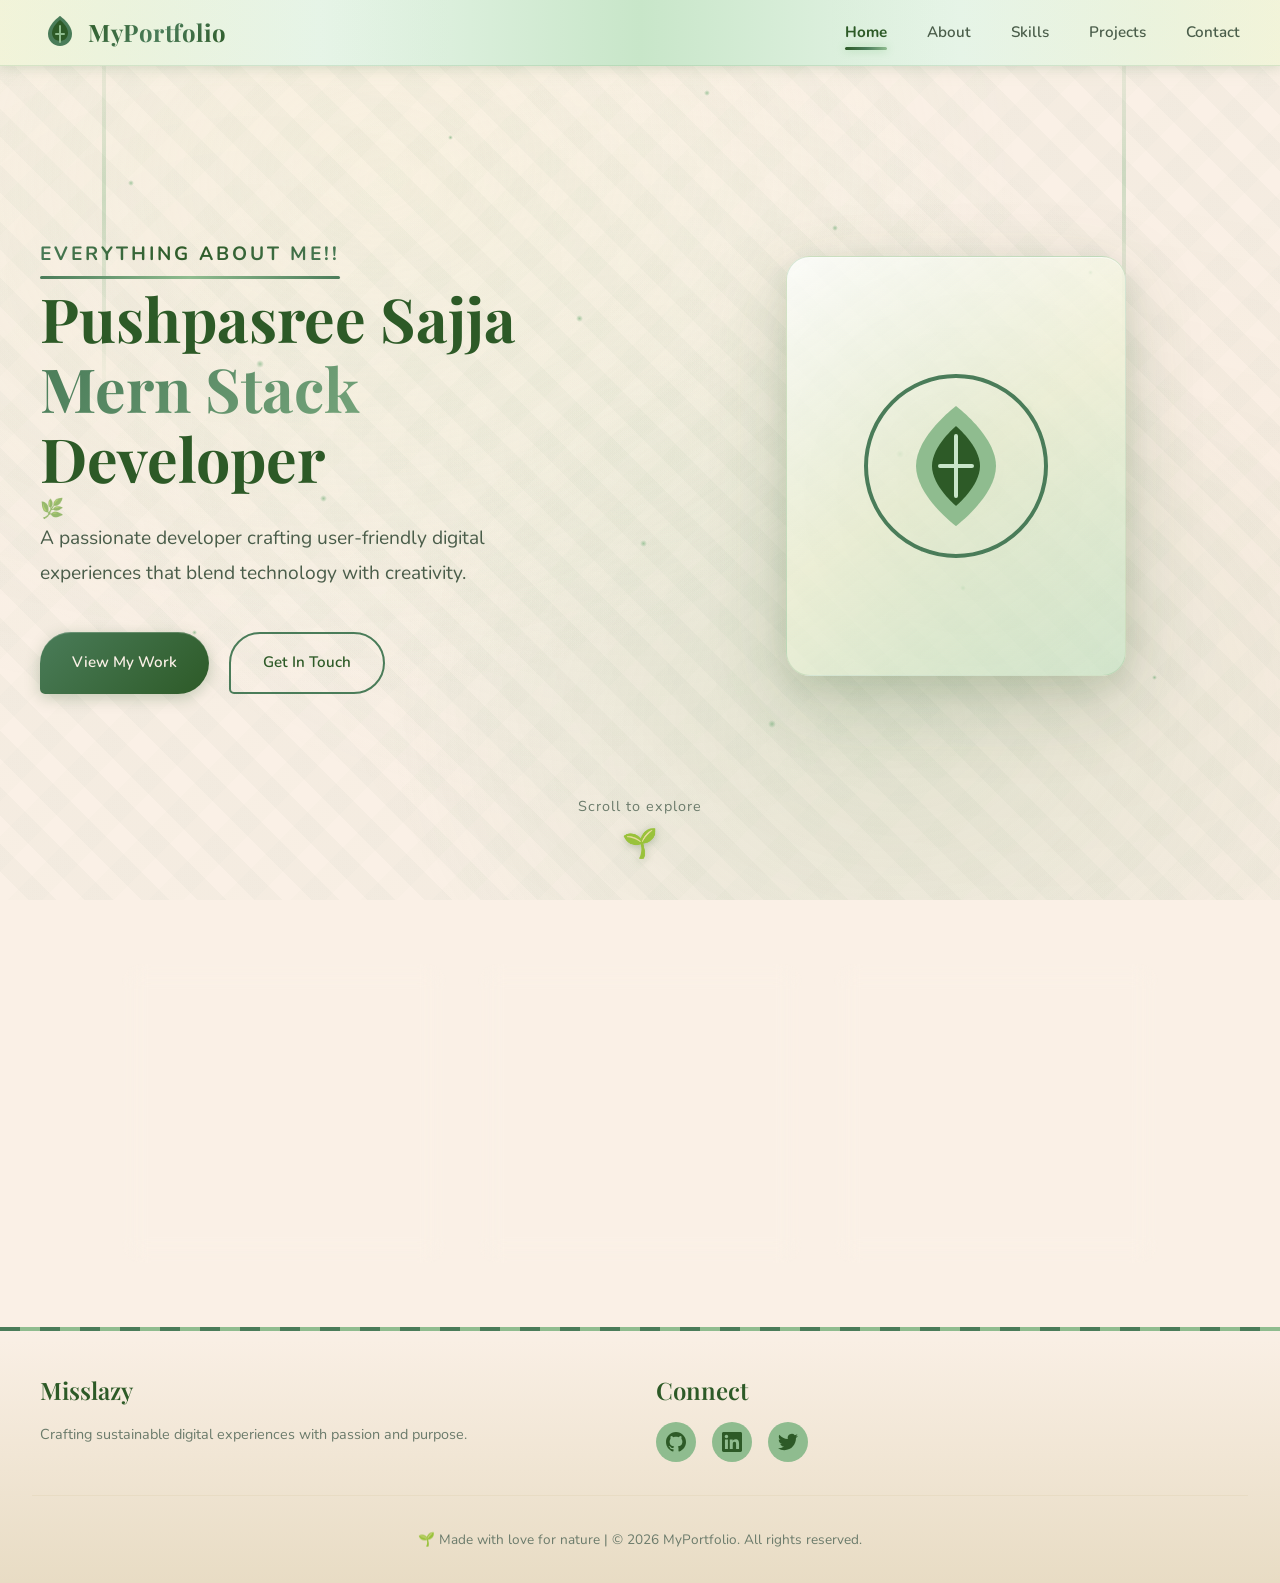
<file: index.html>
<!DOCTYPE html>
<html lang="en">
<head>
  <meta charset="UTF-8">
  <meta name="viewport" content="width=device-width, initial-scale=1.0">
  <title>Eco Portfolio | Home</title>
  <link rel="stylesheet" href="css/global.css">
  <link rel="stylesheet" href="css/navbar.css">
  <link rel="stylesheet" href="css/home.css">
</head>
<body>
  <!-- Navigation -->
  <nav class="navbar">
    <div class="nav-container">
      <a href="index.html" class="nav-logo">
        <svg viewBox="0 0 40 40" fill="none" xmlns="http://www.w3.org/2000/svg">
          <path d="M20 4C20 4 8 12 8 22C8 28.627 13.373 34 20 34C26.627 34 32 28.627 32 22C32 12 20 4 20 4Z" fill="#4A7C59"/>
          <path d="M20 8C20 8 12 14 12 21C12 25.418 15.582 29 20 29C24.418 29 28 25.418 28 21C28 14 20 8 20 8Z" fill="#2D5A27"/>
          <path d="M20 14V30M16 22H24" stroke="#8FBC8F" stroke-width="2" stroke-linecap="round"/>
        </svg>
        <span>MyPortfolio</span>
      </a>
      <ul class="nav-menu" id="navMenu">
        <li><a href="index.html" class="nav-link active">Home</a></li>
        <li><a href="about.html" class="nav-link">About</a></li>
        <li><a href="skills.html" class="nav-link">Skills</a></li>
        <li><a href="projects.html" class="nav-link">Projects</a></li>
        <li><a href="contact.html" class="nav-link">Contact</a></li>
      </ul>
      <div class="nav-toggle" id="navToggle">
        <span></span>
        <span></span>
        <span></span>
      </div>
    </div>
  </nav>

  <!-- Hero Section -->
  <section class="hero">
    <div class="hero-bg">
      <div class="hero-gradient"></div>
      <div class="hero-pattern"></div>
      
      <!-- Floating Particles - Pollen/Leaf-like -->
      <div class="particles-container">
        <div class="particle particle-1"></div>
        <div class="particle particle-2"></div>
        <div class="particle particle-3"></div>
        <div class="particle particle-4"></div>
        <div class="particle particle-5"></div>
        <div class="particle particle-6"></div>
        <div class="particle particle-7"></div>
        <div class="particle particle-8"></div>
        <div class="particle particle-9"></div>
        <div class="particle particle-10"></div>
        <div class="particle particle-11"></div>
        <div class="particle particle-12"></div>
        <div class="particle particle-13"></div>
        <div class="particle particle-14"></div>
        <div class="particle particle-15"></div>
      </div>
      
      <div class="vine vine-1"></div>
      <div class="vine vine-2"></div>
    </div>
    
    <div class="hero-content">
      <div class="hero-text">
        <p class="hero-greeting">Everything About ME!!</p>
        <h1 class="hero-title">
          <span class="title-line">Pushpasree Sajja</span>
          <span class="title-line highlight">Mern Stack</span>
          <span class="title-line">Developer</span>
        </h1>
        <p class="hero-description">
          A passionate developer crafting user-friendly digital experiences 
          that blend technology with creativity.
        </p>
        <div class="hero-cta">
          <a href="projects.html" class="btn btn-primary btn-leaf">View My Work</a>
          <a href="contact.html" class="btn btn-secondary">Get In Touch</a>
        </div>
      </div>
      
      <div class="hero-visual">
        <div class="hero-card">
          <div class="card-inner">
            <div class="card-leaf card-leaf-1"></div>
            <div class="card-leaf card-leaf-2"></div>
            <div class="card-leaf card-leaf-3"></div>
            <div class="card-circle">
              <svg viewBox="0 0 100 100" fill="none" xmlns="http://www.w3.org/2000/svg">
                <circle cx="50" cy="50" r="45" stroke="#4A7C59" stroke-width="2"/>
                <path d="M50 20C50 20 30 35 30 50C30 65 50 80 50 80C50 80 70 65 70 50C70 35 50 20 50 20Z" fill="#8FBC8F"/>
                <path d="M50 30C50 30 38 40 38 50C38 60 50 70 50 70C50 70 62 60 62 50C62 40 50 30 50 30Z" fill="#2D5A27"/>
                <path d="M50 35V65M42 50H58" stroke="#C8E6C9" stroke-width="2" stroke-linecap="round"/>
              </svg>
            </div>
          </div>
        </div>
      </div>
    </div>
    
    <div class="scroll-indicator">
      <span>Scroll to explore</span>
      <div class="scroll-arrow">
        <svg viewBox="0 0 24 24" fill="none" xmlns="http://www.w3.org/2000/svg">
          <path d="M12 5V19M12 19L5 12M12 19L19 12" stroke="currentColor" stroke-width="2" stroke-linecap="round" stroke-linejoin="round"/>
        </svg>
      </div>
    </div>
  </section>

  <!-- Quick Preview Section -->
  <section class="quick-preview">
    <div class="container">
      <div class="preview-grid">
        <a href="about.html" class="preview-card">
          <div class="preview-icon">
            <svg viewBox="0 0 24 24" fill="none" xmlns="http://www.w3.org/2000/svg">
              <path d="M12 2C6.48 2 2 6.48 2 12s4.48 10 10 10 10-4.48 10-10S17.52 2 12 2z" stroke="currentColor" stroke-width="2"/>
              <path d="M12 6v6l4 2" stroke="currentColor" stroke-width="2" stroke-linecap="round"/>
            </svg>
          </div>
          <h3>About Me</h3>
          <p>Learn my journey and passion for sustainable development</p>
          <span class="preview-link">Explore →</span>
        </a>
        
        <a href="skills.html" class="preview-card">
          <div class="preview-icon">
            <svg viewBox="0 0 24 24" fill="none" xmlns="http://www.w3.org/2000/svg">
              <path d="M9.663 17h4.673M12 3v1m6.364 1.636l-.707.707M21 12h-1M4 12H3m3.343-5.657l-.707-.707m2.828 9.9a5 5 0 117.072 0l-.548.547A3.374 3.374 0 0014 18.469V19a2 2 0 11-4 0v-.531c0-.895-.356-1.754-.988-2.386l-.548-.547z" stroke="currentColor" stroke-width="2" stroke-linecap="round" stroke-linejoin="round"/>
            </svg>
          </div>
          <h3>Skills</h3>
          <p>Discover my expertise in sustainable tech solutions</p>
          <span class="preview-link">Explore →</span>
        </a>
        
        <a href="projects.html" class="preview-card">
          <div class="preview-icon">
            <svg viewBox="0 0 24 24" fill="none" xmlns="http://www.w3.org/2000/svg">
              <path d="M3 7l6-4 6 4 6-4v14l-6 4-6-4-6 4V7z" stroke="currentColor" stroke-width="2" stroke-linejoin="round"/>
              <path d="M9 3v14M15 7v14" stroke="currentColor" stroke-width="2"/>
            </svg>
          </div>
          <h3>Projects</h3>
          <p>Browse through my eco-conscious portfolio</p>
          <span class="preview-link">Explore →</span>
        </a>
      </div>
    </div>
  </section>

  <!-- Footer -->
  <footer class="footer">
    <div class="footer-content">
      <div class="footer-section">
        <h4>Misslazy</h4>
        <p>Crafting sustainable digital experiences with passion and purpose.</p>
      </div>
      <div class="footer-section">
        <h4>Connect</h4>
        <div class="footer-social">
          <a href="#" class="social-link" aria-label="GitHub">
            <svg viewBox="0 0 24 24" fill="currentColor" width="20" height="20">
              <path d="M12 0c-6.626 0-12 5.373-12 12 0 5.302 3.438 9.8 8.207 11.387.599.111.793-.261.793-.577v-2.234c-3.338.726-4.033-1.416-4.033-1.416-.546-1.387-1.333-1.756-1.333-1.756-1.089-.745.083-.729.083-.729 1.205.084 1.839 1.237 1.839 1.237 1.07 1.834 2.807 1.304 3.492.997.107-.775.418-1.305.762-1.604-2.665-.305-5.467-1.334-5.467-5.931 0-1.311.469-2.381 1.236-3.221-.124-.303-.535-1.524.117-3.176 0 0 1.008-.322 3.301 1.23.957-.266 1.983-.399 3.003-.404 1.02.005 2.047.138 3.006.404 2.291-1.552 3.297-1.23 3.297-1.23.653 1.653.242 2.874.118 3.176.77.84 1.235 1.911 1.235 3.221 0 4.609-2.807 5.624-5.479 5.921.43.372.823 1.102.823 2.222v3.293c0 .319.192.694.801.576 4.765-1.589 8.199-6.086 8.199-11.386 0-6.627-5.373-12-12-12z"/>
            </svg>
          </a>
          <a href="#" class="social-link" aria-label="LinkedIn">
            <svg viewBox="0 0 24 24" fill="currentColor" width="20" height="20">
              <path d="M20.447 20.452h-3.554v-5.569c0-1.328-.027-3.037-1.852-3.037-1.853 0-2.136 1.445-2.136 2.939v5.667H9.351V9h3.414v1.561h.046c.477-.9 1.637-1.85 3.37-1.85 3.601 0 4.267 2.37 4.267 5.455v6.286zM5.337 7.433c-1.144 0-2.063-.926-2.063-2.065 0-1.138.92-2.063 2.063-2.063 1.14 0 2.064.925 2.064 2.063 0 1.139-.925 2.065-2.064 2.065zm1.782 13.019H3.555V9h3.564v11.452zM22.225 0H1.771C.792 0 0 .774 0 1.729v20.542C0 23.227.792 24 1.771 24h20.451C23.2 24 24 23.227 24 22.271V1.729C24 .774 23.2 0 22.222 0h.003z"/>
            </svg>
          </a>
          <a href="#" class="social-link" aria-label="Twitter">
            <svg viewBox="0 0 24 24" fill="currentColor" width="20" height="20">
              <path d="M23.953 4.57a10 10 0 01-2.825.775 4.958 4.958 0 002.163-2.723c-.951.555-2.005.959-3.127 1.184a4.92 4.92 0 00-8.384 4.482C7.69 8.095 4.067 6.13 1.64 3.162a4.822 4.822 0 00-.666 2.475c0 1.71.87 3.213 2.188 4.096a4.904 4.904 0 01-2.228-.616v.06a4.923 4.923 0 003.946 4.827 4.996 4.996 0 01-2.212.085 4.936 4.936 0 004.604 3.417 9.867 9.867 0 01-6.102 2.105c-.39 0-.779-.023-1.17-.067a13.995 13.995 0 007.557 2.209c9.053 0 13.998-7.496 13.998-13.985 0-.21 0-.42-.015-.63A9.935 9.935 0 0024 4.59z"/>
            </svg>
          </a>
        </div>
      </div>
    </div>
    <div class="footer-bottom">
      <p>🌱 Made with love for nature | © 2026 MyPortfolio. All rights reserved.</p>
    </div>
  </footer>

  <script src="js/main.js"></script>
</body>
</html>
</file>
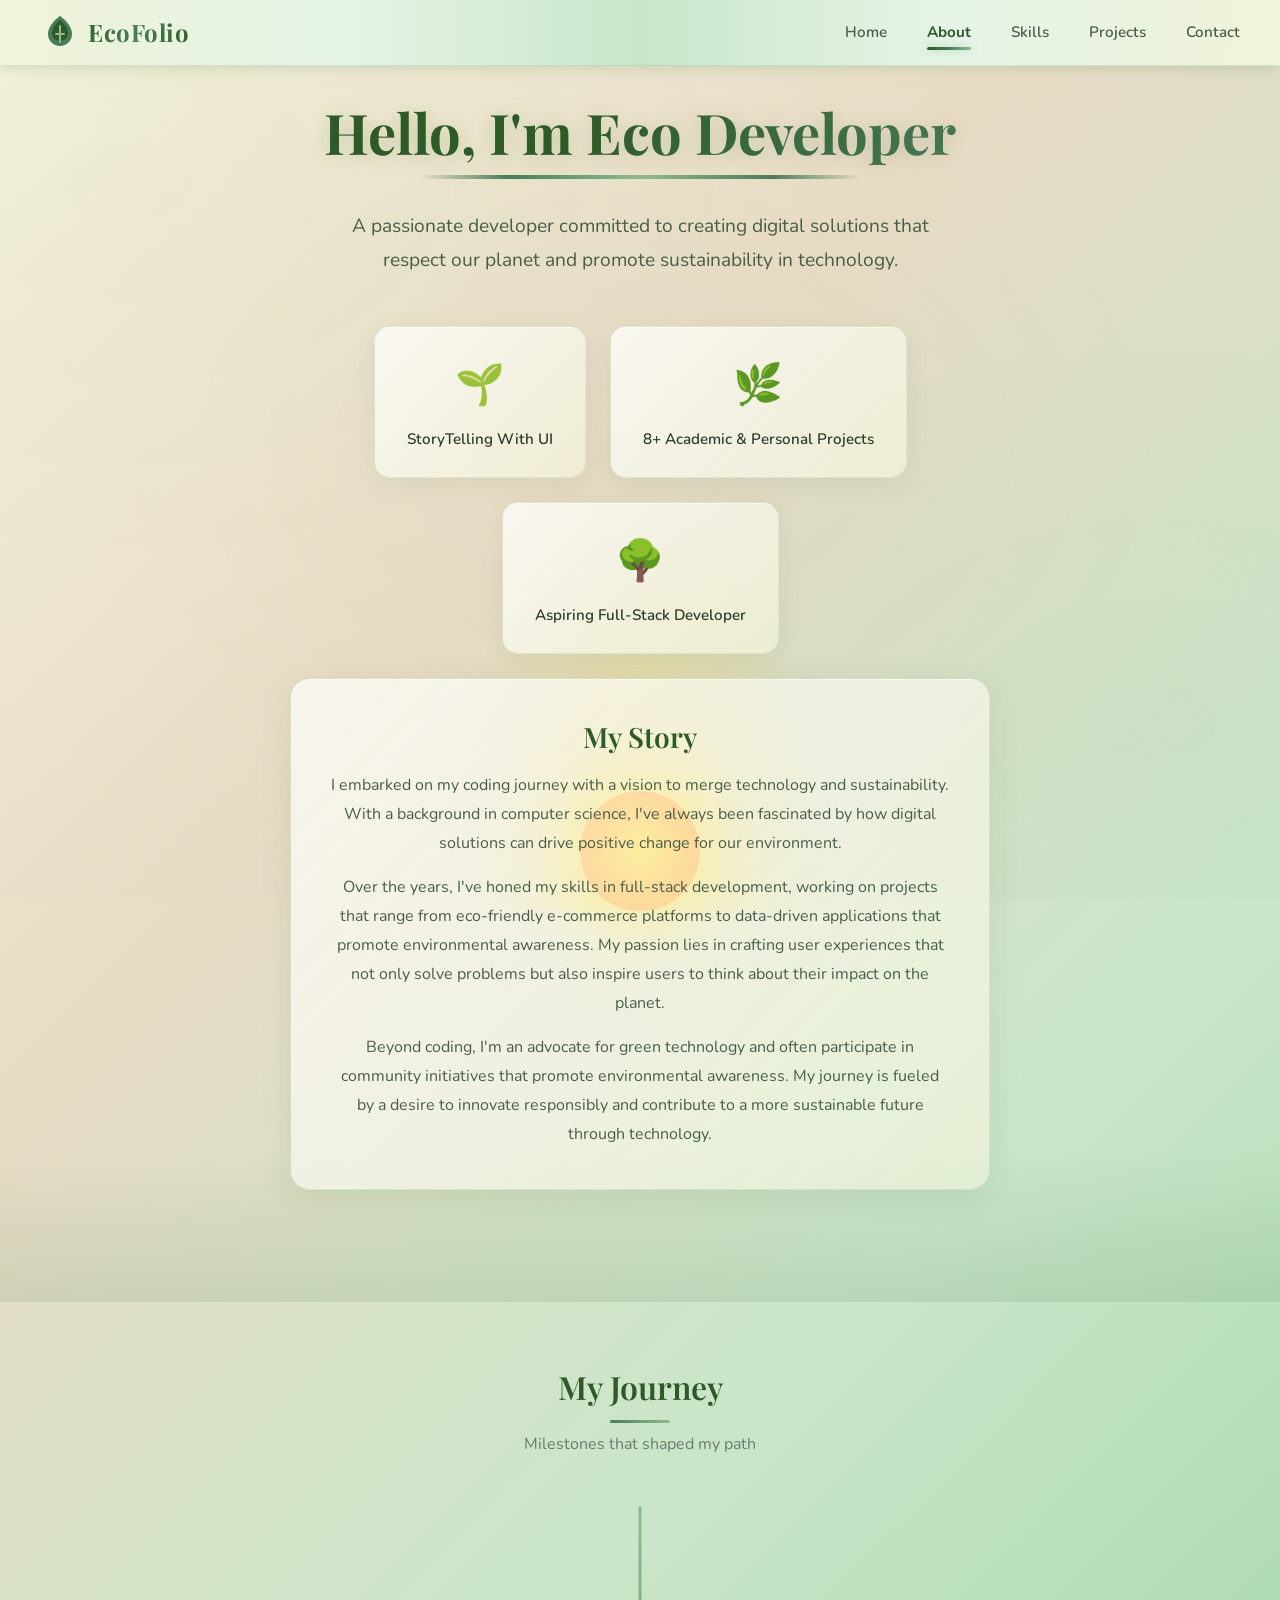
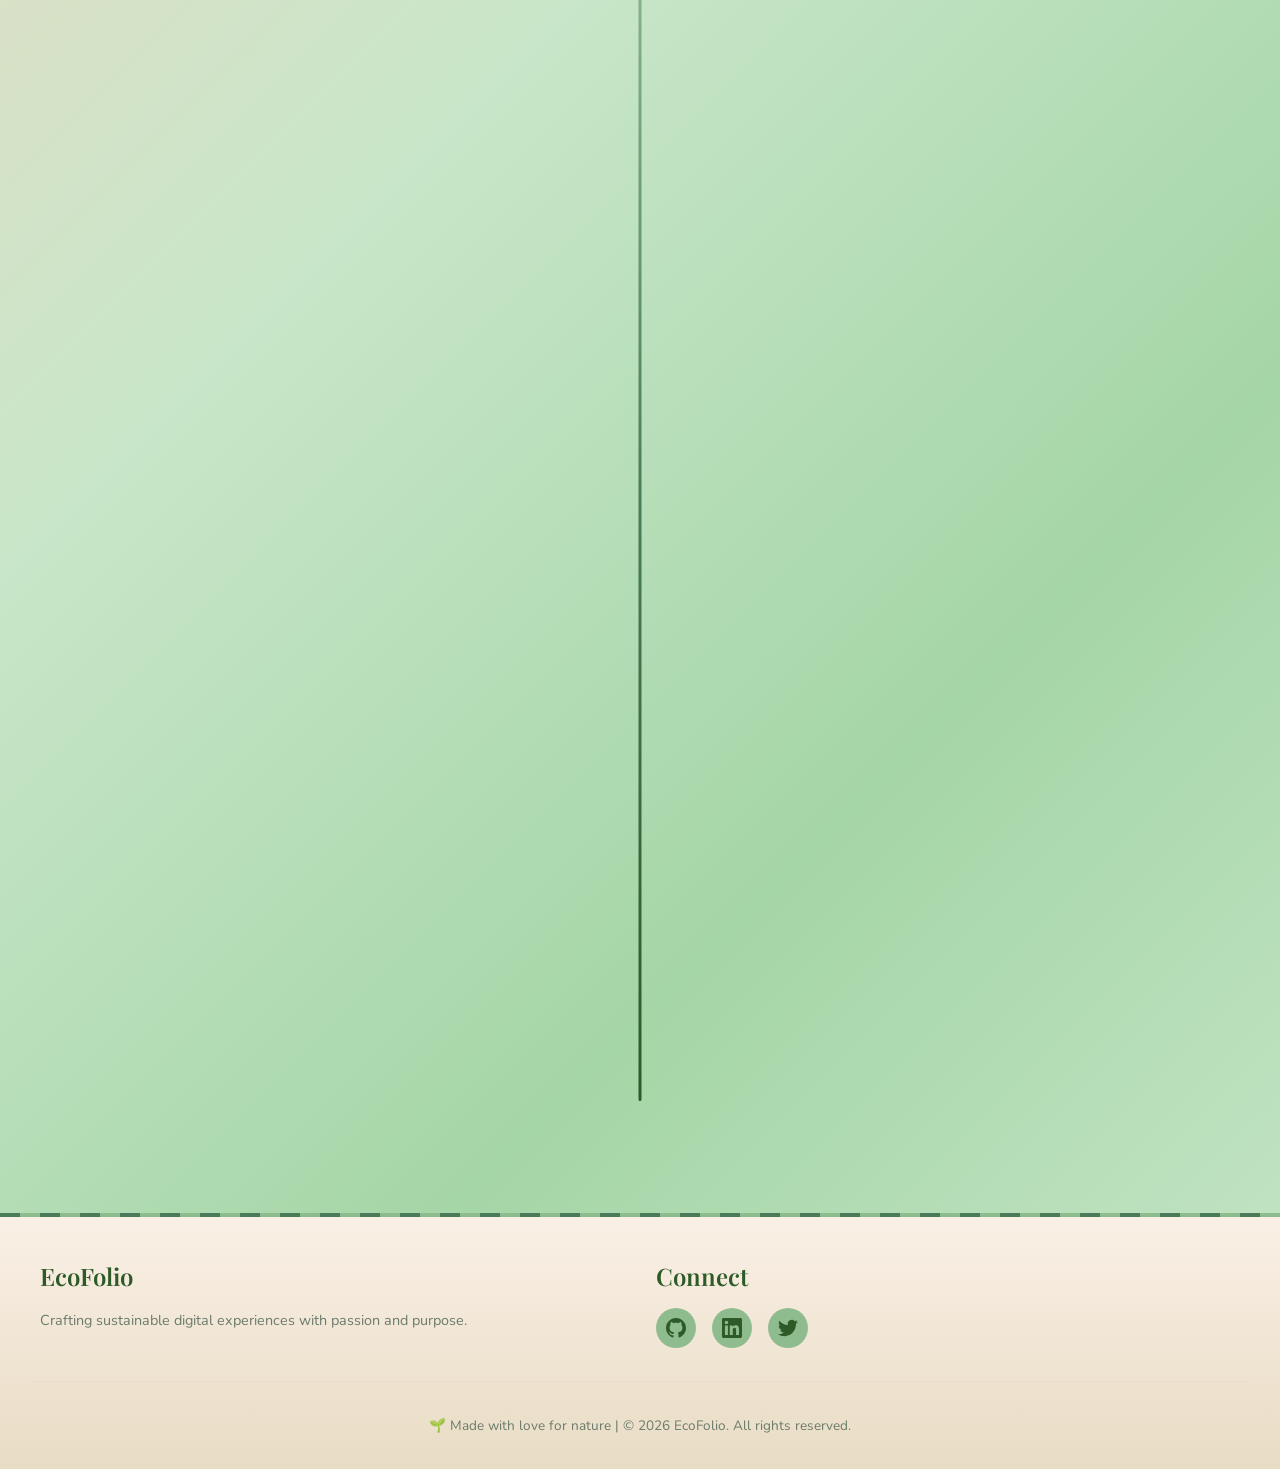
<file: about.html>
<!DOCTYPE html>
<html lang="en">
<head>
  <meta charset="UTF-8">
  <meta name="viewport" content="width=device-width, initial-scale=1.0">
  <title>Eco Portfolio | About Me</title>
  <link rel="stylesheet" href="css/global.css">
  <link rel="stylesheet" href="css/navbar.css">
  <link rel="stylesheet" href="css/about.css">
</head>
<body class="about-page">
  <!-- Navigation -->
  <nav class="navbar">
    <div class="nav-container">
      <a href="index.html" class="nav-logo">
        <svg viewBox="0 0 40 40" fill="none" xmlns="http://www.w3.org/2000/svg">
          <path d="M20 4C20 4 8 12 8 22C8 28.627 13.373 34 20 34C26.627 34 32 28.627 32 22C32 12 20 4 20 4Z" fill="#4A7C59"/>
          <path d="M20 8C20 8 12 14 12 21C12 25.418 15.582 29 20 29C24.418 29 28 25.418 28 21C28 14 20 8 20 8Z" fill="#2D5A27"/>
          <path d="M20 14V30M16 22H24" stroke="#8FBC8F" stroke-width="2" stroke-linecap="round"/>
        </svg>
        <span>EcoFolio</span>
      </a>
      <ul class="nav-menu" id="navMenu">
        <li><a href="index.html" class="nav-link">Home</a></li>
        <li><a href="about.html" class="nav-link active">About</a></li>
        <li><a href="skills.html" class="nav-link">Skills</a></li>
        <li><a href="projects.html" class="nav-link">Projects</a></li>
        <li><a href="contact.html" class="nav-link">Contact</a></li>
      </ul>
      <div class="nav-toggle" id="navToggle">
        <span></span>
        <span></span>
        <span></span>
      </div>
    </div>
  </nav>

  <!-- Sunrise Hero Section -->
  <section class="sunrise-hero">
    <!-- Sunrise Animation -->
    <div class="sunrise-container">
      <div class="sunrise-glow">
        <div class="sun-rays"></div>
        <div class="sun-core"></div>
      </div>
      <div class="horizon-line"></div>
    </div>
    
    <!-- Hero Content -->
    <div class="sunrise-content">
      <h1 class="sunrise-title">Hello, I'm <span class="highlight">Eco Developer</span></h1>
      <p class="sunrise-subtitle">
        A passionate developer committed to creating digital solutions that respect our planet 
        and promote sustainability in technology.
      </p>
      
      <!-- Animated Stats -->
      <div class="sunrise-stats">
        <div class="stat-card" data-target="5">
          <div class="stat-icon">🌱</div>
          <div class="stat-info">
            <span class="stat-label">StoryTelling With UI</span>
          </div>
        </div>
        
        <div class="stat-card" data-target="30">
          <div class="stat-icon">🌿</div>
          <div class="stat-info">
            <span class="stat-label">8+ Academic & Personal Projects</span>
          </div>
        </div>
        
        <div class="stat-card" data-target="20">
          <div class="stat-icon">🌳</div>
          <div class="stat-info">
            <span class="stat-label">Aspiring Full-Stack Developer</span>
          </div>
        </div>
        <div class="bio-text">
          <h2>My Story</h2>
          <p>
            I embarked on my coding journey with a vision to merge technology and sustainability. 
            With a background in computer science, I've always been fascinated by how digital 
            solutions can drive positive change for our environment.
          </p>
          <p>
            Over the years, I've honed my skills in full-stack development, working on projects 
            that range from eco-friendly e-commerce platforms to data-driven applications that 
            promote environmental awareness. My passion lies in crafting user experiences that not 
            only solve problems but also inspire users to think about their impact on the planet.
          </p>
          <p>
            Beyond coding, I'm an advocate for green technology and often participate in 
            community initiatives that promote environmental awareness. My journey is fueled by 
            a desire to innovate responsibly and contribute to a more sustainable future through 
            technology.
          </p>
        </div>
      </div>
    </div>
  </section>


  <!-- Timeline Section -->
  <section class="timeline-section">
    <div class="container">
      <div class="section-title">
        <h2>My Journey</h2>
        <p>Milestones that shaped my path</p>
      </div>
      
      <div class="timeline">
        <!-- Timeline Item 1 -->
        <div class="timeline-item" data-year="2019">
          <div class="timeline-marker">
            <div class="marker-icon">
              <!-- Leaf Icon -->
              <svg viewBox="0 0 24 24" fill="none" xmlns="http://www.w3.org/2000/svg">
                <path d="M12 2C6.5 2 2 6.5 2 12c0 2.5 1 4.5 2 6.5C4 19 5 20 6.5 20.5c1 .3 2 .5 3 .5 5.5 0 10-4.5 10-10 0-2-.5-4-1.5-5.5" stroke="currentColor" stroke-width="2" stroke-linecap="round"/>
                <path d="M12 22c0-5.5 4.5-10 10-10" stroke="currentColor" stroke-width="2" stroke-linecap="round"/>
                <path d="M12 12c0-3 2-5 5-5" stroke="currentColor" stroke-width="2" stroke-linecap="round"/>
              </svg>
            </div>
          </div>
          <div class="timeline-content">
            <div class="timeline-year">2020-24</div>
            <h3>The Beginning</h3>
            <p>B.Tech</p>
            <p>Computer Science Engineering</p>
            <div class="timeline-icon">🌿</div>
          </div>
        </div>
        
        <!-- Timeline Item 2 -->
        <div class="timeline-item" data-year="2020">
          <div class="timeline-marker">
            <div class="marker-icon">
              <!-- Sun Icon -->
              <svg viewBox="0 0 24 24" fill="none" xmlns="http://www.w3.org/2000/svg">
                <circle cx="12" cy="12" r="4" stroke="currentColor" stroke-width="2"/>
                <path d="M12 2v2M12 20v2M4.93 4.93l1.41 1.41M17.66 17.66l1.41 1.41M2 12h2M20 12h2M6.34 17.66l-1.41 1.41M19.07 4.93l-1.41 1.41" stroke="currentColor" stroke-width="2" stroke-linecap="round"/>
              </svg>
            </div>
          </div>
          <div class="timeline-content">
            <div class="timeline-year">2023</div>
            <h3>Internship</h3>
            <p>Codegnan Nov-Dec</p>
            <p>Data Science Intern</p>
            <div class="timeline-icon">☀️</div>
          </div>
        </div>
        
        <!-- Timeline Item 3 -->
        <div class="timeline-item" data-year="2021">
          <div class="timeline-marker">
            <div class="marker-icon">
              <!-- Water Droplet Icon -->
              <svg viewBox="0 0 24 24" fill="none" xmlns="http://www.w3.org/2000/svg">
                <path d="M12 2.69l5.66 5.66a8 8 0 11-11.31 0z" stroke="currentColor" stroke-width="2" stroke-linecap="round" stroke-linejoin="round"/>
              </svg>
            </div>
          </div>
          <div class="timeline-content">
            <div class="timeline-year">2024</div>
            <h3>NxtWave</h3>
            <p>Mern Stack Developer</p>
            <div class="timeline-icon">💧</div>
          </div>
        </div>
        
        <!-- Timeline Item 4 -->
        <div class="timeline-item" data-year="2022">
          <div class="timeline-marker">
            <div class="marker-icon">
              <!-- Leaf Icon -->
              <svg viewBox="0 0 24 24" fill="none" xmlns="http://www.w3.org/2000/svg">
                <path d="M12 2C6.5 2 2 6.5 2 12c0 2.5 1 4.5 2 6.5C4 19 5 20 6.5 20.5c1 .3 2 .5 3 .5 5.5 0 10-4.5 10-10 0-2-.5-4-1.5-5.5" stroke="currentColor" stroke-width="2" stroke-linecap="round"/>
                <path d="M12 22c0-5.5 4.5-10 10-10" stroke="currentColor" stroke-width="2" stroke-linecap="round"/>
                <path d="M12 12c0-3 2-5 5-5" stroke="currentColor" stroke-width="2" stroke-linecap="round"/>
              </svg>
            </div>
          </div>
          <div class="timeline-content">
            <div class="timeline-year">2024-25</div>
            <h3>Academic Projects</h3>
            <p>Councelling Managment Application</p>
            <p>Houseprice Prediction</p>
            <div class="timeline-icon">🍃</div>
          </div>
        </div>
        
        <!-- Timeline Item 5 -->
        <div class="timeline-item" data-year="2023">
          <div class="timeline-marker">
            <div class="marker-icon">
              <!-- Sun Icon -->
              <svg viewBox="0 0 24 24" fill="none" xmlns="http://www.w3.org/2000/svg">
                <circle cx="12" cy="12" r="4" stroke="currentColor" stroke-width="2"/>
                <path d="M12 2v2M12 20v2M4.93 4.93l1.41 1.41M17.66 17.66l1.41 1.41M2 12h2M20 12h2M6.34 17.66l-1.41 1.41M19.07 4.93l-1.41 1.41" stroke="currentColor" stroke-width="2" stroke-linecap="round"/>
              </svg>
            </div>
          </div>
          <div class="timeline-content">
            <div class="timeline-year">2024-25</div>
            <h3>Personal Projects</h3>
            <p>Ecommerce Website</p>
            <p>Task Tracker</p>
            <p>Portfolio</p>
            <div class="timeline-icon">🌻</div>
          </div>
        </div>
        
        <!-- Timeline Item 6 -->
        <div class="timeline-item" data-year="2024">
          <div class="timeline-marker">
            <div class="marker-icon">
              <!-- Water Droplet Icon -->
              <svg viewBox="0 0 24 24" fill="none" xmlns="http://www.w3.org/2000/svg">
                <path d="M12 2.69l5.66 5.66a8 8 0 11-11.31 0z" stroke="currentColor" stroke-width="2" stroke-linecap="round" stroke-linejoin="round"/>
              </svg>
            </div>
          </div>
          <div class="timeline-content">
            <div class="timeline-year">2026</div>
            <h3>Present Day</h3>
            <p>Continuing to push boundaries in sustainable technology, working on innovative 
               projects.</p>
            <div class="timeline-icon">🌱</div>
          </div>
        </div>
      </div>
    </div>
  </section>

  <!-- Footer -->
  <footer class="footer">
    <div class="footer-content">
      <div class="footer-section">
        <h4>EcoFolio</h4>
        <p>Crafting sustainable digital experiences with passion and purpose.</p>
      </div>
      <div class="footer-section">
        <h4>Connect</h4>
        <div class="footer-social">
          <a href="#" class="social-link" aria-label="GitHub">
            <svg viewBox="0 0 24 24" fill="currentColor" width="20" height="20">
              <path d="M12 0c-6.626 0-12 5.373-12 12 0 5.302 3.438 9.8 8.207 11.387.599.111.793-.261.793-.577v-2.234c-3.338.726-4.033-1.416-4.033-1.416-.546-1.387-1.333-1.756-1.333-1.756-1.089-.745.083-.729.083-.729 1.205.084 1.839 1.237 1.839 1.237 1.07 1.834 2.807 1.304 3.492.997.107-.775.418-1.305.762-1.604-2.665-.305-5.467-1.334-5.467-5.931 0-1.311.469-2.381 1.236-3.221-.124-.303-.535-1.524.117-3.176 0 0 1.008-.322 3.301 1.23.957-.266 1.983-.399 3.003-.404 1.02.005 2.047.138 3.006.404 2.291-1.552 3.297-1.23 3.297-1.23.653 1.653.242 2.874.118 3.176.77.84 1.235 1.911 1.235 3.221 0 4.609-2.807 5.624-5.479 5.921.43.372.823 1.102.823 2.222v3.293c0 .319.192.694.801.576 4.765-1.589 8.199-6.086 8.199-11.386 0-6.627-5.373-12-12-12z"/>
            </svg>
          </a>
          <a href="#" class="social-link" aria-label="LinkedIn">
            <svg viewBox="0 0 24 24" fill="currentColor" width="20" height="20">
              <path d="M20.447 20.452h-3.554v-5.569c0-1.328-.027-3.037-1.852-3.037-1.853 0-2.136 1.445-2.136 2.939v5.667H9.351V9h3.414v1.561h.046c.477-.9 1.637-1.85 3.37-1.85 3.601 0 4.267 2.37 4.267 5.455v6.286zM5.337 7.433c-1.144 0-2.063-.926-2.063-2.065 0-1.138.92-2.063 2.063-2.063 1.14 0 2.064.925 2.064 2.063 0 1.139-.925 2.065-2.064 2.065zm1.782 13.019H3.555V9h3.564v11.452zM22.225 0H1.771C.792 0 0 .774 0 1.729v20.542C0 23.227.792 24 1.771 24h20.451C23.2 24 24 23.227 24 22.271V1.729C24 .774 23.2 0 22.222 0h.003z"/>
            </svg>
          </a>
          <a href="#" class="social-link" aria-label="Twitter">
            <svg viewBox="0 0 24 24" fill="currentColor" width="20" height="20">
              <path d="M23.953 4.57a10 10 0 01-2.825.775 4.958 4.958 0 002.163-2.723c-.951.555-2.005.959-3.127 1.184a4.92 4.92 0 00-8.384 4.482C7.69 8.095 4.067 6.13 1.64 3.162a4.822 4.822 0 00-.666 2.475c0 1.71.87 3.213 2.188 4.096a4.904 4.904 0 01-2.228-.616v.06a4.923 4.923 0 003.946 4.827 4.996 4.996 0 01-2.212.085 4.936 4.936 0 004.604 3.417 9.867 9.867 0 01-6.102 2.105c-.39 0-.779-.023-1.17-.067a13.995 13.995 0 007.557 2.209c9.053 0 13.998-7.496 13.998-13.985 0-.21 0-.42-.015-.63A9.935 9.935 0 0024 4.59z"/>
            </svg>
          </a>
        </div>
      </div>
    </div>
    <div class="footer-bottom">
      <p>🌱 Made with love for nature | © 2026 EcoFolio. All rights reserved.</p>
    </div>
  </footer>

  <script src="js/main.js"></script>
  <script>
    // Counter Animation
    document.addEventListener('DOMContentLoaded', () => {
      const counters = document.querySelectorAll('.stat-number');
      const speed = 200;
      
      const animateCounters = () => {
        counters.forEach(counter => {
          const target = +counter.getAttribute('data-target');
          const statCard = counter.closest('.stat-card');
          const rect = statCard.getBoundingClientRect();
          
          if (rect.top < window.innerHeight - 100) {
            let count = 0;
            const increment = target / speed;
            
            const updateCount = () => {
              count += increment;
              if (count < target) {
                counter.textContent = Math.floor(count);
                requestAnimationFrame(updateCount);
              } else {
                counter.textContent = target;
              }
            };
            
            updateCount();
          }
        });
      };
      
      window.addEventListener('scroll', animateCounters);
      animateCounters();
    });
  </script>
</body>
</html>
</file>
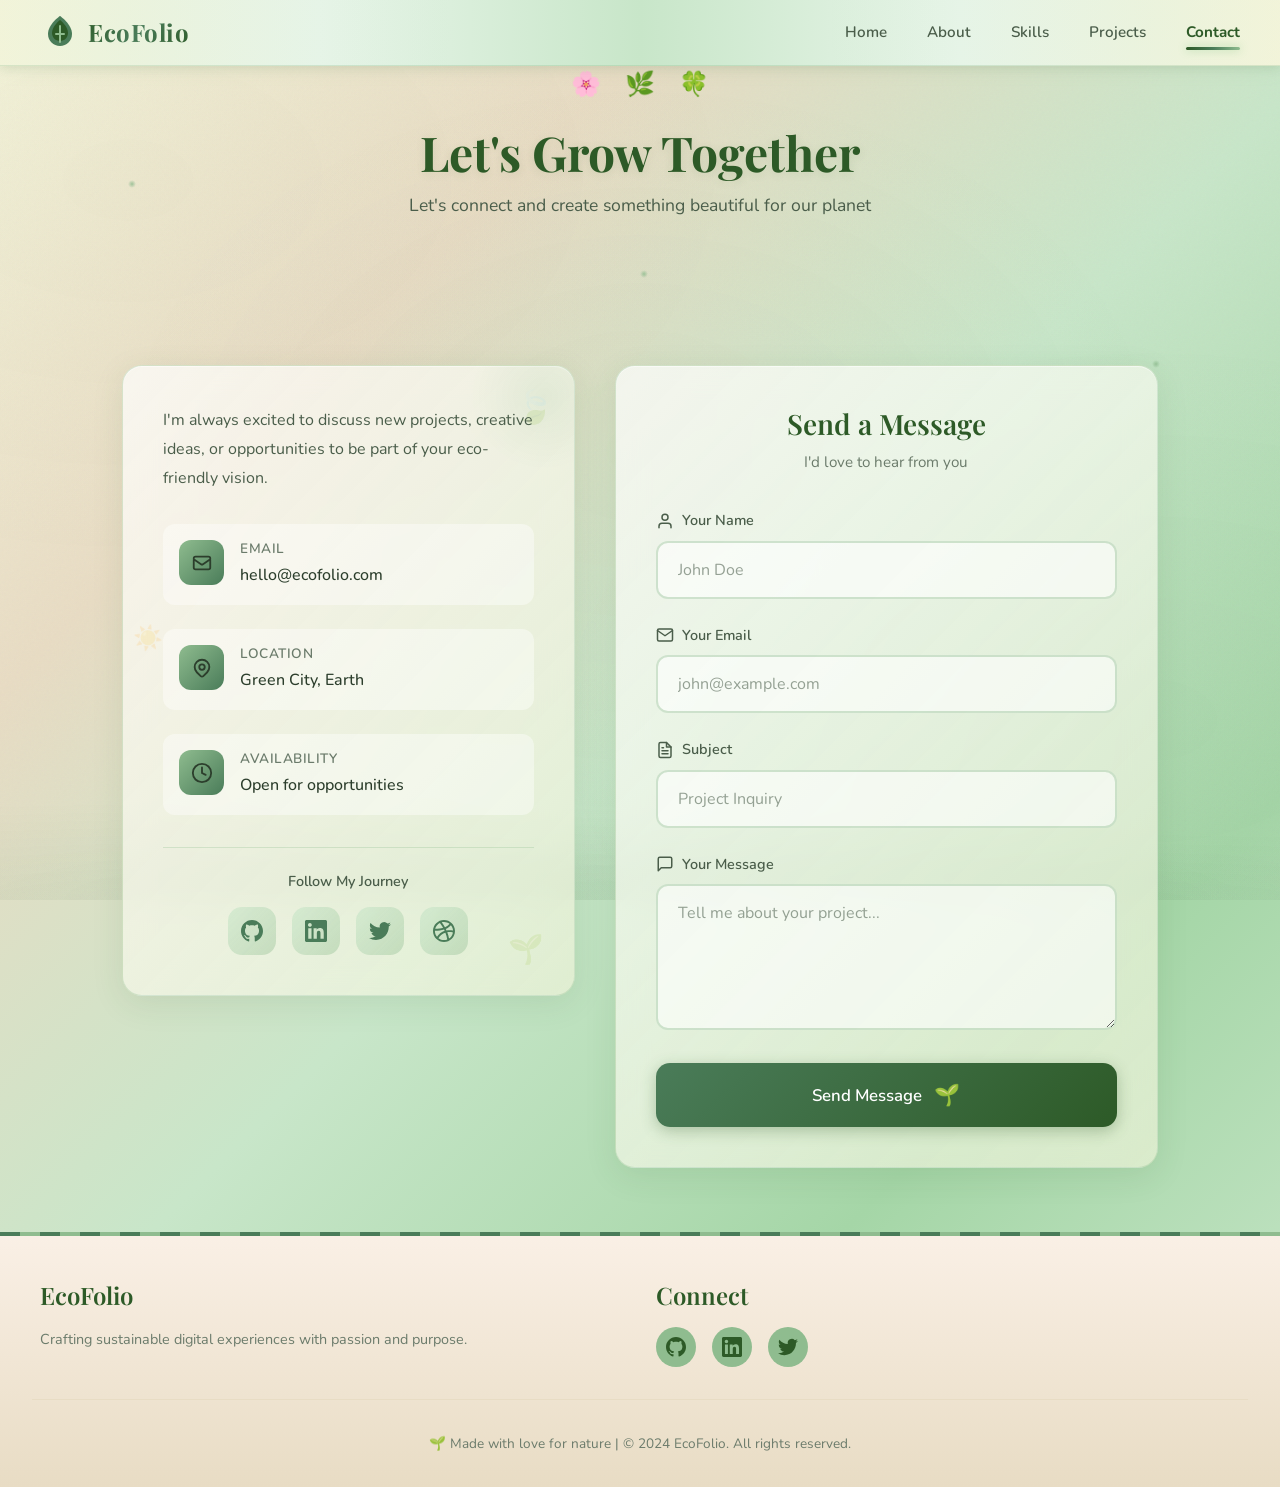
<file: contact.html>
<!DOCTYPE html>
<html lang="en">
<head>
  <meta charset="UTF-8">
  <meta name="viewport" content="width=device-width, initial-scale=1.0">
  <title>Eco Portfolio | Contact</title>
  <link rel="stylesheet" href="css/global.css">
  <link rel="stylesheet" href="css/navbar.css">
  <link rel="stylesheet" href="css/contact.css">
</head>
<body class="contact-page">
  <!-- Navigation -->
  <nav class="navbar">
    <div class="nav-container">
      <a href="index.html" class="nav-logo">
        <svg viewBox="0 0 40 40" fill="none" xmlns="http://www.w3.org/2000/svg">
          <path d="M20 4C20 4 8 12 8 22C8 28.627 13.373 34 20 34C26.627 34 32 28.627 32 22C32 12 20 4 20 4Z" fill="#4A7C59"/>
          <path d="M20 8C20 8 12 14 12 21C12 25.418 15.582 29 20 29C24.418 29 28 25.418 28 21C28 14 20 8 20 8Z" fill="#2D5A27"/>
          <path d="M20 14V30M16 22H24" stroke="#8FBC8F" stroke-width="2" stroke-linecap="round"/>
        </svg>
        <span>EcoFolio</span>
      </a>
      <ul class="nav-menu" id="navMenu">
        <li><a href="index.html" class="nav-link">Home</a></li>
        <li><a href="about.html" class="nav-link">About</a></li>
        <li><a href="skills.html" class="nav-link">Skills</a></li>
        <li><a href="projects.html" class="nav-link">Projects</a></li>
        <li><a href="contact.html" class="nav-link active">Contact</a></li>
      </ul>
      <div class="nav-toggle" id="navToggle">
        <span></span>
        <span></span>
        <span></span>
      </div>
    </div>
  </nav>

  <!-- Page Header -->
  <header class="page-header">
    <div class="header-nature">
      <span class="nature-element">🌸</span>
      <span class="nature-element">🌿</span>
      <span class="nature-element">🍀</span>
    </div>
    <h1 class="page-title">Let's Grow Together</h1>
    <p class="page-subtitle">Let's connect and create something beautiful for our planet</p>
  </header>

  <!-- Main Content -->
  <main>
    <!-- Drifting Leaves Background -->
    <div class="drifting-leaves">
      <span class="drift-leaf">🍃</span>
      <span class="drift-leaf">🌿</span>
      <span class="drift-leaf">🍂</span>
      <span class="drift-leaf">🌱</span>
      <span class="drift-leaf">🍃</span>
      <span class="drift-leaf">🌿</span>
      <span class="drift-leaf">🍀</span>
      <span class="drift-leaf">🌾</span>
    </div>
    
    <!-- Glowing Particles -->
    <div class="glowing-particles">
      <div class="glow-particle"></div>
      <div class="glow-particle"></div>
      <div class="glow-particle"></div>
      <div class="glow-particle"></div>
      <div class="glow-particle"></div>
    </div>
    
    <!-- Parallax Hills -->
    <div class="parallax-eco-layer hills"></div>

    <!-- Contact Section -->
    <section class="contact-section">
      <div class="container">
        <div class="contact-wrapper">
          <!-- Contact Info -->
          <div class="contact-info">
            <div class="info-card">
              <!-- Eco icon accents -->
              <span class="eco-icon-accent leaf">🍃</span>
              <span class="eco-icon-accent sun">☀️</span>
              <span class="eco-icon-accent sprout">🌱</span>
              
              <div class="info-decoration"></div>
              <p>
                I'm always excited to discuss new projects, creative ideas, 
                or opportunities to be part of your eco-friendly vision.
              </p>
              
              <div class="info-items">
                <div class="info-item">
                  <div class="info-icon">
                    <svg viewBox="0 0 24 24" fill="none" xmlns="http://www.w3.org/2000/svg">
                      <path d="M3 8l7.89 5.26a2 2 0 002.22 0L21 8M5 19h14a2 2 0 002-2V7a2 2 0 00-2-2H5a2 2 0 00-2 2v10a2 2 0 002 2z" stroke="currentColor" stroke-width="2" stroke-linecap="round" stroke-linejoin="round"/>
                    </svg>
                  </div>
                  <div class="info-content">
                    <h4>Email</h4>
                    <p>hello@ecofolio.com</p>
                  </div>
                </div>
                
                <div class="info-item">
                  <div class="info-icon">
                    <svg viewBox="0 0 24 24" fill="none" xmlns="http://www.w3.org/2000/svg">
                      <path d="M17.657 16.657L13.414 20.9a1.998 1.998 0 01-2.827 0l-4.244-4.243a8 8 0 1111.314 0z" stroke="currentColor" stroke-width="2" stroke-linecap="round" stroke-linejoin="round"/>
                      <path d="M15 11a3 3 0 11-6 0 3 3 0 016 0z" stroke="currentColor" stroke-width="2" stroke-linecap="round" stroke-linejoin="round"/>
                    </svg>
                  </div>
                  <div class="info-content">
                    <h4>Location</h4>
                    <p>Green City, Earth</p>
                  </div>
                </div>
                
                <div class="info-item">
                  <div class="info-icon">
                    <svg viewBox="0 0 24 24" fill="none" xmlns="http://www.w3.org/2000/svg">
                      <circle cx="12" cy="12" r="10" stroke="currentColor" stroke-width="2"/>
                      <path d="M12 6v6l4 2" stroke="currentColor" stroke-width="2" stroke-linecap="round"/>
                    </svg>
                  </div>
                  <div class="info-content">
                    <h4>Availability</h4>
                    <p>Open for opportunities</p>
                  </div>
                </div>
              </div>
              
              <!-- Social Links -->
              <div class="social-section">
                <h4>Follow My Journey</h4>
                <div class="social-links">
                  <a href="#" class="social-btn" aria-label="GitHub">
                    <svg viewBox="0 0 24 24" fill="currentColor">
                      <path d="M12 0c-6.626 0-12 5.373-12 12 0 5.302 3.438 9.8 8.207 11.387.599.111.793-.261.793-.577v-2.234c-3.338.726-4.033-1.416-4.033-1.416-.546-1.387-1.333-1.756-1.333-1.756-1.089-.745.083-.729.083-.729 1.205.084 1.839 1.237 1.839 1.237 1.07 1.834 2.807 1.304 3.492.997.107-.775.418-1.305.762-1.604-2.665-.305-5.467-1.334-5.467-5.931 0-1.311.469-2.381 1.236-3.221-.124-.303-.535-1.524.117-3.176 0 0 1.008-.322 3.301 1.23.957-.266 1.983-.399 3.003-.404 1.02.005 2.047.138 3.006.404 2.291-1.552 3.297-1.23 3.297-1.23.653 1.653.242 2.874.118 3.176.77.84 1.235 1.911 1.235 3.221 0 4.609-2.807 5.624-5.479 5.921.43.372.823 1.102.823 2.222v3.293c0 .319.192.694.801.576 4.765-1.589 8.199-6.086 8.199-11.386 0-6.627-5.373-12-12-12z"/>
                    </svg>
                  </a>
                  <a href="#" class="social-btn" aria-label="LinkedIn">
                    <svg viewBox="0 0 24 24" fill="currentColor">
                      <path d="M20.447 20.452h-3.554v-5.569c0-1.328-.027-3.037-1.852-3.037-1.853 0-2.136 1.445-2.136 2.939v5.667H9.351V9h3.414v1.561h.046c.477-.9 1.637-1.85 3.37-1.85 3.601 0 4.267 2.37 4.267 5.455v6.286zM5.337 7.433c-1.144 0-2.063-.926-2.063-2.065 0-1.138.92-2.063 2.063-2.063 1.14 0 2.064.925 2.064 2.063 0 1.139-.925 2.065-2.064 2.065zm1.782 13.019H3.555V9h3.564v11.452zM22.225 0H1.771C.792 0 0 .774 0 1.729v20.542C0 23.227.792 24 1.771 24h20.451C23.2 24 24 23.227 24 22.271V1.729C24 .774 23.2 0 22.222 0h.003z"/>
                    </svg>
                  </a>
                  <a href="#" class="social-btn" aria-label="Twitter">
                    <svg viewBox="0 0 24 24" fill="currentColor">
                      <path d="M23.953 4.57a10 10 0 01-2.825.775 4.958 4.958 0 002.163-2.723c-.951.555-2.005.959-3.127 1.184a4.92 4.92 0 00-8.384 4.482C7.69 8.095 4.067 6.13 1.64 3.162a4.822 4.822 0 00-.666 2.475c0 1.71.87 3.213 2.188 4.096a4.904 4.904 0 01-2.228-.616v.06a4.923 4.923 0 003.946 4.827 4.996 4.996 0 01-2.212.085 4.936 4.936 0 004.604 3.417 9.867 9.867 0 01-6.102 2.105c-.39 0-.779-.023-1.17-.067a13.995 13.995 0 007.557 2.209c9.053 0 13.998-7.496 13.998-13.985 0-.21 0-.42-.015-.63A9.935 9.935 0 0024 4.59z"/>
                    </svg>
                  </a>
                  <a href="#" class="social-btn" aria-label="Dribbble">
                    <svg viewBox="0 0 24 24" fill="currentColor">
                      <path d="M12 0C5.372 0 0 5.373 0 12s5.372 12 12 12 12-5.373 12-12S18.628 0 12 0zm9.885 11.441c-2.575-.422-4.943-.445-7.103-.073-.244-.563-.497-1.125-.767-1.68 2.31-1 4.165-2.358 5.548-4.082 1.35 1.594 2.197 3.619 2.322 5.835zm-3.842-7.282c-1.205 1.554-2.868 2.783-4.986 3.68-1.016-1.861-2.178-3.676-3.488-5.438.779-.197 1.591-.314 2.431-.314 2.275 0 4.368.779 6.043 2.072zm-10.516-.993c1.331 1.742 2.511 3.538 3.537 5.381-2.43.715-5.331 1.082-8.684 1.105.692-2.835 2.601-5.193 5.147-6.486zm-5.44 8.834l.013-.256c3.849-.005 7.169-.448 9.95-1.322.233.475.456.952.67 1.432-3.38 1.057-6.165 3.222-8.337 6.48-1.432-1.719-2.296-3.927-2.296-6.334zm3.829 7.81c1.969-3.088 4.482-5.098 7.598-6.027.928 2.42 1.609 4.91 2.043 7.46-3.349 1.291-6.953.666-9.641-1.433zm11.586.43c-.438-2.353-1.08-4.653-1.92-6.897 1.876-.265 3.94-.196 6.199.196-.437 2.786-2.028 5.192-4.279 6.701z"/>
                    </svg>
                  </a>
                </div>
              </div>
            </div>
          </div>
          
          <!-- Contact Form -->
          <div class="contact-form-wrapper">
            <form class="contact-form" id="contactForm">
              <div class="form-header">
                <h3>Send a Message</h3>
                <p>I'd love to hear from you</p>
              </div>
              
              <!-- Name Field -->
              <div class="form-group">
                <label for="name" class="form-label">
                  <svg viewBox="0 0 24 24" fill="none" xmlns="http://www.w3.org/2000/svg">
                    <path d="M20 21v-2a4 4 0 00-4-4H8a4 4 0 00-4 4v2" stroke="currentColor" stroke-width="2" stroke-linecap="round" stroke-linejoin="round"/>
                    <circle cx="12" cy="7" r="4" stroke="currentColor" stroke-width="2"/>
                  </svg>
                  Your Name
                </label>
                <input 
                  type="text" 
                  id="name" 
                  name="name" 
                  class="form-input" 
                  placeholder="John Doe"
                  required
                >
                <span class="focus-icon">🌿</span>
                <div class="input-decoration"></div>
              </div>
              
              <!-- Email Field -->
              <div class="form-group">
                <label for="email" class="form-label">
                  <svg viewBox="0 0 24 24" fill="none" xmlns="http://www.w3.org/2000/svg">
                    <path d="M4 4h16c1.1 0 2 .9 2 2v12c0 1.1-.9 2-2 2H4c-1.1 0-2-.9-2-2V6c0-1.1.9-2 2-2z" stroke="currentColor" stroke-width="2" stroke-linecap="round" stroke-linejoin="round"/>
                    <path d="M22 6l-10 7L2 6" stroke="currentColor" stroke-width="2" stroke-linecap="round" stroke-linejoin="round"/>
                  </svg>
                  Your Email
                </label>
                <input 
                  type="email" 
                  id="email" 
                  name="email" 
                  class="form-input" 
                  placeholder="john@example.com"
                  required
                >
                <span class="focus-icon">✉️</span>
                <div class="input-decoration"></div>
              </div>
              
              <!-- Subject Field -->
              <div class="form-group">
                <label for="subject" class="form-label">
                  <svg viewBox="0 0 24 24" fill="none" xmlns="http://www.w3.org/2000/svg">
                    <path d="M14 2H6a2 2 0 00-2 2v16a2 2 0 002 2h12a2 2 0 002-2V8z" stroke="currentColor" stroke-width="2" stroke-linecap="round" stroke-linejoin="round"/>
                    <path d="M14 2v6h6M16 13H8M16 17H8M10 9H8" stroke="currentColor" stroke-width="2" stroke-linecap="round" stroke-linejoin="round"/>
                  </svg>
                  Subject
                </label>
                <input 
                  type="text" 
                  id="subject" 
                  name="subject" 
                  class="form-input" 
                  placeholder="Project Inquiry"
                  required
                >
                <span class="focus-icon">📝</span>
                <div class="input-decoration"></div>
              </div>
              
              <!-- Message Field -->
              <div class="form-group">
                <label for="message" class="form-label">
                  <svg viewBox="0 0 24 24" fill="none" xmlns="http://www.w3.org/2000/svg">
                    <path d="M21 15a2 2 0 01-2 2H7l-4 4V5a2 2 0 012-2h14a2 2 0 012 2z" stroke="currentColor" stroke-width="2" stroke-linecap="round" stroke-linejoin="round"/>
                  </svg>
                  Your Message
                </label>
                <textarea 
                  id="message" 
                  name="message" 
                  class="form-input form-textarea" 
                  placeholder="Tell me about your project..."
                  rows="5"
                  required
                ></textarea>
                <span class="focus-icon">💬</span>
                <div class="input-decoration"></div>
              </div>
              
              <!-- Submit Button -->
              <button type="submit" class="submit-btn">
                <span class="btn-text">Send Message</span>
                <span class="btn-icon">🌱</span>
              </button>
            </form>
          </div>
        </div>
      </div>
    </section>
  </main>

  <!-- Footer -->
  <footer class="footer">
    <div class="footer-content">
      <div class="footer-section">
        <h4>EcoFolio</h4>
        <p>Crafting sustainable digital experiences with passion and purpose.</p>
      </div>
      <div class="footer-section">
        <h4>Connect</h4>
        <div class="footer-social">
          <a href="#" class="social-link" aria-label="GitHub">
            <svg viewBox="0 0 24 24" fill="currentColor" width="20" height="20">
              <path d="M12 0c-6.626 0-12 5.373-12 12 0 5.302 3.438 9.8 8.207 11.387.599.111.793-.261.793-.577v-2.234c-3.338.726-4.033-1.416-4.033-1.416-.546-1.387-1.333-1.756-1.333-1.756-1.089-.745.083-.729.083-.729 1.205.084 1.839 1.237 1.839 1.237 1.07 1.834 2.807 1.304 3.492.997.107-.775.418-1.305.762-1.604-2.665-.305-5.467-1.334-5.467-5.931 0-1.311.469-2.381 1.236-3.221-.124-.303-.535-1.524.117-3.176 0 0 1.008-.322 3.301 1.23.957-.266 1.983-.399 3.003-.404 1.02.005 2.047.138 3.006.404 2.291-1.552 3.297-1.23 3.297-1.23.653 1.653.242 2.874.118 3.176.77.84 1.235 1.911 1.235 3.221 0 4.609-2.807 5.624-5.479 5.921.43.372.823 1.102.823 2.222v3.293c0 .319.192.694.801.576 4.765-1.589 8.199-6.086 8.199-11.386 0-6.627-5.373-12-12-12z"/>
            </svg>
          </a>
          <a href="#" class="social-link" aria-label="LinkedIn">
            <svg viewBox="0 0 24 24" fill="currentColor" width="20" height="20">
              <path d="M20.447 20.452h-3.554v-5.569c0-1.328-.027-3.037-1.852-3.037-1.853 0-2.136 1.445-2.136 2.939v5.667H9.351V9h3.414v1.561h.046c.477-.9 1.637-1.85 3.37-1.85 3.601 0 4.267 2.37 4.267 5.455v6.286zM5.337 7.433c-1.144 0-2.063-.926-2.063-2.065 0-1.138.92-2.063 2.063-2.063 1.14 0 2.064.925 2.064 2.063 0 1.139-.925 2.065-2.064 2.065zm1.782 13.019H3.555V9h3.564v11.452zM22.225 0H1.771C.792 0 0 .774 0 1.729v20.542C0 23.227.792 24 1.771 24h20.451C23.2 24 24 23.227 24 22.271V1.729C24 .774 23.2 0 22.222 0h.003z"/>
            </svg>
          </a>
          <a href="#" class="social-link" aria-label="Twitter">
            <svg viewBox="0 0 24 24" fill="currentColor" width="20" height="20">
              <path d="M23.953 4.57a10 10 0 01-2.825.775 4.958 4.958 0 002.163-2.723c-.951.555-2.005.959-3.127 1.184a4.92 4.92 0 00-8.384 4.482C7.69 8.095 4.067 6.13 1.64 3.162a4.822 4.822 0 00-.666 2.475c0 1.71.87 3.213 2.188 4.096a4.904 4.904 0 01-2.228-.616v.06a4.923 4.923 0 003.946 4.827 4.996 4.996 0 01-2.212.085 4.936 4.936 0 004.604 3.417 9.867 9.867 0 01-6.102 2.105c-.39 0-.779-.023-1.17-.067a13.995 13.995 0 007.557 2.209c9.053 0 13.998-7.496 13.998-13.985 0-.21 0-.42-.015-.63A9.935 9.935 0 0024 4.59z"/>
            </svg>
          </a>
        </div>
      </div>
    </div>
    <div class="footer-bottom">
      <p>🌱 Made with love for nature | © 2024 EcoFolio. All rights reserved.</p>
    </div>
  </footer>

  <script src="js/main.js"></script>
</body>
</html>
</file>
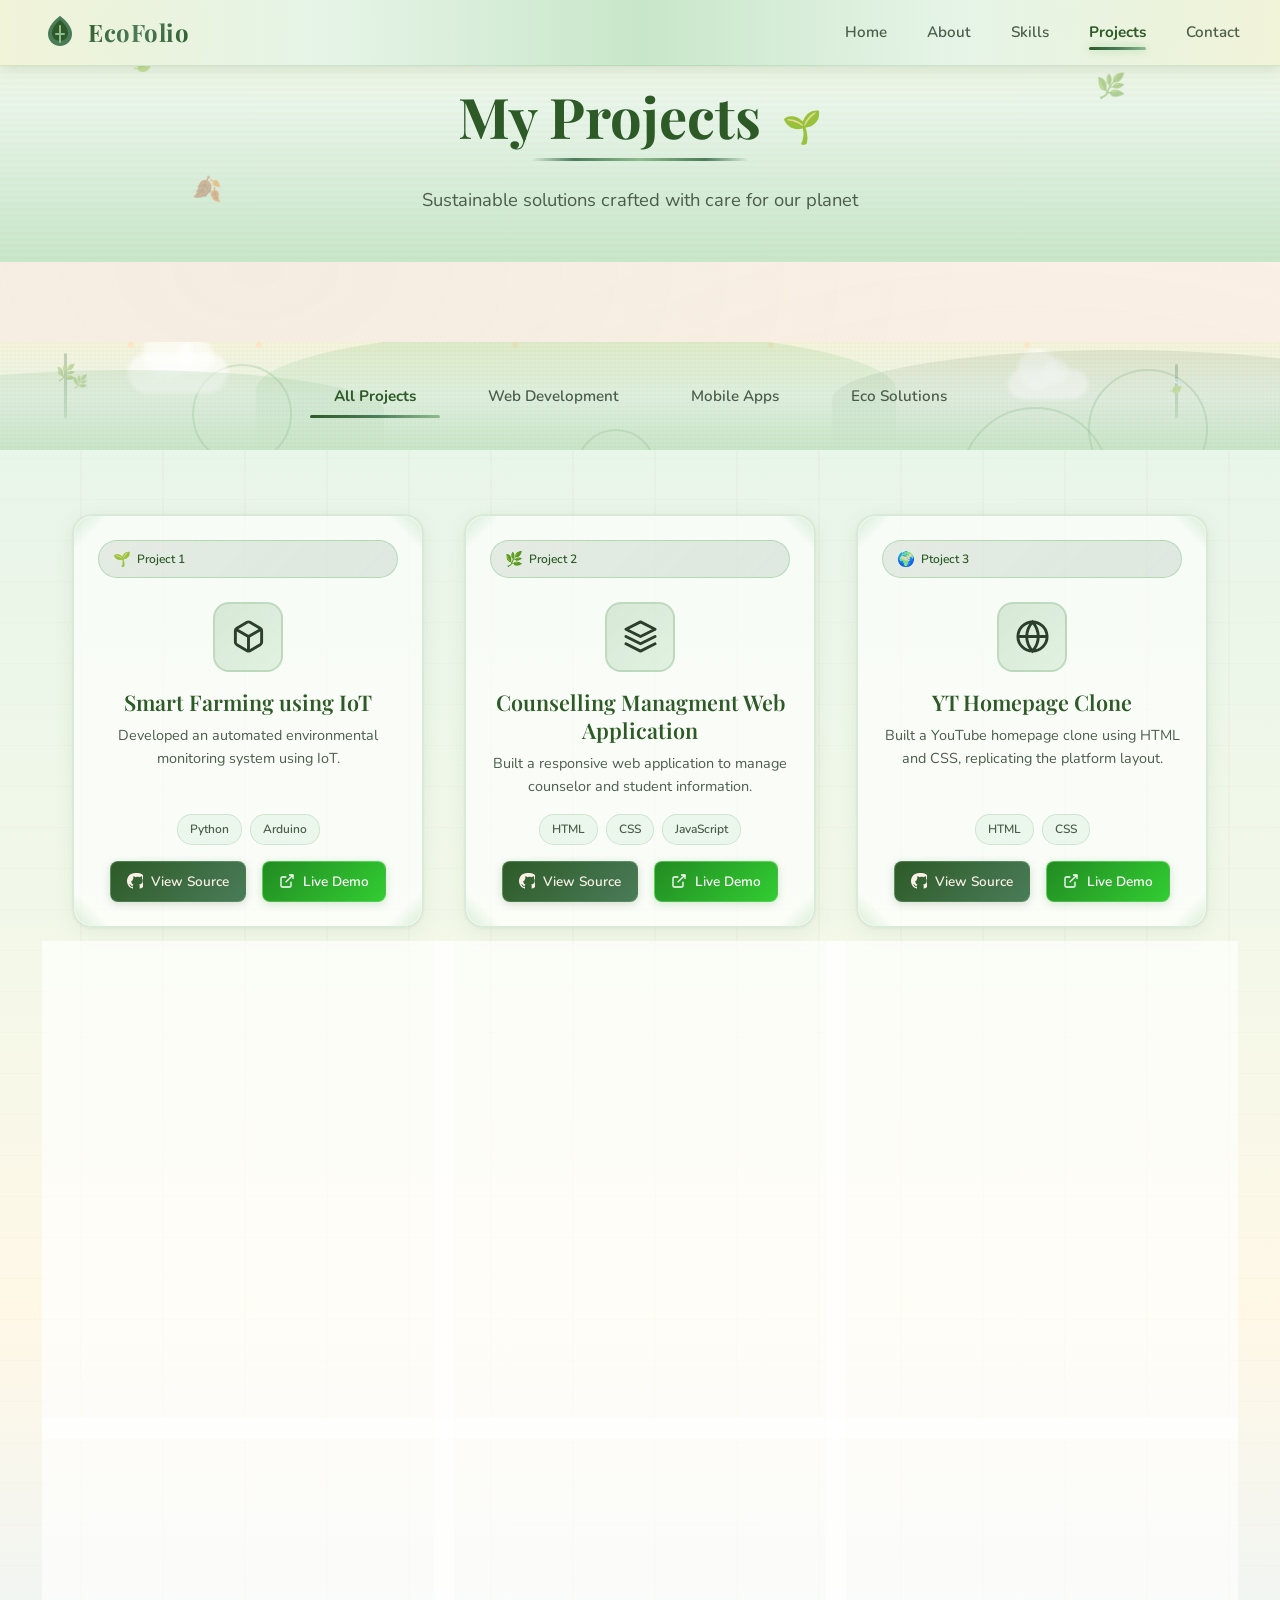
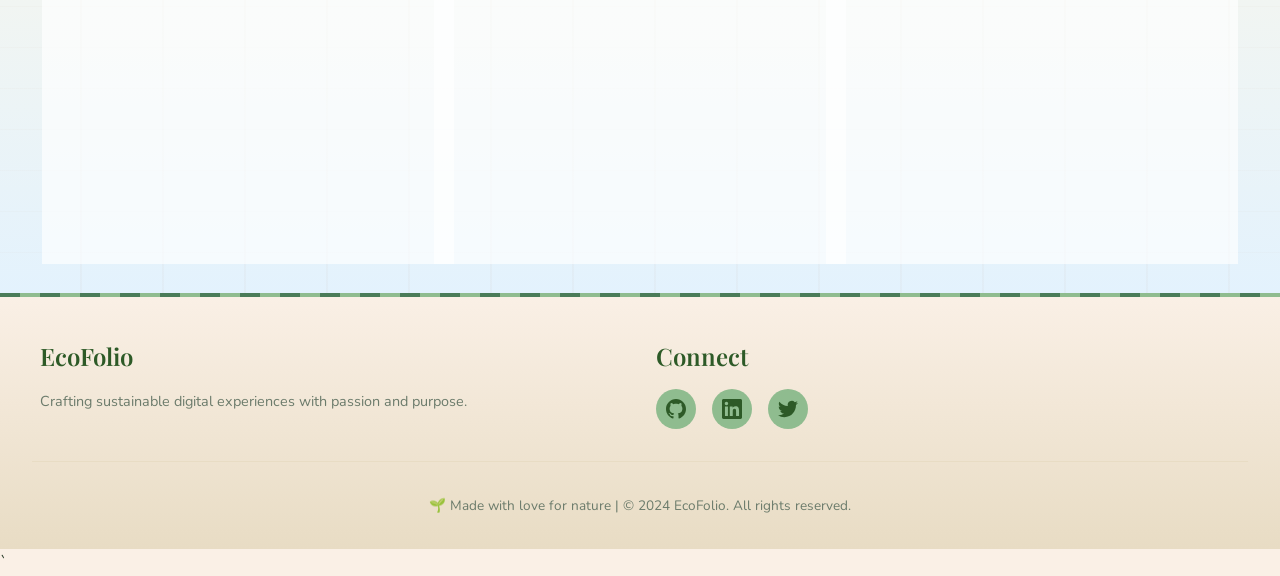
<file: projects.html>
<!DOCTYPE html>
<html lang="en">
<head>
  <meta charset="UTF-8">
  <meta name="viewport" content="width=device-width, initial-scale=1.0">
  <title>Eco Portfolio | Projects</title>
  <link rel="stylesheet" href="css/global.css">
  <link rel="stylesheet" href="css/navbar.css">
  <link rel="stylesheet" href="css/projects.css">
</head>
<body>
  <!-- Navigation -->
  <nav class="navbar">
    <div class="nav-container">
      <a href="index.html" class="nav-logo">
        <svg viewBox="0 0 40 40" fill="none" xmlns="http://www.w3.org/2000/svg">
          <path d="M20 4C20 4 8 12 8 22C8 28.627 13.373 34 20 34C26.627 34 32 28.627 32 22C32 12 20 4 20 4Z" fill="#4A7C59"/>
          <path d="M20 8C20 8 12 14 12 21C12 25.418 15.582 29 20 29C24.418 29 28 25.418 28 21C28 14 20 8 20 8Z" fill="#2D5A27"/>
          <path d="M20 14V30M16 22H24" stroke="#8FBC8F" stroke-width="2" stroke-linecap="round"/>
        </svg>
        <span>EcoFolio</span>
      </a>
      <ul class="nav-menu" id="navMenu">
        <li><a href="index.html" class="nav-link">Home</a></li>
        <li><a href="about.html" class="nav-link">About</a></li>
        <li><a href="skills.html" class="nav-link">Skills</a></li>
        <li><a href="projects.html" class="nav-link active">Projects</a></li>
        <li><a href="contact.html" class="nav-link">Contact</a></li>
      </ul>
      <div class="nav-toggle" id="navToggle">
        <span></span>
        <span></span>
        <span></span>
      </div>
    </div>
  </nav>

  <!-- Page Header -->
  <header class="page-header">
    <!-- Decorative leaves -->
    <div class="header-decoration">
      <span class="deco-leaf">🍃</span>
      <span class="deco-leaf">🌿</span>
      <span class="deco-leaf">🍂</span>
    </div>
    <h1 class="page-title">My Projects <span class="title-leaf">🌱</span></h1>
    <p class="page-subtitle">Sustainable solutions crafted with care for our planet</p>
  </header>

  <!-- Main Content -->
  <main>
    <!-- Projects Filter -->
    <section class="projects-filter">
      <!-- Water Ripple Effects -->
      <div class="water-ripples">
        <div class="ripple"></div>
        <div class="ripple"></div>
        <div class="ripple"></div>
        <div class="ripple"></div>
      </div>
      
      <!-- Parallax Eco Layers -->
      <div class="parallax-container">
        <!-- Clouds -->
        <div class="parallax-clouds">
          <div class="cloud cloud-1"></div>
          <div class="cloud cloud-2"></div>
        </div>
        
        <!-- Floating Particles -->
        <div class="floating-particles">
          <div class="particle"></div>
          <div class="particle"></div>
          <div class="particle"></div>
          <div class="particle"></div>
          <div class="particle"></div>
        </div>
        
        <!-- Hills -->
        <div class="parallax-hills">
          <div class="hill hill-1"></div>
          <div class="hill hill-2"></div>
          <div class="hill hill-3"></div>
        </div>
        
        <!-- Vines -->
        <div class="parallax-vines">
          <div class="vine vine-1"></div>
          <div class="vine vine-2"></div>
        </div>
      </div>
      
      <div class="container">
        <div class="filter-buttons">
          <button class="filter-btn active" data-filter="all">All Projects</button>
          <button class="filter-btn" data-filter="web">Web Development</button>
          <button class="filter-btn" data-filter="mobile">Mobile Apps</button>
          <button class="filter-btn" data-filter="eco">Eco Solutions</button>
        </div>
      </div>
    </section>

    <!-- Projects Grid -->
    <section class="projects-section">
      <div class="container">
        <div class="projects-grid">
          <article class="project-card" data-category="web eco">
            <div class="card-packaging">
              <div class="package-leaf package-leaf-1">🍃</div>
              <div class="package-leaf package-leaf-2">🌿</div>
              <div class="package-leaf package-leaf-3">🌱</div>
              <div class="package-front">
                <div class="package-badge"><span class="badge-icon">🌱</span> Project 1</div>
                <div class="package-icon">
                  <svg viewBox="0 0 24 24" fill="none" xmlns="http://www.w3.org/2000/svg">
                    <path d="M21 16V8a2 2 0 00-1-1.73l-7-4a2 2 0 00-2 0l-7 4A2 2 0 003 8v8a2 2 0 001 1.73l7 4a2 2 0 002 0l7-4A2 2 0 0021 16z" stroke="currentColor" stroke-width="2"/>
                    <path d="M3.27 6.96L12 12.01l8.73-5.05M12 22.08V12" stroke="currentColor" stroke-width="2"/>
                  </svg>
                </div>
                <h3 class="package-title">Smart Farming using IoT</h3>
                <p class="package-desc">Developed an automated environmental monitoring system using IoT.</p>
                <div class="package-footer">
                  <span class="tech-tag">Python</span>
                  <span class="tech-tag">Arduino</span>
                </div>
                <div class="project-links">
                  <a href="#" class="project-btn view-source" target="_blank" rel="noopener noreferrer">
                    <svg viewBox="0 0 24 24" fill="currentColor" width="16" height="16">
                      <path d="M12 0c-6.626 0-12 5.373-12 12 0 5.302 3.438 9.8 8.207 11.387.599.111.793-.261.793-.577v-2.234c-3.338.726-4.033-1.416-4.033-1.416-.546-1.387-1.333-1.756-1.333-1.756-1.089-.745.083-.729.083-.729 1.205.084 1.839 1.237 1.839 1.237 1.07 1.834 2.807 1.304 3.492.997.107-.775.418-1.305.762-1.604-2.665-.305-5.334-5.467-1.467-5.931 0-1.311.469-2.381 1.236-3.221-.124-.303-.535-1.524.117-3.176 0 0 1.008-.322 3.301 1.23.957-.266 1.983-.399 3.003-.404 1.02.005 2.047.138 3.006.404 2.291-1.552 3.297-1.23 3.297-1.23.653 1.653.242 2.874.118 3.176.77.84 1.235 1.911 1.235 3.221 0 4.609-2.807 5.624-5.479 5.921.43.372.823 1.102.823 2.222v3.293c0 .319.192.694.801.576 4.765-1.589 8.199-6.086 8.199-11.386 0-6.627-5.373-12-12-12z"/>
                    </svg>
                    View Source
                  </a>
                  <a href="#" class="project-btn live-demo" target="_blank" rel="noopener noreferrer">
                    <svg viewBox="0 0 24 24" fill="none" stroke="currentColor" stroke-width="2" width="16" height="16">
                      <path d="M18 13v6a2 2 0 01-2 2H5a2 2 0 01-2-2V8a2 2 0 012-2h6M15 3h6v6M10 14L21 3"/>
                    </svg>
                    Live Demo
                  </a>
                </div>
              </div>
            </div>
          </article>

          <!-- Project Card 2 -->
          <article class="project-card" data-category="web">
            <div class="card-packaging">
              <div class="package-leaf package-leaf-1">🍃</div>
              <div class="package-leaf package-leaf-2">🌿</div>
              <div class="package-leaf package-leaf-3">🌱</div>
              <div class="package-front">
                <div class="package-badge"><span class="badge-icon">🌿</span> Project 2</div>
                <div class="package-icon">
                  <svg viewBox="0 0 24 24" fill="none" xmlns="http://www.w3.org/2000/svg">
                    <path d="M12 2L2 7l10 5 10-5-10-5zM2 17l10 5 10-5M2 12l10 5 10-5" stroke="currentColor" stroke-width="2" stroke-linecap="round" stroke-linejoin="round"/>
                  </svg>
                </div>
                <h3 class="package-title">Counselling Managment Web Application</h3>
                <p class="package-desc">Built a responsive web application to manage counselor and student information.</p>
                <div class="package-footer">
                  <span class="tech-tag">HTML</span>
                  <span class="tech-tag">CSS</span>
                  <span class="tech-tag">JavaScript</span>
                </div>
                <div class="project-links">
                  <a href="#" class="project-btn view-source" target="_blank" rel="noopener noreferrer">
                    <svg viewBox="0 0 24 24" fill="currentColor" width="16" height="16">
                      <path d="M12 0c-6.626 0-12 5.373-12 12 0 5.302 3.438 9.8 8.207 11.387.599.111.793-.261.793-.577v-2.234c-3.338.726-4.033-1.416-4.033-1.416-.546-1.387-1.333-1.756-1.333-1.756-1.089-.745.083-.729.083-.729 1.205.084 1.839 1.237 1.839 1.237 1.07 1.834 2.807 1.304 3.492.997.107-.775.418-1.305.762-1.604-2.665-.305-5.334-5.467-1.467-5.931 0-1.311.469-2.381 1.236-3.221-.124-.303-.535-1.524.117-3.176 0 0 1.008-.322 3.301 1.23.957-.266 1.983-.399 3.003-.404 1.02.005 2.047.138 3.006.404 2.291-1.552 3.297-1.23 3.297-1.23.653 1.653.242 2.874.118 3.176.77.84 1.235 1.911 1.235 3.221 0 4.609-2.807 5.624-5.479 5.921.43.372.823 1.102.823 2.222v3.293c0 .319.192.694.801.576 4.765-1.589 8.199-6.086 8.199-11.386 0-6.627-5.373-12-12-12z"/>
                    </svg>
                    View Source
                  </a>
                  <a href="#" class="project-btn live-demo" target="_blank" rel="noopener noreferrer">
                    <svg viewBox="0 0 24 24" fill="none" stroke="currentColor" stroke-width="2" width="16" height="16">
                      <path d="M18 13v6a2 2 0 01-2 2H5a2 2 0 01-2-2V8a2 2 0 012-2h6M15 3h6v6M10 14L21 3"/>
                    </svg>
                    Live Demo
                  </a>
                </div>
              </div>
            </div>
          </article>

          <!-- Project Card 3 -->
          <article class="project-card" data-category="mobile eco">
            <div class="card-packaging">
              <div class="package-leaf package-leaf-1">🍃</div>
              <div class="package-leaf package-leaf-2">🌿</div>
              <div class="package-leaf package-leaf-3">🌱</div>
              <div class="package-front">
                <div class="package-badge"><span class="badge-icon">🌍</span> Ptoject 3</div>
                <div class="package-icon">
                  <svg viewBox="0 0 24 24" fill="none" xmlns="http://www.w3.org/2000/svg">
                    <circle cx="12" cy="12" r="10" stroke="currentColor" stroke-width="2"/>
                    <path d="M2 12h20M12 2a15.3 15.3 0 014 10 15.3 15.3 0 01-4 10 15.3 15.3 0 01-4-10 15.3 15.3 0 014-10z" stroke="currentColor" stroke-width="2"/>
                  </svg>
                </div>
                <h3 class="package-title">YT Homepage Clone</h3>
                <p class="package-desc">Built a YouTube homepage clone using HTML and CSS, replicating the platform layout.</p>
                <div class="package-footer">
                  <span class="tech-tag">HTML</span>
                  <span class="tech-tag">CSS</span>
                </div>
                <div class="project-links">
                  <a href="https://github.com/pushpa1232/YouTube-Clone" class="project-btn view-source" target="_blank" rel="noopener noreferrer">
                    <svg viewBox="0 0 24 24" fill="currentColor" width="16" height="16">
                      <path d="M12 0c-6.626 0-12 5.373-12 12 0 5.302 3.438 9.8 8.207 11.387.599.111.793-.261.793-.577v-2.234c-3.338.726-4.033-1.416-4.033-1.416-.546-1.387-1.333-1.756-1.333-1.756-1.089-.745.083-.729.083-.729 1.205.084 1.839 1.237 1.839 1.237 1.07 1.834 2.807 1.304 3.492.997.107-.775.418-1.305.762-1.604-2.665-.305-5.334-5.467-1.467-5.931 0-1.311.469-2.381 1.236-3.221-.124-.303-.535-1.524.117-3.176 0 0 1.008-.322 3.301 1.23.957-.266 1.983-.399 3.003-.404 1.02.005 2.047.138 3.006.404 2.291-1.552 3.297-1.23 3.297-1.23.653 1.653.242 2.874.118 3.176.77.84 1.235 1.911 1.235 3.221 0 4.609-2.807 5.624-5.479 5.921.43.372.823 1.102.823 2.222v3.293c0 .319.192.694.801.576 4.765-1.589 8.199-6.086 8.199-11.386 0-6.627-5.373-12-12-12z"/>
                    </svg>
                    View Source
                  </a>
                  <a href="#" class="project-btn live-demo" target="_blank" rel="noopener noreferrer">
                    <svg viewBox="0 0 24 24" fill="none" stroke="currentColor" stroke-width="2" width="16" height="16">
                      <path d="M18 13v6a2 2 0 01-2 2H5a2 2 0 01-2-2V8a2 2 0 012-2h6M15 3h6v6M10 14L21 3"/>
                    </svg>
                    Live Demo
                  </a>
                </div>
              </div>
            </div>
          </article>

          <!-- Project Card 4 -->
          <article class="project-card" data-category="web eco">
            <div class="card-packaging">
              <div class="package-leaf package-leaf-1">🍃</div>
              <div class="package-leaf package-leaf-2">🌿</div>
              <div class="package-leaf package-leaf-3">🌱</div>
              <div class="package-front">
                <div class="package-badge"><span class="badge-icon">♻️</span> Project 4</div>
                <div class="package-icon">
                  <svg viewBox="0 0 24 24" fill="none" xmlns="http://www.w3.org/2000/svg">
                    <path d="M7 19H4.815a1.83 1.83 0 01-1.57-.881 1.785 1.785 0 01-.004-1.784L7.196 9.5M11 19h8.203a1.83 1.83 0 001.59-.881 1.783 1.783 0 000-1.784l-1.814-7.33M7.47 17.52l.794-.17M20.53 17.52l-.794-.17" stroke="currentColor" stroke-width="2" stroke-linecap="round"/>
                    <path d="M11 19l-4-7 4-4 4 4-4 7z" stroke="currentColor" stroke-width="2" stroke-linejoin="round"/>
                  </svg>
                </div>
                <h3 class="package-title">Todolist Webpage</h3>
                <p class="package-desc">Created a dynamic to-do list application with task creation, update, and deletion features.</p>
                <div class="package-footer">
                  <span class="tech-tag">HTML</span>
                  <span class="tech-tag">CSS</span>
                  <span class="tech-tag">JavaScript</span>
                </div>
                <div class="project-links">
                  <a href="https://github.com/pushpa1232/taskFlow" class="project-btn view-source" target="_blank" rel="noopener noreferrer">
                    <svg viewBox="0 0 24 24" fill="currentColor" width="16" height="16">
                      <path d="M12 0c-6.626 0-12 5.373-12 12 0 5.302 3.438 9.8 8.207 11.387.599.111.793-.261.793-.577v-2.234c-3.338.726-4.033-1.416-4.033-1.416-.546-1.387-1.333-1.756-1.333-1.756-1.089-.745.083-.729.083-.729 1.205.084 1.839 1.237 1.839 1.237 1.07 1.834 2.807 1.304 3.492.997.107-.775.418-1.305.762-1.604-2.665-.305-5.334-5.467-1.467-5.931 0-1.311.469-2.381 1.236-3.221-.124-.303-.535-1.524.117-3.176 0 0 1.008-.322 3.301 1.23.957-.266 1.983-.399 3.003-.404 1.02.005 2.047.138 3.006.404 2.291-1.552 3.297-1.23 3.297-1.23.653 1.653.242 2.874.118 3.176.77.84 1.235 1.911 1.235 3.221 0 4.609-2.807 5.624-5.479 5.921.43.372.823 1.102.823 2.222v3.293c0 .319.192.694.801.576 4.765-1.589 8.199-6.086 8.199-11.386 0-6.627-5.373-12-12-12z"/>
                    </svg>
                    View Source
                  </a>
                  <a href="#" class="project-btn live-demo" target="_blank" rel="noopener noreferrer">
                    <svg viewBox="0 0 24 24" fill="none" stroke="currentColor" stroke-width="2" width="16" height="16">
                      <path d="M18 13v6a2 2 0 01-2 2H5a2 2 0 01-2-2V8a2 2 0 012-2h6M15 3h6v6M10 14L21 3"/>
                    </svg>
                    Live Demo
                  </a>
                </div>
              </div>
            </div>
          </article>

          <!-- Project Card 5 -->
          <article class="project-card" data-category="web">
            <div class="card-packaging">
              <div class="package-leaf package-leaf-1">🍃</div>
              <div class="package-leaf package-leaf-2">🌿</div>
              <div class="package-leaf package-leaf-3">🌱</div>
              <div class="package-front">
                <div class="package-badge"><span class="badge-icon">☀️</span> Project 5</div>
                <div class="package-icon">
                  <svg viewBox="0 0 24 24" fill="none" xmlns="http://www.w3.org/2000/svg">
                    <path d="M13 2L3 14h9l-1 8 10-12h-9l1-8z" stroke="currentColor" stroke-width="2" stroke-linecap="round" stroke-linejoin="round"/>
                  </svg>
                </div>
                <h3 class="package-title">Ecommerce Webpage</h3>
                <p class="package-desc">Designed and developed a responsive e commerce webpage with product listings, shopping cart, and checkout flow.</p>
                <div class="package-footer">
                  <span class="tech-tag">HTML</span>
                  <span class="tech-tag">CSS</span>
                  <span class="tech-tag">JavaScript</span>
                </div>
                <div class="project-links">
                  <a href="#" class="project-btn view-source" target="_blank" rel="noopener noreferrer">
                    <svg viewBox="0 0 24 24" fill="currentColor" width="16" height="16">
                      <path d="M12 0c-6.626 0-12 5.373-12 12 0 5.302 3.438 9.8 8.207 11.387.599.111.793-.261.793-.577v-2.234c-3.338.726-4.033-1.416-4.033-1.416-.546-1.387-1.333-1.756-1.333-1.756-1.089-.745.083-.729.083-.729 1.205.084 1.839 1.237 1.839 1.237 1.07 1.834 2.807 1.304 3.492.997.107-.775.418-1.305.762-1.604-2.665-.305-5.334-5.467-1.467-5.931 0-1.311.469-2.381 1.236-3.221-.124-.303-.535-1.524.117-3.176 0 0 1.008-.322 3.301 1.23.957-.266 1.983-.399 3.003-.404 1.02.005 2.047.138 3.006.404 2.291-1.552 3.297-1.23 3.297-1.23.653 1.653.242 2.874.118 3.176.77.84 1.235 1.911 1.235 3.221 0 4.609-2.807 5.624-5.479 5.921.43.372.823 1.102.823 2.222v3.293c0 .319.192.694.801.576 4.765-1.589 8.199-6.086 8.199-11.386 0-6.627-5.373-12-12-12z"/>
                    </svg>
                    View Source
                  </a>
                  <a href="#" class="project-btn live-demo" target="_blank" rel="noopener noreferrer">
                    <svg viewBox="0 0 24 24" fill="none" stroke="currentColor" stroke-width="2" width="16" height="16">
                      <path d="M18 13v6a2 2 0 01-2 2H5a2 2 0 01-2-2V8a2 2 0 012-2h6M15 3h6v6M10 14L21 3"/>
                    </svg>
                    Live Demo
                  </a>
                </div>
              </div>
            </div>
          </article>

          <!-- Project Card 6 -->
          <article class="project-card" data-category="mobile">
            <div class="card-packaging">
              <div class="package-leaf package-leaf-1">🍃</div>
              <div class="package-leaf package-leaf-2">🌿</div>
              <div class="package-leaf package-leaf-3">🌱</div>
              <div class="package-front">
                <div class="package-badge"><span class="badge-icon">🥗</span> Project 6</div>
                <div class="package-icon">
                  <svg viewBox="0 0 24 24" fill="none" xmlns="http://www.w3.org/2000/svg">
                    <path d="M12 2a10 10 0 00-7.35 16.76l1.27-1.27A8 8 0 1120 12h-4l3-3 3 3h-2" stroke="currentColor" stroke-width="2" stroke-linecap="round" stroke-linejoin="round"/>
                  </svg>
                </div>
                <h3 class="package-title">House Price Prediction Application</h3>
                <p class="package-desc">Developed a house price prediction application using Python and machine learning techniques.
                   </p>
                <div class="package-footer">
                  <span class="tech-tag">Python</span>
                  <span class="tech-tag">Machine Learning</span>
                </div>
                <div class="project-links">
                  <a href="https://github.com/pushpa1232/houseprice-prediction" class="project-btn view-source" target="_blank" rel="noopener noreferrer">
                    <svg viewBox="0 0 24 24" fill="currentColor" width="16" height="16">
                      <path d="M12 0c-6.626 0-12 5.373-12 12 0 5.302 3.438 9.8 8.207 11.387.599.111.793-.261.793-.577v-2.234c-3.338.726-4.033-1.416-4.033-1.416-.546-1.387-1.333-1.756-1.333-1.756-1.089-.745.083-.729.083-.729 1.205.084 1.839 1.237 1.839 1.237 1.07 1.834 2.807 1.304 3.492.997.107-.775.418-1.305.762-1.604-2.665-.305-5.334-5.467-1.467-5.931 0-1.311.469-2.381 1.236-3.221-.124-.303-.535-1.524.117-3.176 0 0 1.008-.322 3.301 1.23.957-.266 1.983-.399 3.003-.404 1.02.005 2.047.138 3.006.404 2.291-1.552 3.297-1.23 3.297-1.23.653 1.653.242 2.874.118 3.176.77.84 1.235 1.911 1.235 3.221 0 4.609-2.807 5.624-5.479 5.921.43.372.823 1.102.823 2.222v3.293c0 .319.192.694.801.576 4.765-1.589 8.199-6.086 8.199-11.386 0-6.627-5.373-12-12-12z"/>
                    </svg>
                    View Source
                  </a>
                  <a href="#" class="project-btn live-demo" target="_blank" rel="noopener noreferrer">
                    <svg viewBox="0 0 24 24" fill="none" stroke="currentColor" stroke-width="2" width="16" height="16">
                      <path d="M18 13v6a2 2 0 01-2 2H5a2 2 0 01-2-2V8a2 2 0 012-2h6M15 3h6v6M10 14L21 3"/>
                    </svg>
                    Live Demo
                  </a>
                </div>
              </div>
            </div>
          </article>

          <!-- Project Card 7 -->
           <article class="project-card" data-category="mobile">
            <div class="card-packaging">
              <div class="package-leaf package-leaf-1">🍃</div>
              <div class="package-leaf package-leaf-2">🌿</div>
              <div class="package-leaf package-leaf-3">🌱</div>
              <div class="package-front">
                <div class="package-badge"><span class="badge-icon">🥗</span> Project 7</div>
                <div class="package-icon">
                  <svg viewBox="0 0 24 24" fill="none" xmlns="http://www.w3.org/2000/svg">
                    <path d="M12 2a10 10 0 00-7.35 16.76l1.27-1.27A8 8 0 1120 12h-4l3-3 3 3h-2" stroke="currentColor" stroke-width="2" stroke-linecap="round" stroke-linejoin="round"/>
                  </svg>
                </div>
                <h3 class="package-title">Portfolio</h3>
                <p class="package-desc">Designed and developed a personal portfolio with an eco-friendly theme.</p>
                <div class="package-footer">
                  <span class="tech-tag">HTML</span>
                  <span class="tech-tag">CSS</span>
                  <span class="tech-tag">JavaScript</span>
                </div>
                <div class="project-links">
                  <a href="#" class="project-btn view-source" target="_blank" rel="noopener noreferrer">
                    <svg viewBox="0 0 24 24" fill="currentColor" width="16" height="16">
                      <path d="M12 0c-6.626 0-12 5.373-12 12 0 5.302 3.438 9.8 8.207 11.387.599.111.793-.261.793-.577v-2.234c-3.338.726-4.033-1.416-4.033-1.416-.546-1.387-1.333-1.756-1.333-1.756-1.089-.745.083-.729.083-.729 1.205.084 1.839 1.237 1.839 1.237 1.07 1.834 2.807 1.304 3.492.997.107-.775.418-1.305.762-1.604-2.665-.305-5.334-5.467-1.467-5.931 0-1.311.469-2.381 1.236-3.221-.124-.303-.535-1.524.117-3.176 0 0 1.008-.322 3.301 1.23.957-.266 1.983-.399 3.003-.404 1.02.005 2.047.138 3.006.404 2.291-1.552 3.297-1.23 3.297-1.23.653 1.653.242 2.874.118 3.176.77.84 1.235 1.911 1.235 3.221 0 4.609-2.807 5.624-5.479 5.921.43.372.823 1.102.823 2.222v3.293c0 .319.192.694.801.576 4.765-1.589 8.199-6.086 8.199-11.386 0-6.627-5.373-12-12-12z"/>
                    </svg>
                    View Source
                  </a>
                  <a href="#" class="project-btn live-demo" target="_blank" rel="noopener noreferrer">
                    <svg viewBox="0 0 24 24" fill="none" stroke="currentColor" stroke-width="2" width="16" height="16">
                      <path d="M18 13v6a2 2 0 01-2 2H5a2 2 0 01-2-2V8a2 2 0 012-2h6M15 3h6v6M10 14L21 3"/>
                    </svg>
                    Live Demo
                  </a>
                </div>
              </div>
            </div>
          </article>

          <!-- Project Card 8 -->
          <article class="project-card" data-category="web">
            <div class="card-packaging">
              <div class="package-leaf package-leaf-1">🍃</div>
              <div class="package-leaf package-leaf-2">🌿</div>
              <div class="package-leaf package-leaf-3">🌱</div>
              <div class="package-front">
                <div class="package-badge"><span class="badge-icon">🌿</span> Project 8</div>
                <div class="package-icon">
                  <svg viewBox="0 0 24 24" fill="none" xmlns="http://www.w3.org/2000/svg">
                    <path d="M12 2L2 7l10 5 10-5-10-5zM2 17l10 5 10-5M2 12l10 5 10-5" stroke="currentColor" stroke-width="2" stroke-linecap="round" stroke-linejoin="round"/>
                  </svg>
                </div>
                <h3 class="package-title">ChatBot Application</h3>
                <p class="package-desc">Built a responsive web application to manage counselor and student information.</p>
                <div class="package-footer">
                  <span class="tech-tag">HTML</span>
                  <span class="tech-tag">CSS</span>
                  <span class="tech-tag">JavaScript</span>
                </div>
                <div class="project-links">
                  <a href="#" class="project-btn view-source" target="_blank" rel="noopener noreferrer">
                    <svg viewBox="0 0 24 24" fill="currentColor" width="16" height="16">
                      <path d="M12 0c-6.626 0-12 5.373-12 12 0 5.302 3.438 9.8 8.207 11.387.599.111.793-.261.793-.577v-2.234c-3.338.726-4.033-1.416-4.033-1.416-.546-1.387-1.333-1.756-1.333-1.756-1.089-.745.083-.729.083-.729 1.205.084 1.839 1.237 1.839 1.237 1.07 1.834 2.807 1.304 3.492.997.107-.775.418-1.305.762-1.604-2.665-.305-5.334-5.467-1.467-5.931 0-1.311.469-2.381 1.236-3.221-.124-.303-.535-1.524.117-3.176 0 0 1.008-.322 3.301 1.23.957-.266 1.983-.399 3.003-.404 1.02.005 2.047.138 3.006.404 2.291-1.552 3.297-1.23 3.297-1.23.653 1.653.242 2.874.118 3.176.77.84 1.235 1.911 1.235 3.221 0 4.609-2.807 5.624-5.479 5.921.43.372.823 1.102.823 2.222v3.293c0 .319.192.694.801.576 4.765-1.589 8.199-6.086 8.199-11.386 0-6.627-5.373-12-12-12z"/>
                    </svg>
                    View Source
                  </a>
                  <a href="#" class="project-btn live-demo" target="_blank" rel="noopener noreferrer">
                    <svg viewBox="0 0 24 24" fill="none" stroke="currentColor" stroke-width="2" width="16" height="16">
                      <path d="M18 13v6a2 2 0 01-2 2H5a2 2 0 01-2-2V8a2 2 0 012-2h6M15 3h6v6M10 14L21 3"/>
                    </svg>
                    Live Demo
                  </a>
                </div>
              </div>
            </div>
          </article>

           <!-- Project Card 9 -->
          <article class="project-card" data-category="mobile eco">
            <div class="card-packaging">
              <div class="package-leaf package-leaf-1">🍃</div>
              <div class="package-leaf package-leaf-2">🌿</div>
              <div class="package-leaf package-leaf-3">🌱</div>
              <div class="package-front">
                <div class="package-badge"><span class="badge-icon">🌍</span> Ptoject 9</div>
                <div class="package-icon">
                  <svg viewBox="0 0 24 24" fill="none" xmlns="http://www.w3.org/2000/svg">
                    <circle cx="12" cy="12" r="10" stroke="currentColor" stroke-width="2"/>
                    <path d="M2 12h20M12 2a15.3 15.3 0 014 10 15.3 15.3 0 01-4 10 15.3 15.3 0 01-4-10 15.3 15.3 0 014-10z" stroke="currentColor" stroke-width="2"/>
                  </svg>
                </div>
                <h3 class="package-title">YT Homepage Clone</h3>
                <p class="package-desc">Built a YouTube homepage clone using HTML and CSS, replicating the platform layout.</p>
                <div class="package-footer">
                  <span class="tech-tag">HTML</span>
                  <span class="tech-tag">CSS</span>
                </div>
                <div class="project-links">
                  <a href="https://github.com/pushpa1232/YouTube-Clone" class="project-btn view-source" target="_blank" rel="noopener noreferrer">
                    <svg viewBox="0 0 24 24" fill="currentColor" width="16" height="16">
                      <path d="M12 0c-6.626 0-12 5.373-12 12 0 5.302 3.438 9.8 8.207 11.387.599.111.793-.261.793-.577v-2.234c-3.338.726-4.033-1.416-4.033-1.416-.546-1.387-1.333-1.756-1.333-1.756-1.089-.745.083-.729.083-.729 1.205.084 1.839 1.237 1.839 1.237 1.07 1.834 2.807 1.304 3.492.997.107-.775.418-1.305.762-1.604-2.665-.305-5.334-5.467-1.467-5.931 0-1.311.469-2.381 1.236-3.221-.124-.303-.535-1.524.117-3.176 0 0 1.008-.322 3.301 1.23.957-.266 1.983-.399 3.003-.404 1.02.005 2.047.138 3.006.404 2.291-1.552 3.297-1.23 3.297-1.23.653 1.653.242 2.874.118 3.176.77.84 1.235 1.911 1.235 3.221 0 4.609-2.807 5.624-5.479 5.921.43.372.823 1.102.823 2.222v3.293c0 .319.192.694.801.576 4.765-1.589 8.199-6.086 8.199-11.386 0-6.627-5.373-12-12-12z"/>
                    </svg>
                    View Source
                  </a>
                  <a href="#" class="project-btn live-demo" target="_blank" rel="noopener noreferrer">
                    <svg viewBox="0 0 24 24" fill="none" stroke="currentColor" stroke-width="2" width="16" height="16">
                      <path d="M18 13v6a2 2 0 01-2 2H5a2 2 0 01-2-2V8a2 2 0 012-2h6M15 3h6v6M10 14L21 3"/>
                    </svg>
                    Live Demo
                  </a>
                </div>
              </div>
            </div>
          </article>

        </div>
      </div>
    </section>
  </main>

  <!-- Footer -->
 <footer class="footer">
    <div class="footer-content">
      <div class="footer-section">
        <h4>EcoFolio</h4>
        <p>Crafting sustainable digital experiences with passion and purpose.</p>
      </div>
      <div class="footer-section">
        <h4>Connect</h4>
        <div class="footer-social">
          <a href="#" class="social-link" aria-label="GitHub">
            <svg viewBox="0 0 24 24" fill="currentColor" width="20" height="20">
              <path d="M12 0c-6.626 0-12 5.373-12 12 0 5.302 3.438 9.8 8.207 11.387.599.111.793-.261.793-.577v-2.234c-3.338.726-4.033-1.416-4.033-1.416-.546-1.387-1.333-1.756-1.333-1.756-1.089-.745.083-.729.083-.729 1.205.084 1.839 1.237 1.839 1.237 1.07 1.834 2.807 1.304 3.492.997.107-.775.418-1.305.762-1.604-2.665-.305-5.467-1.334-5.467-5.931 0-1.311.469-2.381 1.236-3.221-.124-.303-.535-1.524.117-3.176 0 0 1.008-.322 3.301 1.23.957-.266 1.983-.399 3.003-.404 1.02.005 2.047.138 3.006.404 2.291-1.552 3.297-1.23 3.297-1.23.653 1.653.242 2.874.118 3.176.77.84 1.235 1.911 1.235 3.221 0 4.609-2.807 5.624-5.479 5.921.43.372.823 1.102.823 2.222v3.293c0 .319.192.694.801.576 4.765-1.589 8.199-6.086 8.199-11.386 0-6.627-5.373-12-12-12z"/>
            </svg>
          </a>
          <a href="#" class="social-link" aria-label="LinkedIn">
            <svg viewBox="0 0 24 24" fill="currentColor" width="20" height="20">
              <path d="M20.447 20.452h-3.554v-5.569c0-1.328-.027-3.037-1.852-3.037-1.853 0-2.136 1.445-2.136 2.939v5.667H9.351V9h3.414v1.561h.046c.477-.9 1.637-1.85 3.37-1.85 3.601 0 4.267 2.37 4.267 5.455v6.286zM5.337 7.433c-1.144 0-2.063-.926-2.063-2.065 0-1.138.92-2.063 2.063-2.063 1.14 0 2.064.925 2.064 2.063 0 1.139-.925 2.065-2.064 2.065zm1.782 13.019H3.555V9h3.564v11.452zM22.225 0H1.771C.792 0 0 .774 0 1.729v20.542C0 23.227.792 24 1.771 24h20.451C23.2 24 24 23.227 24 22.271V1.729C24 .774 23.2 0 22.222 0h.003z"/>
            </svg>
          </a>
          <a href="#" class="social-link" aria-label="Twitter">
            <svg viewBox="0 0 24 24" fill="currentColor" width="20" height="20">
              <path d="M23.953 4.57a10 10 0 01-2.825.775 4.958 4.958 0 002.163-2.723c-.951.555-2.005.959-3.127 1.184a4.92 4.92 0 00-8.384 4.482C7.69 8.095 4.067 6.13 1.64 3.162a4.822 4.822 0 00-.666 2.475c0 1.71.87 3.213 2.188 4.096a4.904 4.904 0 01-2.228-.616v.06a4.923 4.923 0 003.946 4.827 4.996 4.996 0 01-2.212.085 4.936 4.936 0 004.604 3.417 9.867 9.867 0 01-6.102 2.105c-.39 0-.779-.023-1.17-.067a13.995 13.995 0 007.557 2.209c9.053 0 13.998-7.496 13.998-13.985 0-.21 0-.42-.015-.63A9.935 9.935 0 0024 4.59z"/>
            </svg>
          </a>
        </div>
      </div>
    </div>
    <div class="footer-bottom">
      <p>🌱 Made with love for nature | © 2024 EcoFolio. All rights reserved.</p>
    </div>
  </footer>`

  <script src="js/main.js"></script>
</body>
</html>
</file>
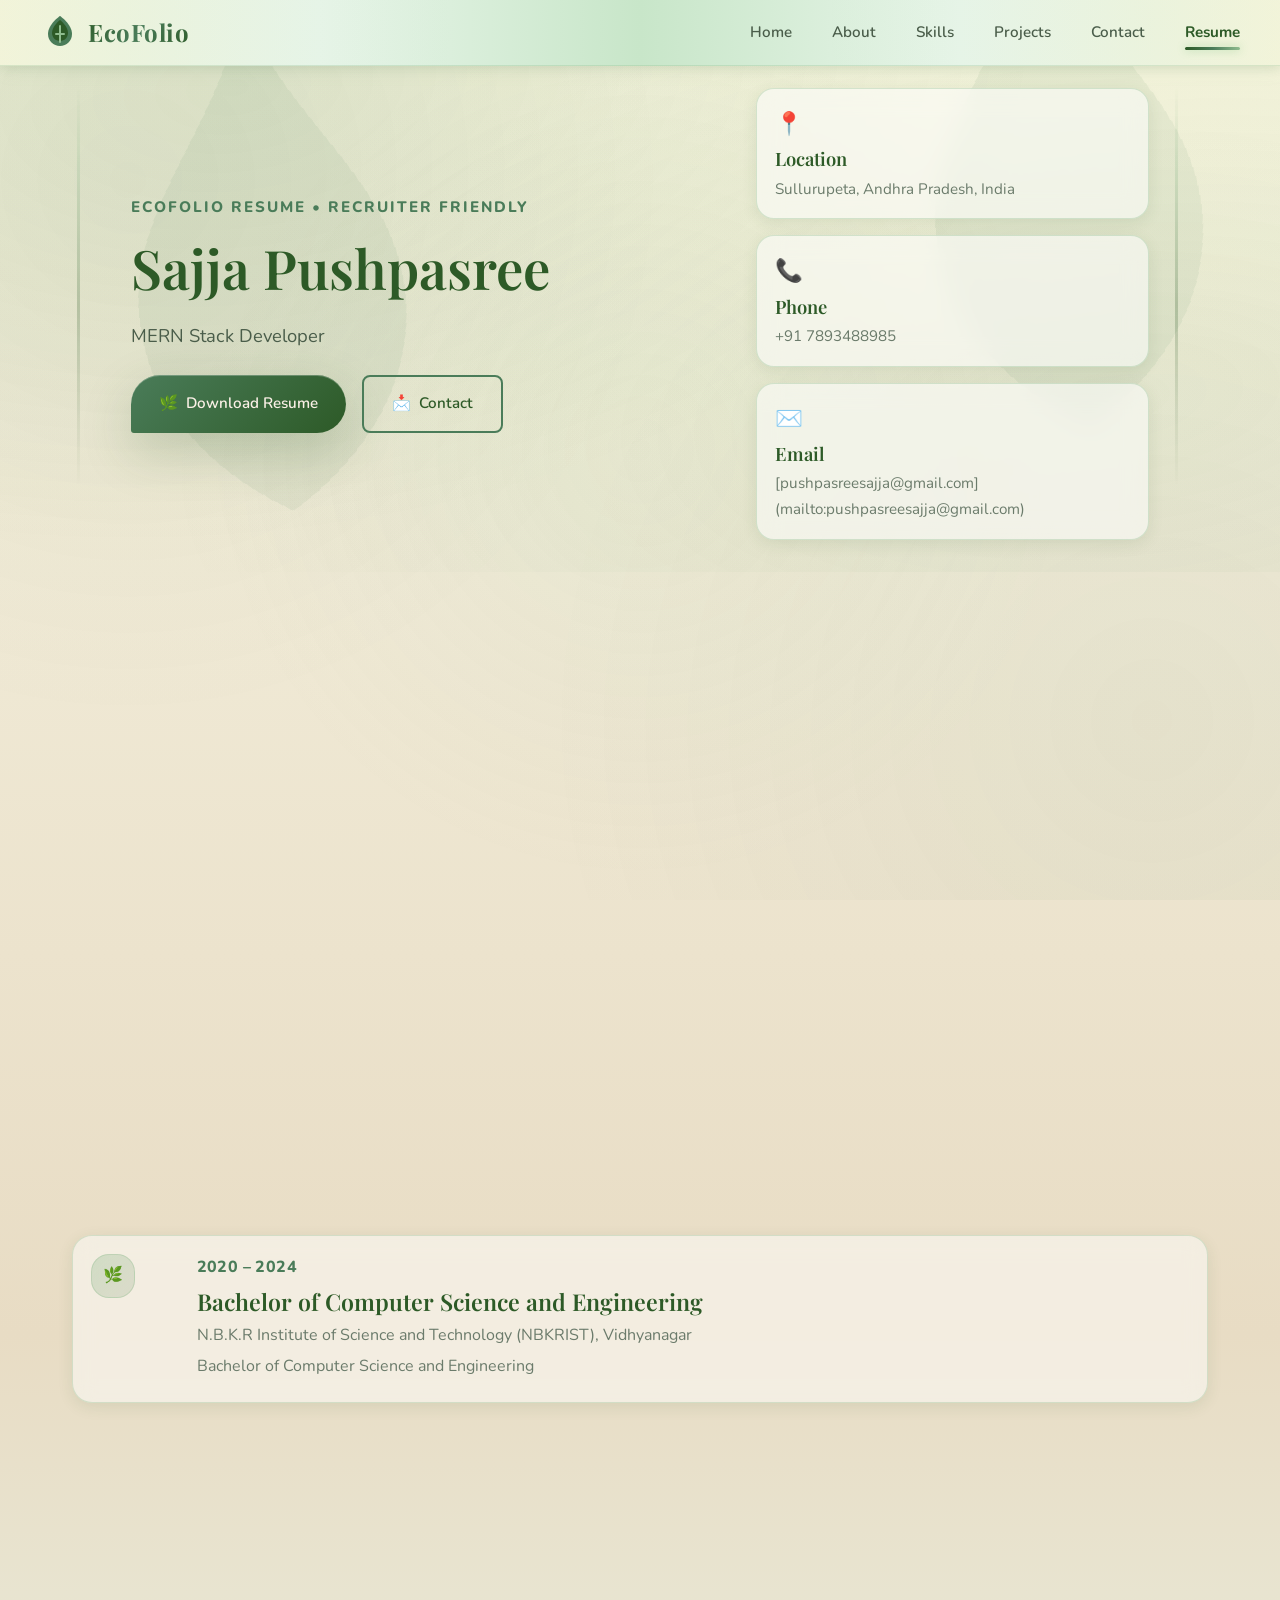
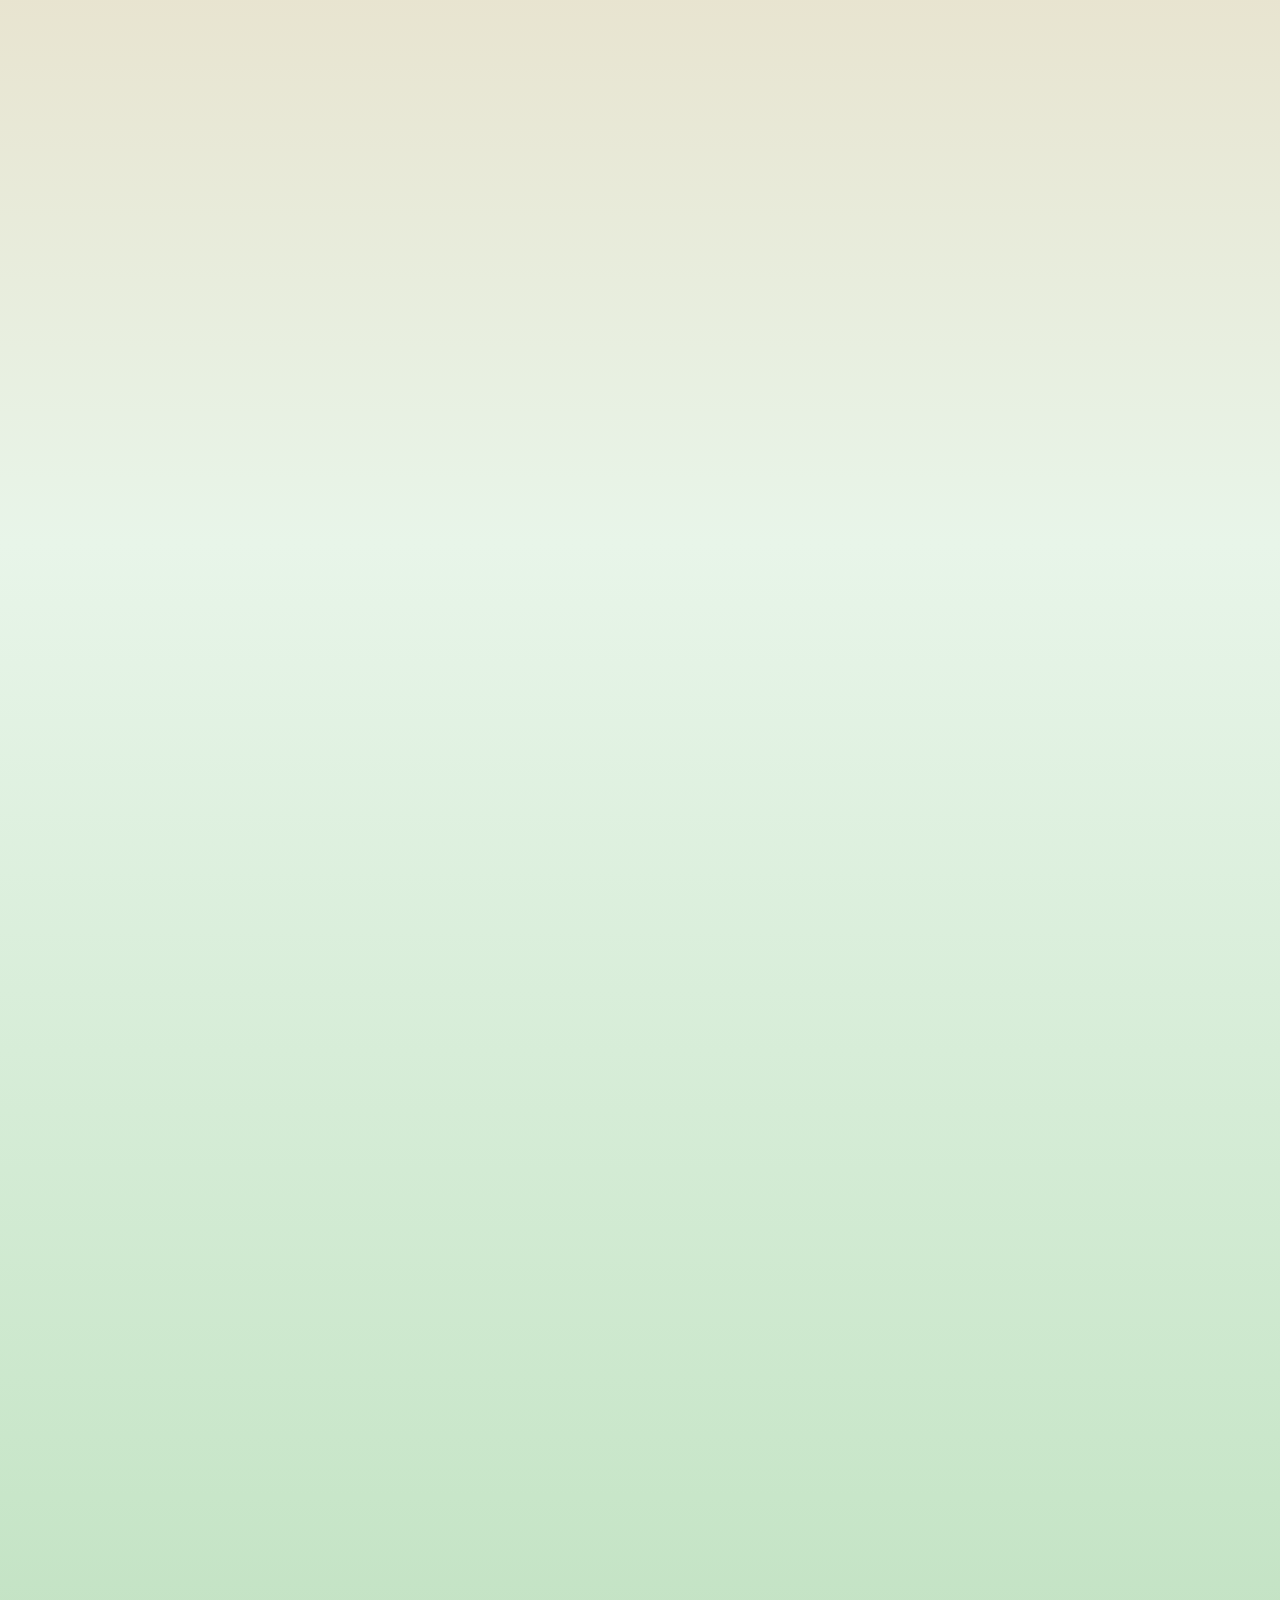
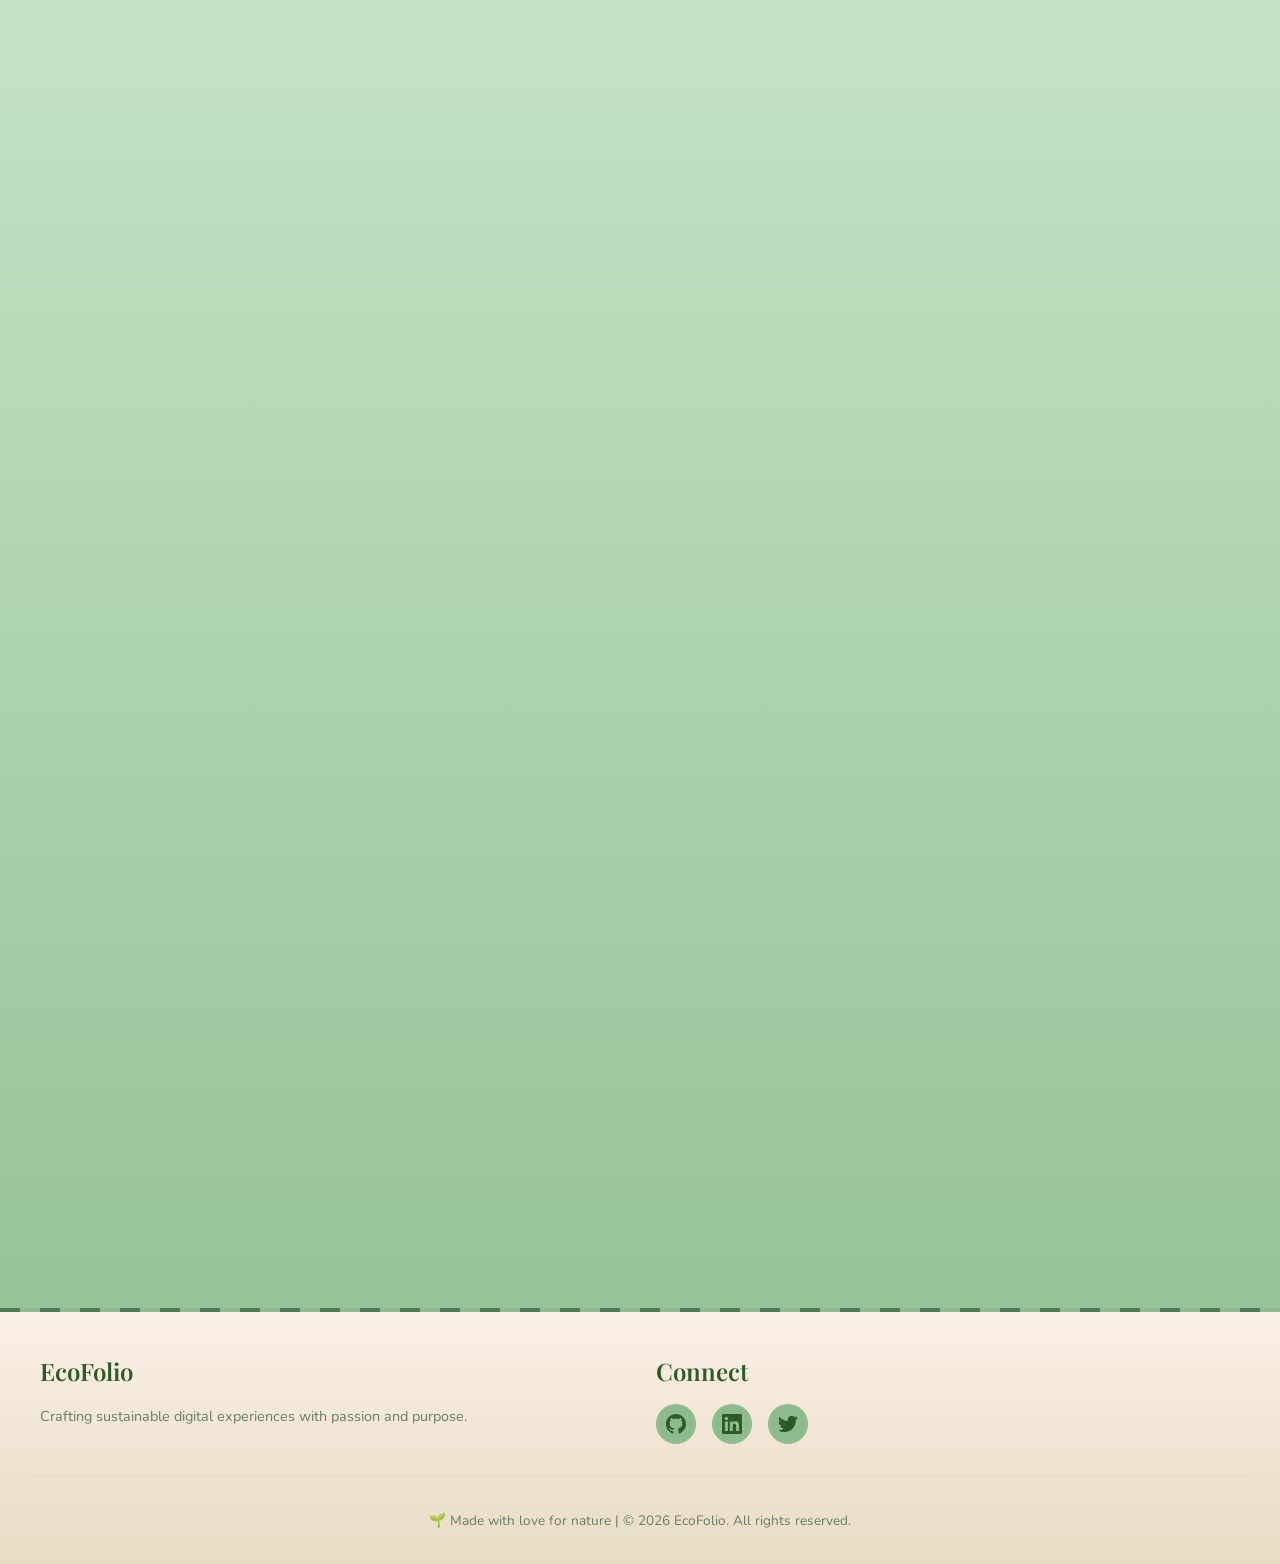
<file: resume.html>
<!DOCTYPE html>
<html lang="en">
<head>
  <meta charset="UTF-8">
  <meta name="viewport" content="width=device-width, initial-scale=1.0">
  <title>Eco Portfolio | Resume</title>
  <link rel="stylesheet" href="css/global.css">
  <link rel="stylesheet" href="css/navbar.css">
  <link rel="stylesheet" href="css/resume.css">
</head>
<body class="resume-page">
  <!-- Navigation -->
  <nav class="navbar">
    <div class="nav-container">
      <a href="index.html" class="nav-logo">
        <svg viewBox="0 0 40 40" fill="none" xmlns="http://www.w3.org/2000/svg">
          <path d="M20 4C20 4 8 12 8 22C8 28.627 13.373 34 20 34C26.627 34 32 28.627 32 22C32 12 20 4 20 4Z" fill="#4A7C59"/>
          <path d="M20 8C20 8 12 14 12 21C12 25.418 15.582 29 20 29C24.418 29 28 25.418 28 21C28 14 20 8 20 8Z" fill="#2D5A27"/>
          <path d="M20 14V30M16 22H24" stroke="#8FBC8F" stroke-width="2" stroke-linecap="round"/>
        </svg>
        <span>EcoFolio</span>
      </a>
      <ul class="nav-menu" id="navMenu">
        <li><a href="index.html" class="nav-link">Home</a></li>
        <li><a href="about.html" class="nav-link">About</a></li>
        <li><a href="skills.html" class="nav-link">Skills</a></li>
        <li><a href="projects.html" class="nav-link">Projects</a></li>
        <li><a href="contact.html" class="nav-link">Contact</a></li>
        <li><a href="resume.html" class="nav-link active">Resume</a></li>
      </ul>
      <div class="nav-toggle" id="navToggle">
        <span></span>
        <span></span>
        <span></span>
      </div>
    </div>
  </nav>

  <!-- Hero Resume Banner -->
  <header class="resume-hero" aria-label="Resume Hero">
    <div class="resume-hero-bg" aria-hidden="true">
      <div class="leaf-pattern"></div>
      <div class="floating-leaves">
        <span class="leaf" style="left: 6%; top: 26%">🍃</span>
        <span class="leaf" style="left: 22%; top: 60%">🌿</span>
        <span class="leaf" style="left: 58%; top: 22%">🍂</span>
        <span class="leaf" style="left: 72%; top: 55%">🌱</span>
        <span class="leaf" style="left: 90%; top: 30%">🍃</span>
      </div>
      <div class="growing-vines">
        <span class="vine vine-left"></span>
        <span class="vine vine-right"></span>
      </div>
    </div>

    <div class="resume-hero-content">
      <div>
        <p class="resume-kicker">EcoFolio Resume • Recruiter Friendly</p>
        <h1 class="resume-title">Sajja Pushpasree</h1>
        <p class="resume-subtitle">MERN Stack Developer</p>

        <div class="resume-hero-cta">
          <a class="btn btn-primary btn-leaf resume-download" href="#" onclick="return false;" aria-disabled="true">
            <span class="btn-icon">🌿</span>
            Download Resume
          </a>

          <a class="btn btn-secondary resume-mail" href="contact.html">
            <span class="btn-icon">📩</span>
            Contact
          </a>
        </div>
      </div>

      <div class="resume-hero-meta" role="list" aria-label="Resume quick facts">
        <div class="meta-card" role="listitem">
          <div class="meta-icon">📍</div>
          <div class="meta-text">
            <h3>Location</h3>
            <p>Sullurupeta, Andhra Pradesh, India</p>
          </div>
        </div>

        <div class="meta-card" role="listitem">
          <div class="meta-icon">📞</div>
          <div class="meta-text">
            <h3>Phone</h3>
            <p>+91 7893488985</p>
          </div>
        </div>

        <div class="meta-card" role="listitem">
          <div class="meta-icon">✉️</div>
          <div class="meta-text">
            <h3>Email</h3>
            <p>[pushpasreesajja@gmail.com](mailto:pushpasreesajja@gmail.com)</p>
          </div>
        </div>
      </div>
    </div>
  </header>

  <main>
    <!-- Professional Summary -->
    <section class="resume-section" aria-labelledby="summaryHeading">
      <div class="container">
        <div class="section-intro reveal-up">
          <h2 id="summaryHeading">Professional Summary</h2>
          <p class="section-lead">To obtain an entry-level MERN Stack Developer position where I can apply my skills in MongoDB, React.js, Node.js, HTML, CSS, and JavaScript to build scalable, responsive, and user-friendly web applications while collaborating with teams and continuously enhancing my full-stack development skills using modern technologies and best practices.</p>
        </div>

        <div class="glass-card reveal-up">
          <div class="card-decoration" aria-hidden="true">
            <span class="card-leaf">🍃</span>
            <span class="card-leaf">🌿</span>
          </div>

          <ul class="summary-bullets" aria-label="Summary highlights">
            <li>Entry-level MERN Stack Developer focused on scalable, responsive web applications</li>
            <li>Strong foundation in MongoDB, React.js, Node.js, HTML, CSS, and JavaScript</li>
            <li>Collaborates with teams and improves full-stack development skills with modern best practices</li>
          </ul>
        </div>
      </div>
    </section>

    <!-- Education Timeline -->
    <section class="resume-section" aria-labelledby="educationHeading">
      <div class="container">
        <div class="section-intro reveal-up">
          <h2 id="educationHeading">Education Timeline</h2>
          <p class="section-lead">Education that builds a strong base for full-stack development.</p>
        </div>

        <div class="timeline">
          <article class="timeline-item reveal-up" data-year="2020">
            <div class="timeline-marker" aria-hidden="true">
              <div class="marker-icon">🌿</div>
            </div>
            <div class="timeline-content">
              <div class="timeline-year">2020 – 2024</div>
              <h3>Bachelor of Computer Science and Engineering</h3>
              <p class="muted">N.B.K.R Institute of Science and Technology (NBKRIST), Vidhyanagar</p>
              <p class="muted">Bachelor of Computer Science and Engineering</p>
            </div>
          </article>
        </div>
      </div>
    </section>

    <!-- Technical Skills -->
    <section class="resume-section" aria-labelledby="skillsHeading">
      <div class="container">
        <div class="section-intro reveal-up">
          <h2 id="skillsHeading">Technical Skills</h2>
          <p class="section-lead">Core technologies I work with across the MERN stack.</p>
        </div>

        <div class="skills-grid">
          <article class="skill-category reveal-up">
            <h3 class="skill-title">Frontend</h3>
            <div class="skill-tags">
              <span class="skill-tag">HTML</span>
              <span class="skill-tag">CSS</span>
              <span class="skill-tag">JavaScript</span>
              <span class="skill-tag">React.js</span>
              <span class="skill-tag">Node.js</span>
            </div>
          </article>

          <article class="skill-category reveal-up">
            <h3 class="skill-title">Programming Languages</h3>
            <div class="skill-tags">
              <span class="skill-tag">Python</span>
            </div>
          </article>

          <article class="skill-category reveal-up">
            <h3 class="skill-title">Databases</h3>
            <div class="skill-tags">
              <span class="skill-tag">MongoDB</span>
              <span class="skill-tag">SQL</span>
            </div>
          </article>

          <article class="skill-category reveal-up">
            <h3 class="skill-title">Tools</h3>
            <div class="skill-tags">
              <span class="skill-tag">VS Code</span>
              <span class="skill-tag">Git</span>
              <span class="skill-tag">GitHub</span>
            </div>
          </article>

          <article class="skill-category reveal-up">
            <h3 class="skill-title">Operating Systems</h3>
            <div class="skill-tags">
              <span class="skill-tag">Windows</span>
            </div>
          </article>
        </div>
      </div>
    </section>

    <!-- Internship Experience -->
    <section class="resume-section" aria-labelledby="internHeading">
      <div class="container">
        <div class="section-intro reveal-up">
          <h2 id="internHeading">Internship & Training</h2>
          <p class="section-lead">Hands-on learning and building experience.</p>
        </div>

        <div class="project-list">
          <div class="project-list-item small-card reveal-up">
            <h3>Data Science Intern — Codegnan IT Solutions Pvt. Ltd.</h3>
            <p class="muted">November 2023 – December 2023</p>
            <p class="summary-text" style="margin-bottom:0;">
              Project: House Price Prediction Application using Python
            </p>
            <ul class="summary-bullets" aria-label="Internship responsibilities">
              <li>Developed a machine learning application for predicting house prices using regression models.</li>
              <li>Performed data preprocessing and feature engineering.</li>
              <li>Built and evaluated machine learning models.</li>
              <li>Applied Linear Regression, Decision Tree, and Random Forest algorithms.</li>
              <li>Used visualization techniques to analyze model performance.</li>
            </ul>
            <div class="project-tech">
              <span class="skill-tag">Python</span>
            </div>
          </div>

          <div class="project-list-item small-card reveal-up">
            <h3>MERN Stack Trainee — NxtWave</h3>
            <p class="muted">Training Highlights</p>
            <ul class="summary-bullets" aria-label="Training highlights">
              <li>Completed Programming Fundamentals.</li>
              <li>Learned HTML, CSS, and Python Basics.</li>
              <li>Currently learning Modern JavaScript (ES6+).</li>
              <li>Built multiple responsive web applications.</li>
              <li>Progressing toward full MERN stack development using MongoDB, Express.js, React.js, and Node.js.</li>
            </ul>
            <div class="project-tech">
              <span class="skill-tag">MongoDB</span>
              <span class="skill-tag">React.js</span>
              <span class="skill-tag">Node.js</span>
            </div>
          </div>
        </div>
      </div>
    </section>

    <!-- Projects -->
    <section class="resume-section" aria-labelledby="projectsHeading">
      <div class="container">
        <div class="section-intro reveal-up">
          <h2 id="projectsHeading">Projects</h2>
          <p class="section-lead">A few strong projects showcasing full-stack thinking and building capability.</p>
        </div>

        <div class="two-col-grid">
          <article class="small-card reveal-up">
            <h3>Smart Farming System using IoT</h3>
            <p class="muted">Technologies: IoT, Python, Arduino</p>
            <ul class="summary-bullets" aria-label="Smart Farming description">
              <li>Built an Arduino-based automated environmental monitoring system.</li>
              <li>Used LDR, DHT11, Soil Moisture Sensors, and GSM Module.</li>
              <li>Enabled remote monitoring through SMS alerts and web interface.</li>
              <li>Automated lighting, temperature, humidity, and soil moisture control.</li>
            </ul>
            <div class="project-tech">
              <span class="skill-tag">IoT</span>
              <span class="skill-tag">Python</span>
              <span class="skill-tag">Arduino</span>
            </div>
          </article>

          <article class="small-card reveal-up">
            <h3>Counseling Management Webpage</h3>
            <p class="muted">Technologies: HTML, CSS, Java, SQL</p>
            <ul class="summary-bullets" aria-label="Counseling Management description">
              <li>Developed a responsive counselor management system.</li>
              <li>Implemented authentication functionality.</li>
              <li>Integrated backend using Java and MySQL.</li>
              <li>Improved accessibility and information management.</li>
            </ul>
            <div class="project-tech">
              <span class="skill-tag">HTML</span>
              <span class="skill-tag">CSS</span>
              <span class="skill-tag">Java</span>
              <span class="skill-tag">SQL</span>
            </div>
          </article>

          <article class="small-card reveal-up" style="grid-column: span 2;">
            <h3>Task Tracker Application</h3>
            <p class="muted">Technologies: HTML, CSS, JavaScript</p>
            <ul class="summary-bullets" aria-label="Task Tracker description">
              <li>Created a dynamic task management application.</li>
              <li>Implemented task creation, update, and deletion.</li>
              <li>Used DOM manipulation for real-time interaction.</li>
              <li>Designed responsive UI using Flexbox, Grid, and animations.</li>
            </ul>
            <div class="project-tech">
              <span class="skill-tag">JavaScript</span>
              <span class="skill-tag">Flexbox</span>
              <span class="skill-tag">Grid</span>
            </div>
          </article>
        </div>
      </div>
    </section>

    <!-- Certifications -->
    <section class="resume-section" aria-labelledby="certHeading">
      <div class="container">
        <div class="section-intro reveal-up">
          <h2 id="certHeading">Certifications</h2>
          <p class="section-lead">Validated skills from recognized platforms.</p>
        </div>

        <div class="two-col-grid">
          <div class="small-card reveal-up">
            <h3>Data Science Internship Certification – Codegnan IT Solutions Pvt. Ltd.</h3>
            <p class="muted">Certification</p>
          </div>

          <div class="small-card reveal-up">
            <h3>SQL Basic Certification – HackerRank</h3>
            <p class="muted">Certification</p>
          </div>

          <div class="small-card reveal-up" style="grid-column: span 2;">
            <h3>Python Basics Certification – HackerRank</h3>
            <p class="muted">Certification</p>
          </div>
        </div>
      </div>
    </section>

    <!-- Contact Information -->
    <section class="resume-section" aria-labelledby="contactHeading">
      <div class="container">
        <div class="section-intro reveal-up">
          <h2 id="contactHeading">Contact Information</h2>
          <p class="section-lead">Reach out for opportunities.</p>
        </div>

        <div class="contact-grid">
          <div class="small-card reveal-up contact-chip">
            <div class="contact-emoji" aria-hidden="true">📞</div>
            <div>
              <h3>Phone</h3>
              <p>+91 7893488985</p>
            </div>
          </div>

          <div class="small-card reveal-up contact-chip">
            <div class="contact-emoji" aria-hidden="true">🌿</div>
            <div>
              <h3>Email</h3>
              <p>[pushpasreesajja@gmail.com](mailto:pushpasreesajja@gmail.com)</p>
            </div>
          </div>

          <div class="small-card reveal-up contact-chip">
            <div class="contact-emoji" aria-hidden="true">📍</div>
            <div>
              <h3>Location</h3>
              <p>Sullurupeta, Andhra Pradesh, India</p>
            </div>
          </div>

          <div class="small-card reveal-up contact-chip">
            <div class="contact-emoji" aria-hidden="true">💼</div>
            <div>
              <h3>LinkedIn</h3>
              <p>(Add LinkedIn URL from existing portfolio)</p>
            </div>
          </div>
        </div>
      </div>
    </section>
  </main>

  <!-- Footer (same design as other pages) -->
  <footer class="footer">
    <div class="footer-content">
      <div class="footer-section">
        <h4>EcoFolio</h4>
        <p>Crafting sustainable digital experiences with passion and purpose.</p>
      </div>
      <div class="footer-section">
        <h4>Connect</h4>
        <div class="footer-social">
          <a href="#" class="social-link" aria-label="GitHub">
            <svg viewBox="0 0 24 24" fill="currentColor" width="20" height="20">
              <path d="M12 0c-6.626 0-12 5.373-12 12 0 5.302 3.438 9.8 8.207 11.387.599.111.793-.261.793-.577v-2.234c-3.338.726-4.033-1.416-4.033-1.416-.546-1.387-1.333-1.756-1.333-1.756-1.089-.745.083-.729.083-.729 1.205.084 1.839 1.237 1.839 1.237 1.07 1.834 2.807 1.304 3.492.997.107-.775.418-1.305.762-1.604-2.665-.305-5.467-1.334-5.467-5.931 0-1.311.469-2.381 1.236-3.221-.124-.303-.535-1.524.117-3.176 0 0 1.008-.322 3.301 1.23.957-.266 1.983-.399 3.003-.404 1.02.005 2.047.138 3.006.404 2.291-1.552 3.297-1.23 3.297-1.23.653 1.653.242 2.874.118 3.176.77.84 1.235 1.911 1.235 3.221 0 4.609-2.807 5.624-5.479 5.921.43.372.823 1.102.823 2.222v3.293c0 .319.192.694.801.576 4.765-1.589 8.199-6.086 8.199-11.386 0-6.627-5.373-12-12-12z"/>
            </svg>
          </a>
          <a href="#" class="social-link" aria-label="LinkedIn">
            <svg viewBox="0 0 24 24" fill="currentColor" width="20" height="20">
              <path d="M20.447 20.452h-3.554v-5.569c0-1.328-.027-3.037-1.852-3.037-1.853 0-2.136 1.445-2.136 2.939v5.667H9.351V9h3.414v1.561h.046c.477-.9 1.637-1.85 3.37-1.85 3.601 0 4.267 2.37 4.267 5.455v6.286zM5.337 7.433c-1.144 0-2.063-.926-2.063-2.065 0-1.138.92-2.063 2.063-2.063 1.14 0 2.064.925 2.064 2.063 0 1.139-.925 2.065-2.064 2.065zm1.782 13.019H3.555V9h3.564v11.452zM22.225 0H1.771C.792 0 0 .774 0 1.729v20.542C0 23.227.792 24 1.771 24h20.451C23.2 24 24 23.227 24 22.271V1.729C24 .774 23.2 0 22.222 0h.003z"/>
            </svg>
          </a>
          <a href="#" class="social-link" aria-label="Twitter">
            <svg viewBox="0 0 24 24" fill="currentColor" width="20" height="20">
              <path d="M23.953 4.57a10 10 0 01-2.825.775 4.958 4.958 0 002.163-2.723c-.951.555-2.005.959-3.127 1.184a4.92 4.92 0 00-8.384 4.482C7.69 8.095 4.067 6.13 1.64 3.162a4.822 4.822 0 00-.666 2.475c0 1.71.87 3.213 2.188 4.096a4.904 4.904 0 01-2.228-.616v.06a4.923 4.923 0 003.946 4.827 4.996 4.996 0 01-2.212.085 4.936 4.936 0 004.604 3.417 9.867 9.867 0 01-6.102 2.105c-.39 0-.779-.023-1.17-.067a13.995 13.995 0 007.557 2.209c9.053 0 13.998-7.496 13.998-13.985 0-.21 0-.42-.015-.63A9.935 9.935 0 0024 4.59z"/>
            </svg>
          </a>
        </div>
      </div>
    </div>
    <div class="footer-bottom">
      <p>🌱 Made with love for nature | © 2026 EcoFolio. All rights reserved.</p>
    </div>
  </footer>

  <script src="js/main.js"></script>
</body>
</html>
</file>
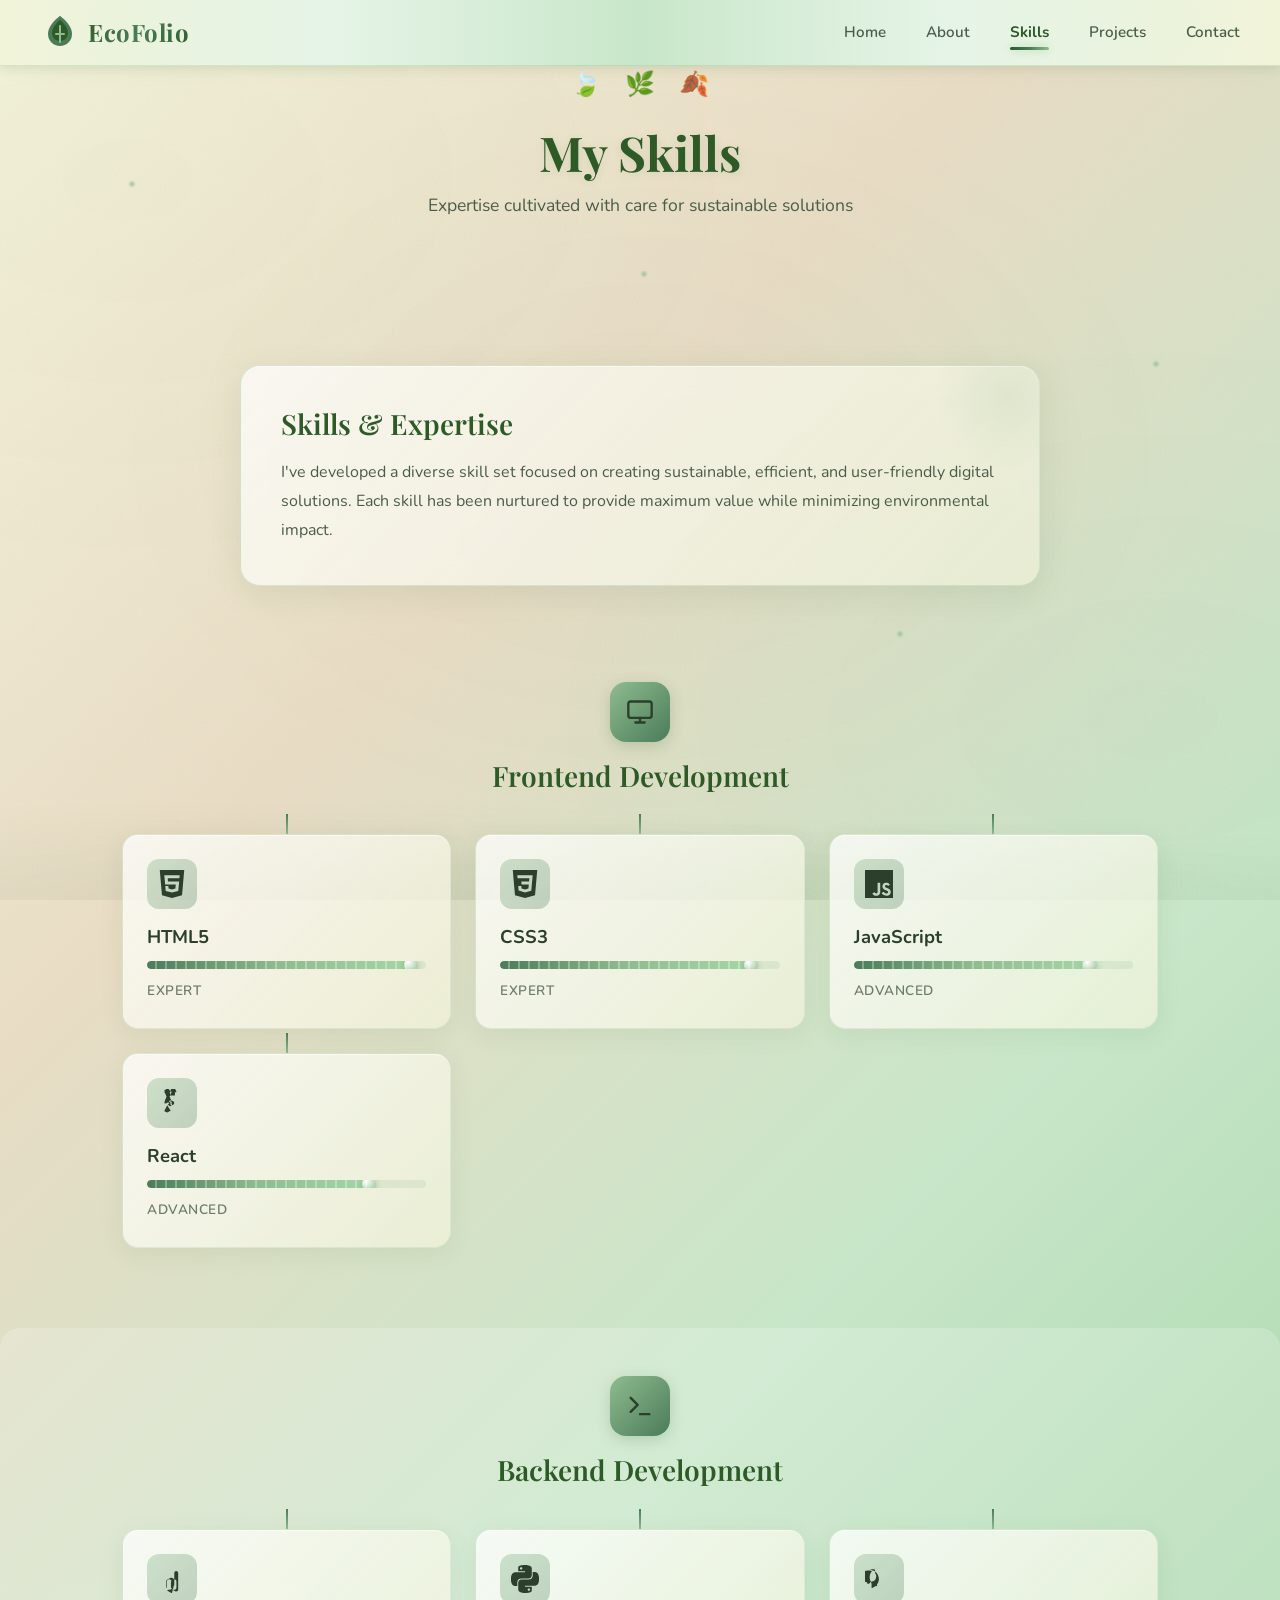
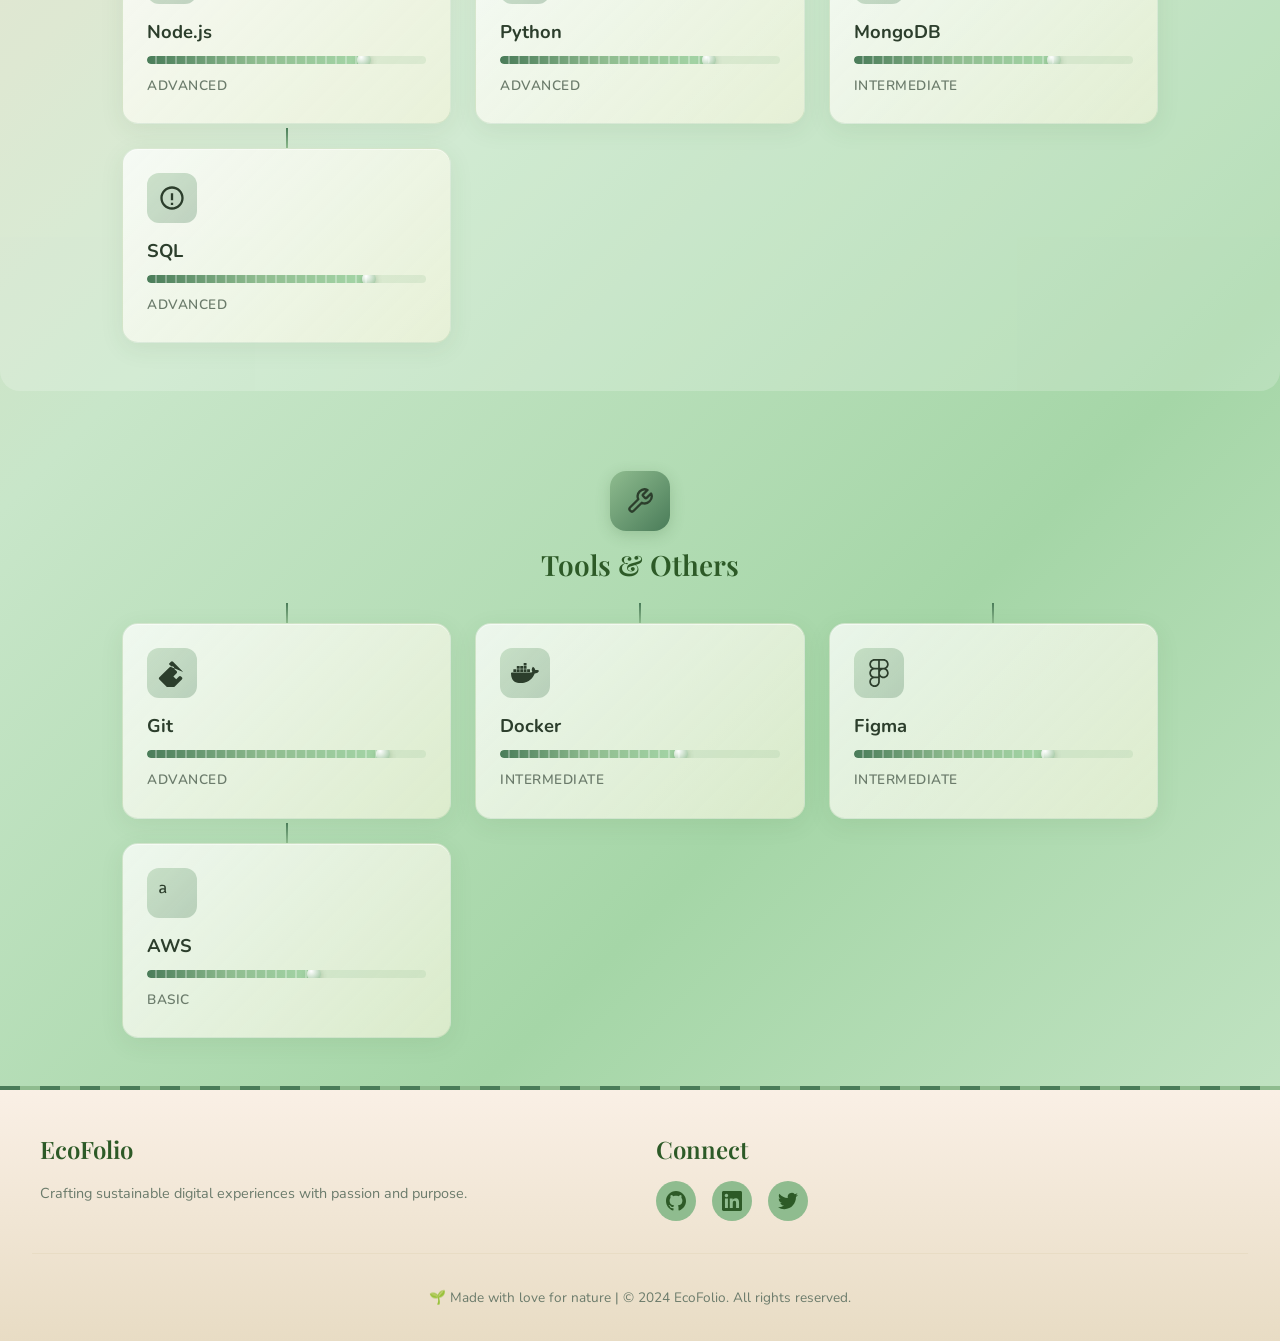
<file: skills.html>
<!DOCTYPE html>
<html lang="en">
<head>
  <meta charset="UTF-8">
  <meta name="viewport" content="width=device-width, initial-scale=1.0">
  <title>Eco Portfolio | Skills</title>
  <link rel="stylesheet" href="css/global.css">
  <link rel="stylesheet" href="css/navbar.css">
  <link rel="stylesheet" href="css/skills.css">
</head>
<body class="skills-page">
  <!-- Navigation -->
  <nav class="navbar">
    <div class="nav-container">
      <a href="index.html" class="nav-logo">
        <svg viewBox="0 0 40 40" fill="none" xmlns="http://www.w3.org/2000/svg">
          <path d="M20 4C20 4 8 12 8 22C8 28.627 13.373 34 20 34C26.627 34 32 28.627 32 22C32 12 20 4 20 4Z" fill="#4A7C59"/>
          <path d="M20 8C20 8 12 14 12 21C12 25.418 15.582 29 20 29C24.418 29 28 25.418 28 21C28 14 20 8 20 8Z" fill="#2D5A27"/>
          <path d="M20 14V30M16 22H24" stroke="#8FBC8F" stroke-width="2" stroke-linecap="round"/>
        </svg>
        <span>EcoFolio</span>
      </a>
      <ul class="nav-menu" id="navMenu">
        <li><a href="index.html" class="nav-link">Home</a></li>
        <li><a href="about.html" class="nav-link">About</a></li>
        <li><a href="skills.html" class="nav-link active">Skills</a></li>
        <li><a href="projects.html" class="nav-link">Projects</a></li>
        <li><a href="contact.html" class="nav-link">Contact</a></li>
      </ul>
      <div class="nav-toggle" id="navToggle">
        <span></span>
        <span></span>
        <span></span>
      </div>
    </div>
  </nav>

  <!-- Page Header -->
  <header class="page-header">
    <!-- Decorative leaves -->
    <div class="header-leaves">
      <span class="leaf leaf-1">🍃</span>
      <span class="leaf leaf-2">🌿</span>
      <span class="leaf leaf-3">🍂</span>
    </div>
    <h1 class="page-title">My Skills</h1>
    <p class="page-subtitle">Expertise cultivated with care for sustainable solutions</p>
  </header>

  <!-- Main Content -->
  <main>
    <!-- Drifting Leaves Background -->
    <div class="drifting-leaves">
      <span class="drift-leaf">🍃</span>
      <span class="drift-leaf">🌿</span>
      <span class="drift-leaf">🍂</span>
      <span class="drift-leaf">🌱</span>
      <span class="drift-leaf">🍃</span>
    </div>
    
    <!-- Glowing Particles -->
    <div class="glowing-particles">
      <div class="glow-particle"></div>
      <div class="glow-particle"></div>
      <div class="glow-particle"></div>
      <div class="glow-particle"></div>
      <div class="glow-particle"></div>
    </div>
    
    <!-- Parallax Hills -->
    <div class="parallax-eco-layer hills"></div>

    <!-- Skills Introduction -->
    <section class="skills-intro">
      <div class="container">
        <div class="intro-card">
          <div class="intro-card-content">
            <h2>Skills & Expertise</h2>
            <p>
              I've developed a diverse skill set focused on creating sustainable, efficient, 
              and user-friendly digital solutions. Each skill has been nurtured to provide 
              maximum value while minimizing environmental impact.
            </p>
          </div>
          <div class="intro-card-decoration">
            <div class="decoration-circle"></div>
          </div>
        </div>
      </div>
    </section>

    <!-- Frontend Skills -->
    <section class="skills-section">
      <div class="container">
        <div class="section-header">
          <div class="section-icon">
            <svg viewBox="0 0 24 24" fill="none" xmlns="http://www.w3.org/2000/svg">
              <rect x="2" y="3" width="20" height="14" rx="2" stroke="currentColor" stroke-width="2"/>
              <path d="M8 21h8M12 17v4" stroke="currentColor" stroke-width="2" stroke-linecap="round"/>
            </svg>
          </div>
          <h2>Frontend Development</h2>
        </div>
        
        <div class="plant-tags">
          <!-- HTML -->
          <div class="plant-tag">
            <div class="tag-string"></div>
            <div class="tag-card">
              <span class="hover-eco-icon">🌿</span>
              <div class="tag-icon">
                <svg viewBox="0 0 24 24" fill="currentColor">
                  <path d="M1.5 0h21l-1.91 21.563L11.977 24l-8.564-2.438L1.5 0zm7.031 9.75l-.232-2.718 10.059.003.23-2.622L5.412 4.41l.698 8.01h9.126l-.326 3.426-2.91.804-2.955-.81-.188-2.11H6.248l.33 4.171L12 19.351l5.379-1.443.744-8.157H8.531z"/>
                </svg>
              </div>
              <h3>HTML5</h3>
              <div class="tag-progress">
                <div class="progress-bar" style="--progress: 95%"></div>
              </div>
              <span class="tag-level">Expert</span>
            </div>
          </div>
          
          <!-- CSS -->
          <div class="plant-tag">
            <div class="tag-string"></div>
            <div class="tag-card">
              <div class="tag-icon">
                <svg viewBox="0 0 24 24" fill="currentColor">
                  <path d="M1.5 0h21l-1.91 21.563L11.977 24l-8.565-2.438L1.5 0zm17.09 4.413L5.41 4.41l.213 2.622 10.125.002-.255 2.716h-6.64l.24 2.573h6.182l-.366 3.523-2.91.804-2.956-.81-.188-2.11h-2.61l.29 3.855L12 19.288l5.373-1.53L18.59 4.414z"/>
                </svg>
              </div>
              <h3>CSS3</h3>
              <div class="tag-progress">
                <div class="progress-bar" style="--progress: 90%"></div>
              </div>
              <span class="tag-level">Expert</span>
            </div>
          </div>
          
          <!-- JavaScript -->
          <div class="plant-tag">
            <div class="tag-string"></div>
            <div class="tag-card">
              <div class="tag-icon">
                <svg viewBox="0 0 24 24" fill="currentColor">
                  <path d="M0 0h24v24H0V0zm22.034 18.276c-.175-1.095-.888-2.015-3.003-2.873-.736-.345-1.554-.585-1.797-1.14-.091-.33-.105-.51-.046-.705.15-.646.915-.84 1.515-.66.39.12.75.42.976.9 1.034-.676 1.034-.676 1.755-1.125-.27-.42-.404-.601-.586-.78-.63-.705-1.469-1.065-2.834-1.034l-.705.089c-.676.165-1.32.525-1.71 1.005-1.14 1.291-.811 3.541.569 4.471 1.365 1.02 3.361 1.244 3.616 2.205.24 1.17-.87 1.545-1.966 1.41-.811-.18-1.26-.586-1.755-1.336l-1.83 1.051c.21.48.45.689.81 1.109 1.74 1.756 6.09 1.666 6.871-1.004.029-.09.24-.705.074-1.65l.046.067zm-8.983-7.245h-2.248c0 1.938-.009 3.864-.009 5.805 0 1.232.063 2.363-.138 2.711-.33.689-1.18.601-1.566.48-.396-.196-.597-.466-.83-.855-.063-.105-.11-.196-.127-.196l-1.825 1.125c.305.63.75 1.172 1.324 1.517.855.51 2.004.675 3.207.405.783-.226 1.458-.691 1.811-1.411.51-.93.402-2.07.397-3.346.012-2.054 0-4.109 0-6.179l.004-.056z"/>
                </svg>
              </div>
              <h3>JavaScript</h3>
              <div class="tag-progress">
                <div class="progress-bar" style="--progress: 85%"></div>
              </div>
              <span class="tag-level">Advanced</span>
            </div>
          </div>
          
          <!-- React -->
          <div class="plant-tag">
            <div class="tag-string"></div>
            <div class="tag-card">
              <div class="tag-icon">
                <svg viewBox="0 0 24 24" fill="currentColor">
                  <path d="M12 10.11c1.03 0 1.87.84 1.87 1.89c0 1-.84 1.85-1.87 1.85c-1.03 0-1.87-.85-1.87-1.85c0-1.05.84-1.89 1.87-1.89M7.37 20c.63.38 2.01-.2 3.6-1.7c-.52-.59-1.03-1.23-1.51-1.9a22.7 22.7 0 01-1.43-2.4c-.35.6-.68 1.18-1 1.74c-.64 1.13-1.22 2.1-1.66 3.26M12 9.88c-.53.54-1.11 1.13-1.72 1.74c-.6.6-1.21 1.18-1.82 1.74.6.57 1.23 1.12 1.87 1.64.65-.5 1.28-1.06 1.87-1.64-.61-.57-1.21-1.15-1.82-1.74c-.6-.61-1.19-1.2-1.72-1.74m4.66-7.84C15.45 3.17 14.46 4.55 14.1 5.7c-.55-.14-1.27-.2-2.1-.2c-.83 0-1.55.07-2.1.2c-.36-1.15-1.35-2.53-2.56-3.54C7.76 2.64 7.1 3.4 6.93 4.1c-.16.71-.15 1.39.05 1.95c.18.5.53.88.98 1.07.23.1.47.15.7.16.23-.01.47-.06.7-.16.45-.2.8-.57.98-1.08.2-.55.22-1.23.05-1.94-.18-.7-.83-1.46-1.66-2.12c-.84-.66-1.89-1.07-3.21-1.25c0 1.06.16 2.16.61 3.22c.42 1 .98 1.9 1.66 2.68c-.68.79-1.24 1.69-1.66 2.68c-.45 1.06-.61 2.16-.61 3.22 1.32-.18 2.37-.59 3.21-1.25.83-.66 1.48-1.42 1.66-2.12.18-.71.15-1.39-.05-1.94c-.2-.5-.53-.88-.98-1.08-.23-.1-.47-.15-.7-.16c-.23.01-.47.06-.7.16c-.45.2-.8.57-.98 1.08c-.2.55-.22 1.23-.05 1.95c.17.7.82 1.46 1.65 2.12.84.65 1.9 1.06 3.22 1.24c0-1.06-.16-2.16-.61-3.22c-.43-1-1-1.9-1.66-2.68.68-.78 1.23-1.69 1.66-2.68.45-1.06.61-2.16.61-3.22M7.37 4c.63.38 2.01-.2 3.6-1.7c-.52-.59-1.03-1.23-1.51-1.9a22.7 22.7 0 01-1.43-2.4c-.35.6-.68 1.18-1 1.74c-.64 1.13-1.22 2.1-1.66 3.26m8.66 0c-.63.38-2.01-.2-3.6-1.7c.52-.59 1.03-1.23 1.51-1.9c.46-.58.9-1.21 1.34-1.85c.32.56.65 1.14 1 1.74c.64 1.13 1.22 2.1 1.66 3.26"/>
                </svg>
              </div>
              <h3>React</h3>
              <div class="tag-progress">
                <div class="progress-bar" style="--progress: 80%"></div>
              </div>
              <span class="tag-level">Advanced</span>
            </div>
          </div>
        </div>
      </div>
    </section>

    <!-- Backend Skills -->
    <section class="skills-section alt-bg">
      <div class="container">
        <div class="section-header">
          <div class="section-icon">
            <svg viewBox="0 0 24 24" fill="none" xmlns="http://www.w3.org/2000/svg">
              <path d="M4 17l6-6-6-6M12 19h8" stroke="currentColor" stroke-width="2" stroke-linecap="round" stroke-linejoin="round"/>
            </svg>
          </div>
          <h2>Backend Development</h2>
        </div>
        
        <div class="plant-tags">
          <!-- Node.js -->
          <div class="plant-tag">
            <div class="tag-string"></div>
            <div class="tag-card">
              <div class="tag-icon">
                <svg viewBox="0 0 24 24" fill="currentColor">
                  <path d="M11.998 24c-.321 0-.641-.084-.922-.247l-2.936-1.737c-.438-.245-.224-.332-.08-.383.585-.203.703-.25 1.328-.312.065-.008.146-.008.211-.008 1.232 0 2.058-.807 2.058-2.003v-5.194c0-1.196-.826-2.002-2.058-2.002-1.232 0-2.058.806-2.058 2.002v5.091c0 .16-.127.287-.287.287-.159 0-.287-.127-.287-.287v-5.091c0-.535.252-1.046.676-1.372l2.861-1.686c.534-.314 1.215-.314 1.749 0l2.861 1.686c.424.326.676.837.676 1.372v5.194c0 1.196-.826 2.002-2.058 2.002-1.232 0-2.058-.806-2.058-2.002v-5.091c0-.16-.128-.287-.288-.287-.16 0-.288.127-.288.287v5.091c0 .535.253 1.046.677 1.372l2.937 1.737c.28.163.601.247.922.247.929 0 1.683-.754 1.683-1.683V6.923c0-.929-.754-1.683-1.683-1.683-.929 0-1.683.754-1.683 1.683v10.154c0 .16-.127.287-.287.287z"/>
                </svg>
              </div>
              <h3>Node.js</h3>
              <div class="tag-progress">
                <div class="progress-bar" style="--progress: 78%"></div>
              </div>
              <span class="tag-level">Advanced</span>
            </div>
          </div>
          
          <!-- Python -->
          <div class="plant-tag">
            <div class="tag-string"></div>
            <div class="tag-card">
              <div class="tag-icon">
                <svg viewBox="0 0 24 24" fill="currentColor">
                  <path d="M14.25.18l.9.2.73.26.59.3.45.32.34.34.25.34.16.33.1.3.04.26.02.2-.01.13V8.5l-.05.63-.13.55-.21.46-.26.38-.3.31-.33.25-.35.19-.35.14-.33.1-.3.07-.26.04-.21.02H8.77l-.69.05-.59.14-.5.22-.41.27-.33.32-.27.35-.2.36-.15.37-.1.35-.07.32-.04.27-.02.21v3.06H3.17l-.21-.03-.28-.07-.32-.12-.35-.18-.36-.26-.36-.36-.35-.46-.32-.59-.28-.73-.21-.88-.14-1.05-.05-1.23.06-1.22.16-1.04.24-.87.32-.71.36-.57.4-.44.42-.33.42-.24.4-.16.36-.1.32-.05.24-.01h.16l.06.01h8.16v-.83H6.18l-.01-2.75-.02-.37.05-.34.11-.31.17-.28.25-.26.31-.23.38-.2.44-.18.51-.15.58-.12.64-.1.71-.06.77-.04.84-.02 1.27.05zm-6.3 1.98l-.23.33-.08.41.08.41.23.34.33.22.41.09.41-.09.33-.22.23-.34.08-.41-.08-.41-.23-.33-.33-.22-.41-.09-.41.09zm13.09 3.95l.28.06.32.12.35.18.36.27.36.35.35.47.32.59.28.73.21.88.14 1.04.05 1.23-.06 1.23-.16 1.04-.24.86-.32.71-.36.57-.4.45-.42.33-.42.24-.4.16-.36.09-.32.05-.24.02-.16-.01h-8.22v.82h5.84l.01 2.76.02.36-.05.34-.11.31-.17.29-.25.25-.31.24-.38.2-.44.17-.51.15-.58.13-.64.09-.71.07-.77.04-.84.01-1.27-.04-1.07-.14-.9-.2-.73-.25-.59-.3-.45-.33-.34-.34-.25-.34-.16-.33-.1-.3-.04-.25-.02-.2.01-.13v-5.34l.05-.64.13-.54.21-.46.26-.38.3-.32.33-.24.35-.2.35-.14.33-.1.3-.06.26-.04.21-.02.13-.01h5.84l.69-.05.59-.14.5-.21.41-.28.33-.32.27-.35.2-.36.15-.36.1-.35.07-.32.04-.28.02-.21V6.07h2.09l.14.01zm-6.47 14.25l-.23.33-.08.41.08.41.23.33.33.23.41.08.41-.08.33-.23.23-.33.08-.41-.08-.41-.23-.33-.33-.23-.41-.08-.41.08z"/>
                </svg>
              </div>
              <h3>Python</h3>
              <div class="tag-progress">
                <div class="progress-bar" style="--progress: 75%"></div>
              </div>
              <span class="tag-level">Advanced</span>
            </div>
          </div>
          
          <!-- MongoDB -->
          <div class="plant-tag">
            <div class="tag-string"></div>
            <div class="tag-card">
              <div class="tag-icon">
                <svg viewBox="0 0 24 24" fill="currentColor">
                  <path d="M12.001 2.5c-4.417 0-8 3.582-8 8 0 3.612 2.404 6.627 5.723 7.649.416.114.567-.18.567-.4 0-.197-.008-.718-.011-1.411-2.329.459-2.822-1.123-2.822-1.123-.346-.879-.843-1.113-1.512-1.113-.983-.001-1.418.955-1.418.955-.869 1.493-2.142 1.061-2.664.812-.089-.632-.349-1.062-.634-1.306-2.273-.26-4.66-1.137-4.66-5.062 0-1.117.399-2.032 1.053-2.75-.105-.258-.457-1.298.1-2.714 0 0 .858-.275 2.815 1.049.815-.227 1.689-.34 2.557-.344.868.004 1.742.117 2.558.344 1.956-1.324 2.813-1.049 2.813-1.049.558 1.416.206 2.456.101 2.714.655.718 1.052 1.633 1.052 2.75 0 3.935-2.394 4.799-4.677 5.053.368.318.695.944.695 1.901 0 1.373-.012 2.483-.012 2.82 0 .221.15.517.571.4 3.315-1.023 5.717-4.037 5.717-7.647 0-4.418-3.582-8-8-8z"/>
                </svg>
              </div>
              <h3>MongoDB</h3>
              <div class="tag-progress">
                <div class="progress-bar" style="--progress: 72%"></div>
              </div>
              <span class="tag-level">Intermediate</span>
            </div>
          </div>
          
          <!-- SQL -->
          <div class="plant-tag">
            <div class="tag-string"></div>
            <div class="tag-card">
              <div class="tag-icon">
                <svg viewBox="0 0 24 24" fill="currentColor">
                  <path d="M12 2C6.48 2 2 6.48 2 12s4.48 10 10 10 10-4.48 10-10S17.52 2 12 2zm0 18c-4.41 0-8-3.59-8-8s3.59-8 8-8 8 3.59 8 8-3.59 8-8 8zm-1-4h2v2h-2v-2zm0-8h2v6h-2V8z"/>
                </svg>
              </div>
              <h3>SQL</h3>
              <div class="tag-progress">
                <div class="progress-bar" style="--progress: 80%"></div>
              </div>
              <span class="tag-level">Advanced</span>
            </div>
          </div>
        </div>
      </div>
    </section>

    <!-- Tools & Other Skills -->
    <section class="skills-section">
      <div class="container">
        <div class="section-header">
          <div class="section-icon">
            <svg viewBox="0 0 24 24" fill="none" xmlns="http://www.w3.org/2000/svg">
              <path d="M14.7 6.3a1 1 0 000 1.4l1.6 1.6a1 1 0 001.4 0l3.77-3.77a6 6 0 01-7.94 7.94l-6.91 6.91a2.12 2.12 0 01-3-3l6.91-6.91a6 6 0 017.94-7.94l-3.76 3.76z" stroke="currentColor" stroke-width="2" stroke-linecap="round" stroke-linejoin="round"/>
            </svg>
          </div>
          <h2>Tools & Others</h2>
        </div>
        
        <div class="plant-tags">
          <!-- Git -->
          <div class="plant-tag">
            <div class="tag-string"></div>
            <div class="tag-card">
              <div class="tag-icon">
                <svg viewBox="0 0 24 24" fill="currentColor">
                  <path d="M21.62 11.108l-8.731-8.729a1.292 1.292 0 00-1.823 0L9.257 4.19l2.299 2.3a1.532 1.532 0 012.214 1.765l2.125 2.125a1.53 1.53 0 01-.37 2.215l-2.332 2.332 2.43 2.43 2.3-2.299a1.31 1.31 0 011.823 0l.675.658a1.292 1.292 0 010 1.823l-8.729 8.73a1.292 1.292 0 01-1.823 0l-8.7-8.729a1.292 1.292 0 010-1.823l8.729-8.7a1.292 1.292 0 011.823 0z"/>
                </svg>
              </div>
              <h3>Git</h3>
              <div class="tag-progress">
                <div class="progress-bar" style="--progress: 85%"></div>
              </div>
              <span class="tag-level">Advanced</span>
            </div>
          </div>
          
          <!-- Docker -->
          <div class="plant-tag">
            <div class="tag-string"></div>
            <div class="tag-card">
              <div class="tag-icon">
                <svg viewBox="0 0 24 24" fill="currentColor">
                  <path d="M13.983 11.078h2.119a.186.186 0 00.186-.185V9.006a.186.186 0 00-.186-.186h-2.119a.185.185 0 00-.185.185v1.888c0 .102.083.185.185.185m-2.954-5.43h2.118a.186.186 0 00.186-.186V3.574a.186.186 0 00-.186-.185h-2.118a.185.185 0 00-.185.185v1.888c0 .102.082.185.185.186m0 2.716h2.118a.187.187 0 00.186-.186V6.29a.186.186 0 00-.186-.185h-2.118a.185.185 0 00-.185.185v1.887c0 .102.082.185.185.186m-2.93 0h2.12a.186.186 0 00.184-.186V6.29a.185.185 0 00-.185-.185H8.1a.185.185 0 00-.185.185v1.887c0 .102.083.185.185.186m-2.964 0h2.119a.186.186 0 00.185-.186V6.29a.185.185 0 00-.185-.185H5.136a.186.186 0 00-.186.185v1.887c0 .102.084.185.186.186m5.893 2.715h2.118a.186.186 0 00.186-.185V9.006a.186.186 0 00-.186-.186h-2.118a.185.185 0 00-.185.185v1.888c0 .102.082.185.185.185m-2.93 0h2.12a.185.185 0 00.184-.185V9.006a.185.185 0 00-.184-.186h-2.12a.185.185 0 00-.184.185v1.888c0 .102.083.185.185.185m-2.964 0h2.119a.185.185 0 00.185-.185V9.006a.185.185 0 00-.185-.186h-2.12a.186.186 0 00-.185.185v1.888c0 .102.084.185.186.185m-2.92 0h2.12a.185.185 0 00.184-.185V9.006a.185.185 0 00-.184-.186h-2.12a.185.185 0 00-.184.185v1.888c0 .102.082.185.185.185M23.763 9.89c-.065-.051-.672-.51-1.954-.51-.338.001-.676.03-1.01.087-.248-1.7-1.653-2.53-1.716-2.566l-.344-.199-.226.327c-.284.438-.49.922-.612 1.43-.23.97-.09 1.882.403 2.661-.595.332-1.55.413-1.744.42H.751a.751.751 0 00-.75.748 11.376 11.376 0 00.692 4.062c.545 1.428 1.355 2.48 2.41 3.124 1.18.723 3.1 1.137 5.275 1.137.983.003 1.963-.086 2.93-.266a12.248 12.248 0 003.823-1.389c.98-.567 1.86-1.288 2.61-2.136 1.252-1.418 1.998-2.997 2.553-4.4h.221c1.372 0 2.215-.549 2.68-1.009.309-.293.55-.65.707-1.046l.098-.288z"/>
                </svg>
              </div>
              <h3>Docker</h3>
              <div class="tag-progress">
                <div class="progress-bar" style="--progress: 65%"></div>
              </div>
              <span class="tag-level">Intermediate</span>
            </div>
          </div>
          
          <!-- Figma -->
          <div class="plant-tag">
            <div class="tag-string"></div>
            <div class="tag-card">
              <div class="tag-icon">
                <svg viewBox="0 0 24 24" fill="currentColor">
                  <path d="M15.852 8.981h-4.588V0h4.588c2.476 0 4.49 2.014 4.49 4.49s-2.014 4.491-4.49 4.491zM12.735 7.51h3.117c1.665 0 3.019-1.355 3.019-3.019s-1.355-3.019-3.019-3.019h-3.117V7.51zm0 1.471H8.148c-2.476 0-4.49-2.014-4.49-4.49S5.672 0 8.148 0h4.588v8.981zm-4.587-7.51c-1.665 0-3.019 1.355-3.019 3.019s1.355 3.019 3.019 3.019h3.117V1.471H8.148zm4.587 15.019H8.148c-2.476 0-4.49-2.014-4.49-4.49s2.014-4.49 4.49-4.49h4.588v8.98zM8.148 8.981c-1.665 0-3.019 1.355-3.019 3.019s1.355 3.019 3.019 3.019h3.117V8.981H8.148zM8.172 24c-2.489 0-4.515-2.014-4.515-4.49s2.014-4.49 4.49-4.49h4.588v4.441c0 2.503-2.047 4.539-4.563 4.539zm-.024-7.51a3.023 3.023 0 00-3.019 3.019c0 1.665 1.365 3.019 3.044 3.019 1.705 0 3.093-1.376 3.093-3.068v-2.97H8.148zm7.704 0h-.098c-2.476 0-4.49-2.014-4.49-4.49s2.014-4.49 4.49-4.49h.098c2.476 0 4.49 2.014 4.49 4.49s-2.014 4.49-4.49 4.49zm-.098-7.509c-1.665 0-3.019 1.355-3.019 3.019s1.355 3.019 3.019 3.019h.098c1.665 0 3.019-1.355 3.019-3.019s-1.355-3.019-3.019-3.019h-.098z"/>
                </svg>
              </div>
              <h3>Figma</h3>
              <div class="tag-progress">
                <div class="progress-bar" style="--progress: 70%"></div>
              </div>
              <span class="tag-level">Intermediate</span>
            </div>
          </div>
          
          <!-- AWS -->
          <div class="plant-tag">
            <div class="tag-string"></div>
            <div class="tag-card">
              <div class="tag-icon">
                <svg viewBox="0 0 24 24" fill="currentColor">
                  <path d="M6.763 10.036c0 .296.032.535.088.71.064.176.144.368.256.576.04.063.056.127.056.183 0 .08-.048.16-.152.24l-.503.335a.383.383 0 01-.208.072c-.08 0-.16-.04-.239-.112a2.47 2.47 0 01-.287-.375 6.18 6.18 0 01-.248-.471c-.622.734-1.405 1.101-2.347 1.101-.67 0-1.205-.191-1.596-.574-.391-.384-.59-.894-.59-1.533 0-.678.239-1.23.726-1.644.487-.415 1.133-.623 1.955-.623.272 0 .551.024.846.064.296.04.6.104.918.176v-.583c0-.607-.127-1.03-.375-1.277-.255-.248-.686-.367-1.3-.367-.28 0-.568.031-.863.103-.296.072-.583.16-.863.272a2.287 2.287 0 01-.28.104.488.488 0 01-.127.023c-.112 0-.168-.08-.168-.247v-.391c0-.128.016-.224.056-.28a.597.597 0 01.224-.167c.279-.144.614-.264 1.005-.36a4.84 4.84 0 011.246-.151c.95 0 1.644.216 2.091.647.439.43.662 1.085.662 1.963v2.586zm-3.24 1.214c.263 0 .534-.048.822-.144.287-.096.543-.271.758-.51a1.2 1.2 0 00.32-.583c.032-.16.056-.335.056-.527v-.255a6.312 6.312 0 00-.735-.136 6.019 6.019 0 00-.75-.048c-.535 0-.926.104-1.19.32-.263.215-.39.518-.39.917 0 .375.095.655.295.846.191.2.47.296.838.296z"/>
                </svg>
              </div>
              <h3>AWS</h3>
              <div class="tag-progress">
                <div class="progress-bar" style="--progress: 60%"></div>
              </div>
              <span class="tag-level">Basic</span>
            </div>
          </div>
        </div>
      </div>
    </section>
  </main>

  <!-- Footer -->
  <footer class="footer">
    <div class="footer-content">
      <div class="footer-section">
        <h4>EcoFolio</h4>
        <p>Crafting sustainable digital experiences with passion and purpose.</p>
      </div>
      <div class="footer-section">
        <h4>Connect</h4>
        <div class="footer-social">
          <a href="#" class="social-link" aria-label="GitHub">
            <svg viewBox="0 0 24 24" fill="currentColor" width="20" height="20">
              <path d="M12 0c-6.626 0-12 5.373-12 12 0 5.302 3.438 9.8 8.207 11.387.599.111.793-.261.793-.577v-2.234c-3.338.726-4.033-1.416-4.033-1.416-.546-1.387-1.333-1.756-1.333-1.756-1.089-.745.083-.729.083-.729 1.205.084 1.839 1.237 1.839 1.237 1.07 1.834 2.807 1.304 3.492.997.107-.775.418-1.305.762-1.604-2.665-.305-5.467-1.334-5.467-5.931 0-1.311.469-2.381 1.236-3.221-.124-.303-.535-1.524.117-3.176 0 0 1.008-.322 3.301 1.23.957-.266 1.983-.399 3.003-.404 1.02.005 2.047.138 3.006.404 2.291-1.552 3.297-1.23 3.297-1.23.653 1.653.242 2.874.118 3.176.77.84 1.235 1.911 1.235 3.221 0 4.609-2.807 5.624-5.479 5.921.43.372.823 1.102.823 2.222v3.293c0 .319.192.694.801.576 4.765-1.589 8.199-6.086 8.199-11.386 0-6.627-5.373-12-12-12z"/>
            </svg>
          </a>
          <a href="#" class="social-link" aria-label="LinkedIn">
            <svg viewBox="0 0 24 24" fill="currentColor" width="20" height="20">
              <path d="M20.447 20.452h-3.554v-5.569c0-1.328-.027-3.037-1.852-3.037-1.853 0-2.136 1.445-2.136 2.939v5.667H9.351V9h3.414v1.561h.046c.477-.9 1.637-1.85 3.37-1.85 3.601 0 4.267 2.37 4.267 5.455v6.286zM5.337 7.433c-1.144 0-2.063-.926-2.063-2.065 0-1.138.92-2.063 2.063-2.063 1.14 0 2.064.925 2.064 2.063 0 1.139-.925 2.065-2.064 2.065zm1.782 13.019H3.555V9h3.564v11.452zM22.225 0H1.771C.792 0 0 .774 0 1.729v20.542C0 23.227.792 24 1.771 24h20.451C23.2 24 24 23.227 24 22.271V1.729C24 .774 23.2 0 22.222 0h.003z"/>
            </svg>
          </a>
          <a href="#" class="social-link" aria-label="Twitter">
            <svg viewBox="0 0 24 24" fill="currentColor" width="20" height="20">
              <path d="M23.953 4.57a10 10 0 01-2.825.775 4.958 4.958 0 002.163-2.723c-.951.555-2.005.959-3.127 1.184a4.92 4.92 0 00-8.384 4.482C7.69 8.095 4.067 6.13 1.64 3.162a4.822 4.822 0 00-.666 2.475c0 1.71.87 3.213 2.188 4.096a4.904 4.904 0 01-2.228-.616v.06a4.923 4.923 0 003.946 4.827 4.996 4.996 0 01-2.212.085 4.936 4.936 0 004.604 3.417 9.867 9.867 0 01-6.102 2.105c-.39 0-.779-.023-1.17-.067a13.995 13.995 0 007.557 2.209c9.053 0 13.998-7.496 13.998-13.985 0-.21 0-.42-.015-.63A9.935 9.935 0 0024 4.59z"/>
            </svg>
          </a>
        </div>
      </div>
    </div>
    <div class="footer-bottom">
      <p>🌱 Made with love for nature | © 2024 EcoFolio. All rights reserved.</p>
    </div>
  </footer>

  <script src="js/main.js"></script>
</body>
</html>
</file>
<file: css/global.css>
/* ============================================
   GLOBAL DESIGN SYSTEM - Eco Portfolio
   ============================================ */

/* Google Fonts Import */
@import url('https://fonts.googleapis.com/css2?family=Playfair+Display:wght@400;500;600;700&family=Nunito:wght@300;400;500;600;700&display=swap');

/* ============================================
   CSS VARIABLES - Earthy Color Palette
   ============================================ */
:root {
  /* Primary Colors */
  --primary-green: #2D5A27;
  --secondary-green: #4A7C59;
  --light-green: #8FBC8F;
  --sage-green: #9CAF88;
  
  /* Earth Tones */
  --brown: #8B4513;
  --dark-brown: #3E2723;
  --warm-brown: #A0522D;
  --terracotta: #CD853F;
  
  /* Neutral Tones */
  --beige: #F5F5DC;
  --cream: #FAF0E6;
  --linen: #FAF3E0;
  --sand: #E8DCC4;
  
  /* Accent */
  --accent-gold: #D4A574;
  --leaf-highlight: #C8E6C9;
  
  /* Text Colors */
  --text-dark: #2C3E2C;
  --text-medium: #4A5D4A;
  --text-light: #6B7B6B;
  --text-cream: #FAF0E6;
  
  /* Shadows */
  --shadow-soft: 0 4px 15px rgba(45, 90, 39, 0.1);
  --shadow-medium: 0 8px 25px rgba(45, 90, 39, 0.15);
  --shadow-strong: 0 12px 40px rgba(45, 90, 39, 0.2);
  
  /* Transitions */
  --transition-fast: 0.2s ease;
  --transition-medium: 0.3s ease;
  --transition-slow: 0.5s ease;
  
  /* Border Radius */
  --radius-small: 4px;
  --radius-medium: 8px;
  --radius-large: 16px;
  --radius-round: 50%;
}

/* ============================================
   BASE RESET & TYPOGRAPHY
   ============================================ */
*, *::before, *::after {
  margin: 0;
  padding: 0;
  box-sizing: border-box;
}

html {
  scroll-behavior: smooth;
}

body {
  font-family: 'Nunito', sans-serif;
  font-size: 16px;
  line-height: 1.7;
  color: var(--text-dark);
  background-color: var(--cream);
  min-height: 100vh;
  overflow-x: hidden;
}

/* Background Texture - Subtle Paper */
body::before {
  content: '';
  position: fixed;
  top: 0;
  left: 0;
  width: 100%;
  height: 100%;
  background-image: 
    radial-gradient(ellipse at 20% 30%, rgba(143, 188, 143, 0.05) 0%, transparent 50%),
    radial-gradient(ellipse at 80% 70%, rgba(212, 165, 116, 0.05) 0%, transparent 50%);
  pointer-events: none;
  z-index: -1;
}

/* Headings - Warm Serif */
h1, h2, h3, h4, h5, h6 {
  font-family: 'Playfair Display', serif;
  font-weight: 600;
  line-height: 1.3;
  color: var(--primary-green);
}

h1 { font-size: 3.5rem; }
h2 { font-size: 2.5rem; }
h3 { font-size: 1.75rem; }
h4 { font-size: 1.5rem; }
h5 { font-size: 1.25rem; }
h6 { font-size: 1rem; }

p {
  margin-bottom: 1rem;
}

a {
  color: var(--secondary-green);
  text-decoration: none;
  transition: var(--transition-fast);
}

a:hover {
  color: var(--primary-green);
}


/* ============================================
   MAIN CONTENT CONTAINER
   ============================================ */
main {
  padding-top: 80px;
  min-height: calc(100vh - 80px);
}

.container {
  max-width: 1200px;
  margin: 0 auto;
  padding: 0 2rem;
}

/* ============================================
   FOOTER - Bamboo Style
   ============================================ */
.footer {
  background: linear-gradient(180deg, var(--cream) 0%, var(--sand) 100%);
  padding: 3rem 2rem 1rem;
  
  position: relative;
}

.footer::before {
  content: '';
  position: absolute;
  top: 0;
  left: 0;
  width: 100%;
  height: 4px;
  background: repeating-linear-gradient(
    90deg,
    var(--secondary-green) 0px,
    var(--secondary-green) 20px,
    var(--light-green) 20px,
    var(--light-green) 40px
  );
}

.footer-content {
  max-width: 1200px;
  margin: 0 auto;
  display: grid;
  grid-template-columns: repeat(auto-fit, minmax(250px, 1fr));
  gap: 2rem;
}

.footer-section h4 {
  font-family: 'Playfair Display', serif;
  margin-bottom: 1rem;
  color: var(--primary-green);
}

.footer-section p {
  color: var(--text-light);
  font-size: 0.9rem;
}

.footer-social {
  display: flex;
  gap: 1rem;
  margin-top: 1rem;
}

.social-link {
  width: 40px;
  height: 40px;
  display: flex;
  align-items: center;
  justify-content: center;
  background: var(--light-green);
  border-radius: var(--radius-round);
  color: var(--primary-green);
  transition: var(--transition-fast);
}

.social-link:hover {
  background: var(--secondary-green);
  color: var(--cream);
  transform: translateY(-3px);
}

.footer-bottom {
  text-align: center;
  padding-top: 2rem;
  margin-top: 2rem;
  border-top: 1px solid var(--sand);
  color: var(--text-light);
  font-size: 0.85rem;
}

/* ============================================
   BUTTONS - Nature Inspired
   ============================================ */
.btn {
  display: inline-flex;
  align-items: center;
  gap: 0.5rem;
  padding: 0.875rem 1.75rem;
  font-family: 'Nunito', sans-serif;
  font-weight: 600;
  font-size: 0.95rem;
  border: none;
  border-radius: var(--radius-medium);
  cursor: pointer;
  transition: var(--transition-medium);
}

.btn-primary {
  background: linear-gradient(135deg, var(--secondary-green) 0%, var(--primary-green) 100%);
  color: var(--cream);
  box-shadow: var(--shadow-soft);
}

.btn-primary:hover {
  transform: translateY(-2px);
  box-shadow: var(--shadow-medium);
  color: var(--cream);
}

.btn-secondary {
  background: transparent;
  color: var(--primary-green);
  border: 2px solid var(--secondary-green);
}

.btn-secondary:hover {
  background: var(--secondary-green);
  color: var(--cream);
  transform: translateY(-2px);
}

/* Leaf button shape */
.btn-leaf {
  border-radius: 50px 50px 50px 5px;
}

/* ============================================
   SECTION STYLES
   ============================================ */
.section {
  padding: 4rem 0;
}

.section-title {
  text-align: center;
  margin-bottom: 3rem;
}

.section-title h2 {
  display: inline-block;
  position: relative;
  padding-bottom: 1rem;
}

.section-title h2::after {
  content: '';
  position: absolute;
  bottom: 0;
  left: 50%;
  transform: translateX(-50%);
  width: 60px;
  height: 3px;
  background: linear-gradient(90deg, var(--secondary-green), var(--light-green));
  border-radius: 2px;
}

/* ============================================
   DECORATIVE ELEMENTS
   ============================================ */

/* Leaf divider */
.leaf-divider {
  display: flex;
  justify-content: center;
  align-items: center;
  gap: 1rem;
  padding: 2rem 0;
}

.leaf-divider span {
  width: 30px;
  height: 2px;
  background: linear-gradient(90deg, var(--light-green), var(--secondary-green));
  border-radius: 2px;
}

.leaf-divider svg {
  width: 24px;
  height: 24px;
  fill: var(--secondary-green);
}

/* Vine border */
.vine-border {
  position: relative;
  padding: 2rem;
}

.vine-border::before,
.vine-border::after {
  content: '🌿';
  position: absolute;
  font-size: 1.5rem;
  opacity: 0.3;
}

.vine-border::before {
  top: 0;
  left: 0;
}

.vine-border::after {
  bottom: 0;
  right: 0;
}

/* Eco icon set */
.eco-icon {
  width: 24px;
  height: 24px;
  fill: var(--secondary-green);
}

/* ============================================
   RESPONSIVE DESIGN
   ============================================ */
@media (max-width: 768px) {
  h1 { font-size: 2.5rem; }
  h2 { font-size: 2rem; }
  h3 { font-size: 1.5rem; }
  
  .nav-menu {
    position: fixed;
    top: 70px;
    left: -100%;
    width: 100%;
    height: calc(100vh - 70px);
    background: var(--cream);
    flex-direction: column;
    justify-content: flex-start;
    padding-top: 2rem;
    transition: var(--transition-medium);
  }
  
  .nav-menu.active {
    left: 0;
  }
  
  .nav-toggle {
    display: flex;
  }
  
  .page-header {
    padding: 3rem 1rem 1rem;
  }
  
  .page-title {
    font-size: 2rem;
  }
  
  .container {
    padding: 0 1rem;
  }
}

@media (max-width: 480px) {
  h1 { font-size: 2rem; }
  h2 { font-size: 1.75rem; }
  
  .btn {
    padding: 0.75rem 1.25rem;
    font-size: 0.9rem;
  }
}

/* ============================================
   ANIMATIONS
   ============================================ */
@keyframes fadeInUp {
  from {
    opacity: 0;
    transform: translateY(30px);
  }
  to {
    opacity: 1;
    transform: translateY(0);
  }
}

@keyframes fadeIn {
  from { opacity: 0; }
  to { opacity: 1; }
}

@keyframes slideInLeft {
  from {
    opacity: 0;
    transform: translateX(-30px);
  }
  to {
    opacity: 1;
    transform: translateX(0);
  }
}

@keyframes slideInRight {
  from {
    opacity: 0;
    transform: translateX(30px);
  }
  to {
    opacity: 1;
    transform: translateX(0);
  }
}

@keyframes pulse {
  0%, 100% { transform: scale(1); }
  50% { transform: scale(1.05); }
}

@keyframes float {
  0%, 100% { transform: translateY(0); }
  50% { transform: translateY(-10px); }
}

@keyframes sway {
  0%, 100% { transform: rotate(-2deg); }
  50% { transform: rotate(2deg); }
}

/* Utility classes */
.fade-in-up {
  animation: fadeInUp 0.6s ease forwards;
}

.fade-in {
  animation: fadeIn 0.6s ease forwards;
}

.float {
  animation: float 3s ease-in-out infinite;
}

.sway {
  animation: sway 4s ease-in-out infinite;
}
</file>
<file: css/navbar.css>
/* ============================================
   ECO-THEMED NAVIGATION BAR
   ============================================ */

/* ============================================
   NAVBAR CONTAINER
   ============================================ */
.navbar {
  position: fixed;
  top: 0;
  left: 0;
  width: 100%;
  /* Light beige-to-green gradient for sustainability feel */
  background: linear-gradient(
    90deg,
    #F5F5DC 0%,     /* Beige */
    #E8F5E9 25%,    /* Light mint */
    #C8E6C9 50%,    /* Soft green */
    #E8F5E9 75%,    /* Light mint */
    #F5F5DC 100%    /* Beige */
  );
  backdrop-filter: blur(10px);
  -webkit-backdrop-filter: blur(10px);
  z-index: 1000;
  padding: 0.75rem 2rem;
  box-shadow: 
    0 2px 10px rgba(45, 90, 39, 0.1),
    0 0 20px rgba(143, 188, 143, 0.15);
  border-bottom: 1px solid rgba(143, 188, 143, 0.3);
}

/* Subtle leaf pattern overlay */
.navbar::before {
  content: '';
  position: absolute;
  top: 0;
  left: 0;
  width: 100%;
  height: 100%;
  background-image:
    radial-gradient(circle at 10% 50%, rgba(76, 175, 80, 0.03) 0%, transparent 30%),
    radial-gradient(circle at 90% 30%, rgba(76, 175, 80, 0.03) 0%, transparent 30%);
  pointer-events: none;
}

/* ============================================
   NAV CONTAINER
   ============================================ */
.nav-container {
  max-width: 1200px;
  margin: 0 auto;
  display: flex;
  justify-content: space-between;
  align-items: center;
  position: relative;
  z-index: 1;
}

/* ============================================
   NAV LOGO - Leaf + Site Name
   ============================================ */
.nav-logo {
  display: flex;
  align-items: center;
  gap: 0.5rem;
  text-decoration: none;
}

.nav-logo svg {
  width: 40px;
  height: 40px;
  transition: transform 0.3s ease;
}

.nav-logo:hover svg {
  transform: scale(1.1) rotate(10deg);
}

.nav-logo span {
  font-family: 'Playfair Display', serif;
  font-size: 1.5rem;
  font-weight: 700;
  /* Eco-styled bold text with green gradient */
  background: linear-gradient(135deg, #2D5A27 0%, #4A7C59 50%, #2D5A27 100%);
  -webkit-background-clip: text;
  -webkit-text-fill-color: transparent;
  background-clip: text;
  letter-spacing: 0.5px;
  transition: all 0.3s ease;
}

.nav-logo:hover span {
  /* Subtle glow effect on hover */
  text-shadow: 0 0 20px rgba(76, 175, 80, 0.3);
}

/* ============================================
   NAV MENU
   ============================================ */
.nav-menu {
  display: flex;
  list-style: none;
  gap: 2.5rem;
  align-items: center;
}

/* ============================================
   NAV LINKS - Eco Hover Animations
   ============================================ */
.nav-link {
  position: relative;
  font-family: 'Nunito', sans-serif;
  font-weight: 600;
  font-size: 0.95rem;
  color: #4A5D4A;
  padding: 0.5rem 0;
  text-decoration: none;
  transition: all 0.3s ease;
  cursor: pointer;
}

/* Subtle vine underline that grows from left to right on hover */
.nav-link::after {
  content: '';
  position: absolute;
  bottom: 0;
  left: 0;
  width: 0;
  height: 2px;
  /* Gradient green vine effect */
  background: linear-gradient(
    90deg,
    #2D5A27 0%,
    #4A7C59 50%,
    #8FBC8F 100%
  );
  border-radius: 2px;
  transition: width 0.4s ease;
}

.nav-link:hover::after {
  width: 100%;
}

/* Soft green glow on hover */
.nav-link:hover {
  color: #2D5A27;
  text-shadow: 0 0 8px rgba(76, 175, 80, 0.2);
}

/* ============================================
   ACTIVE LINK - Clean Underline with Glowing Accent
   ============================================ */
.nav-link.active {
  color: #2D5A27;
  font-weight: 700;
}

/* Clean underline for active link */
.nav-link.active::after {
  content: '';
  position: absolute;
  bottom: 0;
  left: 0;
  width: 100%;
  height: 3px;
  background: linear-gradient(
    90deg,
    #2D5A27 0%,
    #4A7C59 50%,
    #8FBC8F 100%
  );
  border-radius: 2px;
  box-shadow: 0 0 8px rgba(76, 175, 80, 0.4);
}

/* ============================================
   MOBILE MENU TOGGLE
   ============================================ */
.nav-toggle {
  display: none;
  flex-direction: column;
  gap: 5px;
  cursor: pointer;
  padding: 5px;
  background: none;
  border: none;
}

.nav-toggle span {
  width: 25px;
  height: 2px;
  background: linear-gradient(90deg, #2D5A27, #4A7C59);
  border-radius: 2px;
  transition: all 0.3s ease;
}

.nav-toggle:hover span {
  background: #2D5A27;
  box-shadow: 0 0 8px rgba(76, 175, 80, 0.4);
}

/* ============================================
   RESPONSIVE NAVBAR
   ============================================ */
@media (max-width: 768px) {
  .nav-menu {
    position: fixed;
    top: 60px;
    left: -100%;
    width: 100%;
    height: calc(100vh - 60px);
    background: linear-gradient(
      180deg,
      #F5F5DC 0%,
      #E8F5E9 100%
    );
    flex-direction: column;
    justify-content: flex-start;
    padding-top: 2rem;
    gap: 1.5rem;
    transition: left 0.4s ease;
    box-shadow: 0 10px 30px rgba(45, 90, 39, 0.15);
  }
  
  .nav-menu.active {
    left: 0;
  }
  
  .nav-toggle {
    display: flex;
  }
  
  .nav-toggle.active span:nth-child(1) {
    transform: rotate(45deg) translate(5px, 5px);
  }
  
  .nav-toggle.active span:nth-child(2) {
    opacity: 0;
  }
  
  .nav-toggle.active span:nth-child(3) {
    transform: rotate(-45deg) translate(5px, -5px);
  }
  
  .nav-link {
    font-size: 1.1rem;
  }
  
  .nav-link::before {
    display: none;
  }
  
  .nav-link::after {
    display: none;
  }
  
  .nav-link.active::after {
    display: block;
    width: 100%;
    animation: none;
    height: 3px;
  }
}

@media (max-width: 480px) {
  .navbar {
    padding: 0.5rem 1rem;
  }
  
  .nav-logo svg {
    width: 32px;
    height: 32px;
  }
  
  .nav-logo span {
    font-size: 1.25rem;
  }
}
</file>
<file: css/home.css>
/* ============================================
   ECO-THEMED HOME PAGE - Redesigned & Enhanced
   ============================================ */

/* ============================================
   PAGE BACKGROUND - Beige to Leafy Green
   ============================================ */
body.home-page {
  background: linear-gradient(
    180deg,
    #F5F5DC 0%,      /* Beige */
    #F0EAD6 15%,     /* Parchment */
    #E8DCC4 30%,     /* Sand */
    #D4E8D4 50%,     /* Soft leafy green */
    #C8E6C9 65%,     /* Light leafy green */
    #A5D6A7 80%,     /* Soft green */
    #8FBC8F 100%     /* Sage green */
  );
  min-height: 100vh;
  position: relative;
  overflow-x: hidden;
}

/* Sunrise Glow Effect */
body.home-page::before {
  content: '';
  position: fixed;
  top: 0;
  left: 0;
  width: 100%;
  height: 100%;
  background: 
    radial-gradient(ellipse 80% 50% at 50% -10%, rgba(255, 248, 220, 0.6) 0%, transparent 50%),
    radial-gradient(ellipse 60% 40% at 20% 20%, rgba(255, 223, 186, 0.3) 0%, transparent 40%),
    radial-gradient(ellipse 50% 30% at 80% 15%, rgba(255, 210, 170, 0.25) 0%, transparent 35%);
  pointer-events: none;
  z-index: 0;
  animation: sunriseGlow 15s ease-in-out infinite alternate;
}

@keyframes sunriseGlow {
  0% {
    opacity: 0.8;
    transform: scale(1);
  }
  100% {
    opacity: 1;
    transform: scale(1.05);
  }
}

/* Subtle recycled paper texture */
body.home-page::after {
  content: '';
  position: fixed;
  top: 0;
  left: 0;
  width: 100%;
  height: 100%;
  background-image: 
    url("data:image/svg+xml,%3Csvg viewBox='0 0 400 400' xmlns='http://www.w3.org/2000/svg'%3E%3Cfilter id='noiseFilter'%3E%3CfeTurbulence type='fractalNoise' baseFrequency='0.9' numOctaves='4' stitchTiles='stitch'/%3E%3C/filter%3E%3Crect width='100%25' height='100%25' filter='url(%23noiseFilter)'/%3E%3C/svg%3E");
  opacity: 0.04;
  pointer-events: none;
  z-index: 0;
}

/* Leaf pattern overlay */
.leaf-pattern-overlay {
  position: fixed;
  top: 0;
  left: 0;
  width: 100%;
  height: 100%;
  background-image:
    radial-gradient(ellipse at 10% 20%, rgba(45, 90, 39, 0.04) 0%, transparent 40%),
    radial-gradient(ellipse at 90% 80%, rgba(74, 124, 89, 0.04) 0%, transparent 40%),
    radial-gradient(ellipse at 50% 50%, rgba(143, 188, 143, 0.05) 0%, transparent 60%),
    url("data:image/svg+xml,%3Csvg width='60' height='60' viewBox='0 0 60 60' xmlns='http://www.w3.org/2000/svg'%3E%3Cpath d='M30 5c-2 8-8 15-8 22 0 6 4 11 8 13 4-2 8-7 8-13 0-7-6-14-8-22z' fill='%234A7C59' fill-opacity='0.03'/%3E%3C/svg%3E");
  pointer-events: none;
  z-index: 0;
}

/* ============================================
   DRIFTING LEAVES ANIMATION
   ============================================ */
.drifting-leaves {
  position: fixed;
  top: 0;
  left: 0;
  width: 100%;
  height: 100%;
  pointer-events: none;
  z-index: 0;
  overflow: hidden;
}

.drift-leaf {
  position: absolute;
  font-size: 1.8rem;
  opacity: 0.2;
  animation: driftLeaf 18s linear infinite;
}

.drift-leaf:nth-child(1) { left: 3%; animation-delay: 0s; animation-duration: 20s; }
.drift-leaf:nth-child(2) { left: 18%; animation-delay: 2s; animation-duration: 22s; }
.drift-leaf:nth-child(3) { left: 32%; animation-delay: 4s; animation-duration: 18s; }
.drift-leaf:nth-child(4) { left: 48%; animation-delay: 1s; animation-duration: 24s; }
.drift-leaf:nth-child(5) { left: 62%; animation-delay: 3s; animation-duration: 19s; }
.drift-leaf:nth-child(6) { left: 78%; animation-delay: 5s; animation-duration: 21s; }
.drift-leaf:nth-child(7) { left: 88%; animation-delay: 7s; animation-duration: 17s; }

@keyframes driftLeaf {
  0% {
    transform: translateY(100vh) rotate(0deg) scale(0.6);
    opacity: 0;
  }
  8% {
    opacity: 0.2;
  }
  92% {
    opacity: 0.2;
  }
  100% {
    transform: translateY(-100px) rotate(360deg) scale(1.1);
    opacity: 0;
  }
}

/* ============================================
   PARALLAX ECO LAYERS
   ============================================ */
.parallax-eco-layer {
  position: fixed;
  bottom: 0;
  left: 0;
  width: 100%;
  height: 250px;
  pointer-events: none;
  z-index: 0;
  overflow: hidden;
}

.parallax-eco-layer.hills {
  background: 
    radial-gradient(ellipse 100% 60% at 0% 100%, rgba(45, 90, 39, 0.06) 0%, transparent 70%),
    radial-gradient(ellipse 80% 50% at 30% 100%, rgba(74, 124, 89, 0.05) 0%, transparent 60%),
    radial-gradient(ellipse 90% 45% at 60% 100%, rgba(45, 90, 39, 0.04) 0%, transparent 55%),
    radial-gradient(ellipse 70% 40% at 100% 100%, rgba(74, 124, 89, 0.05) 0%, transparent 50%);
  animation: hillsFloat 20s ease-in-out infinite;
}

@keyframes hillsFloat {
  0%, 100% { transform: translateY(0); }
  50% { transform: translateY(-10px); }
}

/* Cloud layer */
.cloud-layer {
  position: fixed;
  top: 50px;
  left: 0;
  width: 100%;
  height: 150px;
  pointer-events: none;
  z-index: 0;
}

.cloud {
  position: absolute;
  background: rgba(255, 255, 255, 0.4);
  border-radius: 50px;
  filter: blur(2px);
}

.cloud-1 {
  width: 100px;
  height: 30px;
  left: 10%;
  animation: cloudFloat 25s linear infinite;
}

.cloud-2 {
  width: 80px;
  height: 25px;
  left: 60%;
  animation: cloudFloat 30s linear infinite;
  animation-delay: -10s;
}

@keyframes cloudFloat {
  0% { transform: translateX(-100px); }
  100% { transform: translateX(calc(100vw + 100px)); }
}

/* Vines on sides */
.side-vine {
  position: fixed;
  bottom: 0;
  width: 60px;
  height: 400px;
  pointer-events: none;
  z-index: 0;
  opacity: 0.15;
}

.side-vine.left {
  left: 0;
  background: linear-gradient(90deg, rgba(45, 90, 39, 0.3), transparent);
  mask-image: url("data:image/svg+xml,%3Csvg width='60' height='400' viewBox='0 0 60 400' xmlns='http://www.w3.org/2000/svg'%3E%3Cpath d='M30 0 Q10 50 30 100 Q50 150 30 200 Q10 250 30 300 Q50 350 30 400' stroke='black' stroke-width='8' fill='none'/%3E%3C/svg%3E");
  -webkit-mask-image: url("data:image/svg+xml,%3Csvg width='60' height='400' viewBox='0 0 60 400' xmlns='http://www.w3.org/2000/svg'%3E%3Cpath d='M30 0 Q10 50 30 100 Q50 150 30 200 Q10 250 30 300 Q50 350 30 400' stroke='black' stroke-width='8' fill='none'/%3E%3C/svg%3E");
}

.side-vine.right {
  right: 0;
  background: linear-gradient(-90deg, rgba(45, 90, 39, 0.3), transparent);
  mask-image: url("data:image/svg+xml,%3Csvg width='60' height='400' viewBox='0 0 60 400' xmlns='http://www.w3.org/2000/svg'%3E%3Cpath d='M30 0 Q50 50 30 100 Q10 150 30 200 Q50 250 30 300 Q10 350 30 400' stroke='black' stroke-width='8' fill='none'/%3E%3C/svg%3E");
  -webkit-mask-image: url("data:image/svg+xml,%3Csvg width='60' height='400' viewBox='0 0 60 400' xmlns='http://www.w3.org/2000/svg'%3E%3Cpath d='M30 0 Q50 50 30 100 Q10 150 30 200 Q50 250 30 300 Q10 350 30 400' stroke='black' stroke-width='8' fill='none'/%3E%3C/svg%3E");
  animation: vineSway 8s ease-in-out infinite;
}

@keyframes vineSway {
  0%, 100% { transform: translateX(0); }
  50% { transform: translateX(5px); }
}

/* ============================================
   HERO SECTION
   ============================================ */
.hero {
  position: relative;
  z-index: 1;
  min-height: 100vh;
  display: flex;
  align-items: center;
  padding: 6rem 2rem 4rem;
}

.hero-bg {
  position: absolute;
  top: 0;
  left: 0;
  width: 100%;
  height: 100%;
  overflow: hidden;
  pointer-events: none;
}

.hero-gradient {
  position: absolute;
  top: 0;
  left: 0;
  width: 100%;
  height: 100%;
  background: 
    radial-gradient(ellipse at 30% 20%, rgba(255, 248, 220, 0.3) 0%, transparent 50%),
    radial-gradient(ellipse at 70% 80%, rgba(143, 188, 143, 0.2) 0%, transparent 40%),
    radial-gradient(ellipse at 50% 50%, rgba(200, 230, 201, 0.15) 0%, transparent 60%);
  animation: gradientPulse 10s ease-in-out infinite alternate;
}

@keyframes gradientPulse {
  0% { opacity: 0.8; }
  100% { opacity: 1; }
}

.hero-pattern {
  position: absolute;
  top: 0;
  left: 0;
  width: 100%;
  height: 100%;
  background-image: 
    repeating-linear-gradient(45deg, transparent, transparent 20px, rgba(74, 124, 89, 0.03) 20px, rgba(74, 124, 89, 0.03) 40px),
    repeating-linear-gradient(-45deg, transparent, transparent 25px, rgba(143, 188, 143, 0.02) 25px, rgba(143, 188, 143, 0.02) 50px);
}

/* Floating particles */
.particles-container {
  position: absolute;
  top: 0;
  left: 0;
  width: 100%;
  height: 100%;
}

.particle {
  position: absolute;
  border-radius: 50%;
  background: radial-gradient(circle, rgba(143, 188, 143, 0.8) 0%, transparent 70%);
  animation: floatParticle 12s ease-in-out infinite;
}

.particle-1 { width: 6px; height: 6px; left: 10%; top: 20%; animation-delay: 0s; }
.particle-2 { width: 8px; height: 8px; left: 20%; top: 40%; animation-delay: 1s; }
.particle-3 { width: 5px; height: 5px; left: 35%; top: 15%; animation-delay: 2s; }
.particle-4 { width: 7px; height: 7px; left: 50%; top: 60%; animation-delay: 0.5s; }
.particle-5 { width: 6px; height: 6px; left: 65%; top: 25%; animation-delay: 1.5s; }
.particle-6 { width: 9px; height: 9px; left: 80%; top: 45%; animation-delay: 2.5s; }
.particle-7 { width: 5px; height: 5px; left: 15%; top: 70%; animation-delay: 3s; }
.particle-8 { width: 7px; height: 7px; left: 45%; top: 35%; animation-delay: 3.5s; }
.particle-9 { width: 6px; height: 6px; left: 75%; top: 65%; animation-delay: 4s; }
.particle-10 { width: 8px; height: 8px; left: 60%; top: 80%; animation-delay: 4.5s; }
.particle-11 { width: 5px; height:5px; left: 85%; top: 30%; animation-delay: 5s; }
.particle-12 { width: 7px; height: 7px; left: 25%; top: 55%; animation-delay: 5.5s; }
.particle-13 { width: 6px; height: 6px; left: 55%; top: 10%; animation-delay: 6s; }
.particle-14 { width: 8px; height: 8px; left: 70%; top: 50%; animation-delay: 6.5s; }
.particle-15 { width: 5px; height: 5px; left: 90%; top: 75%; animation-delay: 7s; }

@keyframes floatParticle {
  0%, 100% {
    transform: translateY(0) scale(1);
    opacity: 0.5;
  }
  50% {
    transform: translateY(-40px) scale(1.3);
    opacity: 1;
  }
}

/* Vine decorations */
.vine {
  position: absolute;
  width: 4px;
  background: linear-gradient(180deg, transparent, rgba(143, 188, 143, 0.4), transparent);
}

.vine-1 {
  left: 8%;
  height: 45%;
  animation: vineGrow 4s ease-out forwards;
}

.vine-2 {
  right: 12%;
  height: 40%;
  animation: vineGrow 4s ease-out 0.5s forwards;
}

@keyframes vineGrow {
  from {
    transform: scaleY(0);
    opacity: 0;
  }
  to {
    transform: scaleY(1);
    opacity: 1;
  }
}

/* ============================================
   HERO CONTENT
   ============================================ */
.hero-content {
  max-width: 1200px;
  margin: 0 auto;
  display: grid;
  grid-template-columns: 1fr 1fr;
  gap: 4rem;
  align-items: center;
  width: 100%;
  position: relative;
  z-index: 2;
}

/* Hero Text Container with Entrance Animation */
.hero-text {
  animation: fadeInUp 1s ease forwards;
  opacity: 0;
}

.hero-greeting {
  font-family: 'Nunito', sans-serif;
  font-size: 1.2rem;
  font-weight: 700;
  color: var(--secondary-green);
  margin-bottom: 0.75rem;
  text-transform: uppercase;
  letter-spacing: 3px;
  position: relative;
  display: inline-block;
}

/* Vine underline for headline */
.hero-greeting::after {
  content: '';
  position: absolute;
  bottom: -8px;
  left: 0;
  width: 0;
  height: 3px;
  background: linear-gradient(90deg, var(--secondary-green), var(--light-green), var(--secondary-green));
  border-radius: 2px;
  animation: vineGrowUnderline 1s ease 0.5s forwards;
}

@keyframes vineGrowUnderline {
  to { width: 100%; }
}

/* Gradient glow effect for headline */
.hero-greeting {
  background: linear-gradient(135deg, var(--secondary-green) 0%, var(--primary-green) 50%, var(--secondary-green) 100%);
  -webkit-background-clip: text;
  -webkit-text-fill-color: transparent;
  background-clip: text;
  animation: textGlow 3s ease-in-out infinite;
}

@keyframes textGlow {
  0%, 100% { filter: drop-shadow(0 0 2px rgba(74, 124, 89, 0.3)); }
  50% { filter: drop-shadow(0 0 8px rgba(74, 124, 89, 0.5)); }
}

/* Hero Title */
.hero-title {
  font-family: 'Playfair Display', serif;
  font-size: 3.8rem;
  font-weight: 700;
  line-height: 1.15;
  margin-bottom: 1.75rem;
  position: relative;
}

.title-line {
  display: block;
  color: var(--primary-green);
  opacity: 0;
  animation: fadeInUp 0.8s ease 0.3s forwards;
}

.title-line:nth-child(1) { animation-delay: 0.3s; }
.title-line:nth-child(2) { animation-delay: 0.5s; }
.title-line:nth-child(3) { animation-delay: 0.7s; }

.title-line.highlight {
  background: linear-gradient(135deg, var(--secondary-green), var(--light-green), var(--secondary-green));
  -webkit-background-clip: text;
  -webkit-text-fill-color: transparent;
  background-clip: text;
  background-size: 200% 200%;
  animation: gradientShift 4s ease infinite, fadeInUp 0.8s ease 0.5s forwards;
}

@keyframes gradientShift {
  0%, 100% { background-position: 0% 50%; }
  50% { background-position: 100% 50%; }
}

/* Growing vine decoration for title */
.hero-title::after {
  content: '🌿';
  position: absolute;
  bottom: -25px;
  left: 0;
  font-size: 1.2rem;
  opacity: 0;
  animation: sproutVine 0.6s ease 1.2s forwards;
}

@keyframes sproutVine {
  0% {
    opacity: 0;
    transform: scale(0) translateY(10px);
  }
  50% {
    opacity: 1;
    transform: scale(1.2) translateY(0);
  }
  100% {
    opacity: 0.6;
    transform: scale(1) translateY(0);
  }
}

/* Hero Description with ripple animation */
.hero-description {
  font-family: 'Nunito', sans-serif;
  font-size: 1.2rem;
  color: var(--text-medium);
  line-height: 1.85;
  margin-bottom: 2.5rem;
  max-width: 520px;
  opacity: 0;
  animation: slideRippleIn 0.8s ease 0.9s forwards;
  position: relative;
  overflow: hidden;
}

.hero-description::before {
  content: '';
  position: absolute;
  top: 0;
  left: -100%;
  width: 100%;
  height: 100%;
  background: linear-gradient(90deg, transparent, rgba(143, 188, 143, 0.2), transparent);
  animation: rippleEffect 2s ease infinite;
}

@keyframes rippleEffect {
  0% { left: -100%; }
  50%, 100% { left: 100%; }
}

@keyframes slideRippleIn {
  0% {
    opacity: 0;
    transform: translateX(-30px);
  }
  100% {
    opacity: 1;
    transform: translateX(0);
  }
}

/* ============================================
   CTA BUTTONS - Leaf Unfurling Effect
   ============================================ */
.hero-cta {
  display: flex;
  gap: 1.25rem;
  opacity: 0;
  animation: fadeInUp 0.8s ease 1.1s forwards;
}

.hero-cta .btn {
  position: relative;
  overflow: hidden;
  border-radius: 50px 50px 50px 8px;
  padding: 1rem 2rem;
  font-weight: 600;
  transition: all 0.4s cubic-bezier(0.4, 0, 0.2, 1);
}

/* Primary button */
.hero-cta .btn-primary {
  background: linear-gradient(135deg, var(--secondary-green) 0%, var(--primary-green) 100%);
  color: var(--cream);
  box-shadow: 
    0 4px 15px rgba(45, 90, 39, 0.25),
    inset 0 1px 0 rgba(255, 255, 255, 0.2);
  border: none;
}

.hero-cta .btn-primary:hover {
  transform: translateY(-3px) scale(1.02);
  box-shadow: 
    0 8px 25px rgba(45, 90, 39, 0.35),
    0 0 30px rgba(143, 188, 143, 0.3),
    inset 0 1px 0 rgba(255, 255, 255, 0.3);
}

/* Leaf unfurling effect on hover */
.hero-cta .btn-primary::before {
  content: '🌱';
  position: absolute;
  left: -30px;
  top: 50%;
  transform: translateY(-50%) scale(0);
  font-size: 1.2rem;
  transition: all 0.4s ease;
}

.hero-cta .btn-primary:hover::before {
  left: 15px;
  transform: translateY(-50%) scale(1);
}

/* Ripple effect */
.hero-cta .btn::after {
  content: '';
  position: absolute;
  top: 50%;
  left: 50%;
  width: 0;
  height: 0;
  background: rgba(255, 255, 255, 0.3);
  border-radius: 50%;
  transform: translate(-50%, -50%);
  transition: width 0.6s ease, height 0.6s ease;
}

.hero-cta .btn:active::after {
  width: 300px;
  height: 300px;
}

/* Secondary button */
.hero-cta .btn-secondary {
  background: transparent;
  color: var(--primary-green);
  border: 2px solid var(--secondary-green);
  position: relative;
}

.hero-cta .btn-secondary:hover {
  background: var(--secondary-green);
  color: var(--cream);
  transform: translateY(-3px);
  box-shadow: 0 8px 25px rgba(45, 90, 39, 0.25);
}

/* Leaf icon for secondary button on hover */
.hero-cta .btn-secondary::before {
  content: '🍃';
  position: absolute;
  left: -30px;
  top: 50%;
  transform: translateY(-50%) scale(0);
  font-size: 1rem;
  transition: all 0.4s ease;
}

.hero-cta .btn-secondary:hover::before {
  left: 12px;
  transform: translateY(-50%) scale(1);
}

/* ============================================
   HERO VISUAL - Dynamic Animated Eco Element
   ============================================ */
.hero-visual {
  display: flex;
  justify-content: center;
  align-items: center;
  opacity: 0;
  animation: fadeInScale 1s ease 0.6s forwards;
}

@keyframes fadeInScale {
  0% {
    opacity: 0;
    transform: scale(0.8);
  }
  100% {
    opacity: 1;
    transform: scale(1);
  }
}

.hero-card {
  width: 340px;
  height: 420px;
  position: relative;
}

.card-inner {
  width: 100%;
  height: 100%;
  background: linear-gradient(
    145deg,
    rgba(255, 255, 255, 0.85) 0%,
    rgba(245, 245, 220, 0.75) 50%,
    rgba(200, 230, 201, 0.65) 100%
  );
  backdrop-filter: blur(15px);
  -webkit-backdrop-filter: blur(15px);
  border-radius: 24px;
  border: 1px solid rgba(143, 188, 143, 0.35);
  box-shadow: 
    0 25px 80px rgba(45, 90, 39, 0.2),
    0 10px 30px rgba(45, 90, 39, 0.1),
    inset 0 1px 0 rgba(255, 255, 255, 0.6);
  display: flex;
  align-items: center;
  justify-content: center;
  position: relative;
  overflow: hidden;
  animation: cardFloat 6s ease-in-out infinite;
}

@keyframes cardFloat {
  0%, 100% { transform: translateY(0); }
  50% { transform: translateY(-10px); }
}

/* Pulsing glow effect */
.card-inner::before {
  content: '';
  position: absolute;
  top: -50%;
  left: -50%;
  width: 200%;
  height: 200%;
  background: radial-gradient(circle, rgba(143, 188, 143, 0.15) 0%, transparent 60%);
  animation: pulseGlow 4s ease-in-out infinite;
}

@keyframes pulseGlow {
  0%, 100% { transform: scale(1); opacity: 0.5; }
  50% { transform: scale(1.1); opacity: 1; }
}

/* Animated leaves around card */
.card-leaf {
  position: absolute;
  font-size: 2.5rem;
  opacity: 0.25;
  animation: rotateLeaf 8s linear infinite, floatLeaf 4s ease-in-out infinite;
}

.card-leaf-1 {
  top: 15%;
  left: 10%;
  animation-delay: 0s;
}

.card-leaf-2 {
  top: 55%;
  right: 8%;
  animation-delay: 1s;
  font-size: 2rem;
}

.card-leaf-3 {
  bottom: 18%;
  left: 20%;
  animation-delay: 2s;
  font-size: 1.8rem;
}

.card-leaf-4 {
  top: 25%;
  right: 15%;
  animation-delay: 1.5s;
  font-size: 1.5rem;
}

@keyframes rotateLeaf {
  0% { transform: rotate(0deg); }
  100% { transform: rotate(360deg); }
}

@keyframes floatLeaf {
  0%, 100% { transform: translateY(0) rotate(0deg); }
  50% { transform: translateY(-8px) rotate(10deg); }
}

/* Growing vine on card edge */
.card-vine {
  position: absolute;
  width: 100%;
  height: 100%;
  pointer-events: none;
}

.card-vine::before {
  content: '🌿';
  position: absolute;
  top: -5px;
  left: 20px;
  font-size: 1.2rem;
  animation: growVine 2s ease forwards;
}

@keyframes growVine {
  0% { opacity: 0; transform: scale(0); }
  50% { opacity: 1; transform: scale(1.2); }
  100% { opacity: 0.7; transform: scale(1); }
}

.card-circle {
  width: 200px;
  height: 200px;
  position: relative;
  z-index: 1;
}

.card-circle svg {
  width: 100%;
  height: 100%;
  animation: slowRotate 20s linear infinite;
}

@keyframes slowRotate {
  0% { transform: rotate(0deg); }
  100% { transform: rotate(360deg); }
}

/* ============================================
   SCROLL INDICATOR - Bouncing Sprout/Leaf
   ============================================ */
.scroll-indicator {
  position: absolute;
  bottom: 2.5rem;
  left: 50%;
  transform: translateX(-50%);
  display: flex;
  flex-direction: column;
  align-items: center;
  gap: 0.6rem;
  animation: fadeIn 1s ease 1.5s forwards;
  opacity: 0;
}

.scroll-indicator span {
  font-family: 'Nunito', sans-serif;
  font-size: 0.9rem;
  color: var(--text-light);
  letter-spacing: 1px;
}

/* Bouncing leaf/sprout icon */
.scroll-arrow {
  width: 32px;
  height: 32px;
  display: flex;
  align-items: center;
  justify-content: center;
  animation: bounceLeaf 2.5s ease-in-out infinite;
}

.scroll-arrow::before {
  content: '🌱';
  font-size: 1.8rem;
  filter: drop-shadow(0 2px 4px rgba(45, 90, 39, 0.3));
}

@media (max-width: 900px) {
  .scroll-indicator {
    position: static;
    transform: none;
    margin-top: 2rem;
  }
}

@keyframes bounceLeaf {
  0%, 100% { 
    transform: translateY(0) rotate(-5deg);
  }
  50% { 
    transform: translateY(12px) rotate(5deg);
  }
}

/* Alternative: Growing sprout animation */
.scroll-indicator.growing .scroll-arrow::before {
  content: '🌿';
  animation: growSprout 2s ease-in-out infinite;
}

@keyframes growSprout {
  0% { transform: scale(0.8); }
  50% { transform: scale(1.1); }
  100% { transform: scale(0.8); }
}

/* ============================================
   QUICK PREVIEW SECTION - Preview Cards
   ============================================ */
.quick-preview {
  position: relative;
  z-index: 1;
  padding: 4rem 0;
}

.preview-grid {
  display: grid;
  grid-template-columns: repeat(3, 1fr);
  gap: 2rem;
  max-width: 1100px;
  margin: 0 auto;
  padding: 0 2rem;
}

/* Preview Card - Frosted Glass */
.preview-card {
  background: linear-gradient(
    135deg,
    rgba(255, 255, 255, 0.8) 0%,
    rgba(245, 245, 220, 0.7) 100%
  );
  backdrop-filter: blur(12px);
  -webkit-backdrop-filter: blur(12px);
  border-radius: 20px;
  padding: 2rem;
  border: 1px solid rgba(143, 188, 143, 0.3);
  box-shadow: 
    0 8px 32px rgba(45, 90, 39, 0.1),
    inset 0 1px 0 rgba(255, 255, 255, 0.5);
  text-decoration: none;
  display: flex;
  flex-direction: column;
  align-items: center;
  text-align: center;
  transition: all 0.4s cubic-bezier(0.4, 0, 0.2, 1);
  position: relative;
  overflow: hidden;
  opacity: 0;
  animation: fadeInUp 0.6s ease forwards;
}

.preview-card:nth-child(1) { animation-delay: 0.2s; }
.preview-card:nth-child(2) { animation-delay: 0.35s; }
.preview-card:nth-child(3) { animation-delay: 0.5s; }

/* Hover Effects */
.preview-card:hover {
  transform: translateY(-10px) scale(1.02);
  box-shadow: 
    0 20px 60px rgba(45, 90, 39, 0.18),
    0 0 40px rgba(143, 188, 143, 0.2),
    inset 0 1px 0 rgba(255, 255, 255, 0.6);
}

/* Glowing border on hover */
.preview-card::before {
  content: '';
  position: absolute;
  top: 0;
  left: 0;
  right: 0;
  bottom: 0;
  border-radius: 20px;
  padding: 2px;
  background: linear-gradient(135deg, var(--secondary-green), var(--light-green), var(--secondary-green));
  -webkit-mask: 
    linear-gradient(#fff 0 0) content-box, 
    linear-gradient(#fff 0 0);
  mask: 
    linear-gradient(#fff 0 0) content-box, 
    linear-gradient(#fff 0 0);
  -webkit-mask-composite: xor;
  mask-composite: exclude;
  opacity: 0;
  transition: opacity 0.4s ease;
}

.preview-card:hover::before {
  opacity: 1;
}

/* Blooming leaf effect on hover */
.bloom-leaf {
  position: absolute;
  top: 12px;
  right: 18px;
  font-size: 2rem;
  opacity: 0;
  transform: scale(0) rotate(-30deg);
  transition: all 0.5s cubic-bezier(0.4, 0, 0.2, 1);
}

.preview-card:hover .bloom-leaf {
  opacity: 1;
  transform: scale(1) rotate(0deg);
}

/* Preview Icon - Eco Accents */
.preview-icon {
  width: 75px;
  height: 75px;
  display: flex;
  align-items: center;
  justify-content: center;
  background: linear-gradient(135deg, rgba(143, 188, 143, 0.35) 0%, rgba(74, 124, 89, 0.25) 100%);
  border-radius: 20px;
  margin-bottom: 1.25rem;
  position: relative;
  transition: all 0.4s ease;
}

/* Leaf overlay on icon */
.preview-icon::after {
  content: '🍃';
  position: absolute;
  top: -10px;
  right: -10px;
  font-size: 1.1rem;
  opacity: 0;
  transform: scale(0) rotate(-20deg);
  transition: all 0.4s ease;
}

.preview-card:hover .preview-icon::after {
  opacity: 1;
  transform: scale(1) rotate(0deg);
}

.preview-card:hover .preview-icon {
  transform: scale(1.12);
  box-shadow: 0 8px 25px rgba(45, 90, 39, 0.3);
}

.preview-icon svg {
  width: 34px;
  height: 34px;
  stroke: var(--secondary-green);
  fill: none;
  position: relative;
  z-index: 1;
}

/* Vine underline for icon */
.preview-icon::before {
  content: '';
  position: absolute;
  bottom: -10px;
  left: 50%;
  transform: translateX(-50%);
  width: 0;
  height: 3px;
  background: linear-gradient(90deg, var(--secondary-green), var(--light-green));
  border-radius: 2px;
  transition: width 0.4s ease;
}

.preview-card:hover .preview-icon::before {
  width: 70%;
}

/* Preview Title */
.preview-card h3 {
  font-family: 'Playfair Display', serif;
  font-size: 1.45rem;
  font-weight: 700;
  color: var(--primary-green);
  margin-bottom: 0.75rem;
  transition: color 0.3s ease;
}

.preview-card:hover h3 {
  color: var(--secondary-green);
}

/* Preview Description */
.preview-card p {
  font-family: 'Nunito', sans-serif;
  font-size: 0.95rem;
  color: var(--text-medium);
  line-height: 1.65;
  margin-bottom: 1.25rem;
}

/* Explore Link - Vine Underline Animation */
.preview-link {
  font-family: 'Nunito', sans-serif;
  font-size: 0.95rem;
  font-weight: 600;
  color: var(--secondary-green);
  position: relative;
  display: inline-block;
  transition: all 0.3s ease;
}

/* Vine underline */
.preview-link::after {
  content: '';
  position: absolute;
  bottom: -3px;
  left: 0;
  width: 0;
  height: 2px;
  background: linear-gradient(90deg, var(--secondary-green), var(--light-green));
  border-radius: 2px;
  transition: width 0.4s ease;
}

.preview-card:hover .preview-link {
  color: var(--primary-green);
}

.preview-card:hover .preview-link::after {
  width: 100%;
}

/* Arrow animation */
.preview-link::before {
  content: '→';
  display: inline-block;
  margin-right: 6px;
  transition: transform 0.3s ease;
}

.preview-card:hover .preview-link::before {
  transform: translateX(5px);
}

/* ============================================
   ANIMATIONS KEYFRAMES
   ============================================ */
@keyframes fadeInUp {
  from {
    opacity: 0;
    transform: translateY(40px);
  }
  to {
    opacity: 1;
    transform: translateY(0);
  }
}

@keyframes fadeIn {
  from { opacity: 0; }
  to { opacity: 1; }
}

@keyframes fadeInLeft {
  from {
    opacity: 0;
    transform: translateX(-40px);
  }
  to {
    opacity: 1;
    transform: translateX(0);
  }
}

@keyframes fadeInRight {
  from {
    opacity: 0;
    transform: translateX(40px);
  }
  to {
    opacity: 1;
    transform: translateX(0);
  }
}

@keyframes float {
  0%, 100% { transform: translateY(0); }
  50% { transform: translateY(-12px); }
}

/* ============================================
   RESPONSIVE DESIGN
   ============================================ */
@media (max-width: 1024px) {
  .hero-title {
    font-size: 3rem;
  }
  
  .hero-card {
    width: 300px;
    height: 370px;
  }
  
  .card-circle {
    width: 170px;
    height: 170px;
  }
}

@media (max-width: 900px) {
  .hero-content {
    grid-template-columns: 1fr;
    text-align: center;
    gap: 3.5rem;
  }
  
  .hero-title {
    font-size: 2.8rem;
  }
  
  .hero-description {
    margin: 0 auto 2.5rem;
    max-width: 100%;
  }
  
  .hero-cta {
    justify-content: center;
  }
  
  .hero-visual {
    order: -1;
  }
  
  .hero-card {
    width: 280px;
    height: 350px;
  }
  
  .card-circle {
    width: 160px;
    height: 160px;
  }
  
  .preview-grid {
    grid-template-columns: 1fr;
    max-width: 420px;
  }
  
  .parallax-eco-layer {
    height: 150px;
  }
}

@media (max-width: 600px) {
  .hero {
    padding: 5rem 1.5rem 3rem;
  }
  
  .hero-title {
    font-size: 2.2rem;
  }
  
  .hero-greeting {
    font-size: 1rem;
    letter-spacing: 2px;
  }
  
  .hero-description {
    font-size: 1.05rem;
  }
  
  .hero-cta {
    flex-direction: column;
    gap: 1rem;
    align-items: center;
  }
  
  .hero-cta .btn {
    width: 100%;
    max-width: 280px;
    justify-content: center;
  }
  
  .hero-card {
    width: 240px;
    height: 300px;
  }
  
  .card-circle {
    width: 140px;
    height: 140px;
  }
  
  .card-leaf {
    font-size: 1.8rem;
  }
  
  .preview-card {
    padding: 1.75rem;
  }
  
  .preview-icon {
    width: 65px;
    height: 65px;
  }
  
  .preview-icon svg {
    width: 30px;
    height: 30px;
  }
}

@media (max-width: 400px) {
  .hero {
    padding: 4.5rem 1rem 2.5rem;
  }
  
  .hero-title {
    font-size: 1.9rem;
  }
  
  .hero-card {
    width: 210px;
    height: 270px;
  }
  
  .card-circle {
    width: 120px;
    height: 120px;
  }
}
</file>
<file: css/about.css>
/* ============================================
   ECO-THEMED ABOUT PAGE - Redesigned
   ============================================ */

/* ============================================
   PAGE BACKGROUND - Beige to Leafy Green
   ============================================ */
body.about-page {
  background: linear-gradient(
    135deg,
    #F5F5DC 0%,    /* Beige */
    #E8DCC4 25%,   /* Sand */
    #C8E6C9 50%,   /* Light leafy green */
    #A5D6A7 75%,   /* Soft green */
    #C8E6C9 100%   /* Light leafy green */
  );
  min-height: 100vh;
  position: relative;
  overflow-x: hidden;
}

/* Subtle recycled paper texture */
body.about-page::before {
  content: '';
  position: fixed;
  top: 0;
  left: 0;
  width: 100%;
  height: 100%;
  background-image: 
    url("data:image/svg+xml,%3Csvg viewBox='0 0 400 400' xmlns='http://www.w3.org/2000/svg'%3E%3Cfilter id='noiseFilter'%3E%3CfeTurbulence type='fractalNoise' baseFrequency='0.9' numOctaves='4' stitchTiles='stitch'/%3E%3C/filter%3E%3Crect width='100%25' height='100%25' filter='url(%23noiseFilter)'/%3E%3C/svg%3E");
  opacity: 0.03;
  pointer-events: none;
  z-index: 0;
}

/* Leaf pattern overlay */
body.about-page::after {
  content: '';
  position: fixed;
  top: 0;
  left: 0;
  width: 100%;
  height: 100%;
  background-image:
    radial-gradient(ellipse at 10% 20%, rgba(45, 90, 39, 0.02) 0%, transparent 40%),
    radial-gradient(ellipse at 90% 80%, rgba(74, 124, 89, 0.02) 0%, transparent 40%),
    radial-gradient(ellipse at 50% 50%, rgba(143, 188, 143, 0.03) 0%, transparent 60%);
  pointer-events: none;
  z-index: 0;
}

/* ============================================
   DRIFTING LEAVES ANIMATION
   ============================================ */
.drifting-leaves {
  position: fixed;
  top: 0;
  left: 0;
  width: 100%;
  height: 100%;
  pointer-events: none;
  z-index: 0;
  overflow: hidden;
}

.drift-leaf {
  position: absolute;
  font-size: 2rem;
  opacity: 0.15;
  animation: driftLeaf 15s linear infinite;
}

.drift-leaf:nth-child(1) { left: 5%; animation-delay: 0s; animation-duration: 18s; }
.drift-leaf:nth-child(2) { left: 20%; animation-delay: 2s; animation-duration: 20s; }
.drift-leaf:nth-child(3) { left: 35%; animation-delay: 4s; animation-duration: 16s; }
.drift-leaf:nth-child(4) { left: 50%; animation-delay: 1s; animation-duration: 22s; }
.drift-leaf:nth-child(5) { left: 65%; animation-delay: 3s; animation-duration: 19s; }
.drift-leaf:nth-child(6) { left: 80%; animation-delay: 5s; animation-duration: 17s; }

@keyframes driftLeaf {
  0% {
    transform: translateY(100vh) rotate(0deg) scale(0.8);
    opacity: 0;
  }
  10% {
    opacity: 0.15;
  }
  90% {
    opacity: 0.15;
  }
  100% {
    transform: translateY(-100px) rotate(360deg) scale(1);
    opacity: 0;
  }
}

/* ============================================
   PARALLAX ECO LAYER
   ============================================ */
.parallax-eco-layer {
  position: fixed;
  bottom: 0;
  left: 0;
  width: 100%;
  height: 200px;
  pointer-events: none;
  z-index: 0;
}

.parallax-eco-layer.hills {
  background: 
    radial-gradient(ellipse 80% 50% at 20% 100%, rgba(45, 90, 39, 0.05) 0%, transparent 100%),
    radial-gradient(ellipse 60% 40% at 50% 100%, rgba(74, 124, 89, 0.04) 0%, transparent 100%),
    radial-gradient(ellipse 70% 35% at 80% 100%, rgba(45, 90, 39, 0.03) 0%, transparent 100%);
}

/* ============================================
   SUNRISE HERO SECTION
   ============================================ */
.sunrise-hero {
  position: relative;
  z-index: 1;
  padding: 6rem 2rem 4rem;
  min-height: 100vh;
  display: flex;
  flex-direction: column;
  align-items: center;
  justify-content: center;
  overflow: hidden;
}

/* Sunrise Container */
.sunrise-container {
  position: absolute;
  top: 0;
  left: 0;
  width: 100%;
  height: 100%;
  overflow: hidden;
  pointer-events: none;
}

.sunrise-glow {
  position: absolute;
  bottom: 30%;
  left: 50%;
  transform: translateX(-50%);
  width: 600px;
  height: 300px;
}

/* Sun Core */
.sun-core {
  position: absolute;
  bottom: 0;
  left: 50%;
  transform: translateX(-50%);
  width: 120px;
  height: 120px;
  background: radial-gradient(circle, #FFD700 0%, #FFA500 50%, #FF8C00 100%);
  border-radius: 50%;
  box-shadow: 
    0 0 60px #FFD700,
    0 0 100px rgba(255, 215, 0, 0.5),
    0 0 150px rgba(255, 165, 0, 0.3);
  animation: sunPulse 4s ease-in-out infinite;
}

@keyframes sunPulse {
  0%, 100% {
    transform: translateX(-50%) scale(1);
    box-shadow: 
      0 0 60px #FFD700,
      0 0 100px rgba(255, 215, 0, 0.5),
      0 0 150px rgba(255, 165, 0, 0.3);
  }
  50% {
    transform: translateX(-50%) scale(1.05);
    box-shadow: 
      0 0 80px #FFD700,
      0 0 120px rgba(255, 215, 0, 0.6),
      0 0 180px rgba(255, 165, 0, 0.4);
  }
}

/* Sun Rays */
.sun-rays {
  position: absolute;
  bottom: 0;
  left: 50%;
  transform: translateX(-50%);
  width: 400px;
  height: 400px;
  background: radial-gradient(ellipse at bottom, rgba(255, 215, 0, 0.3) 0%, transparent 70%);
  animation: raysRotate 20s linear infinite;
}

@keyframes raysRotate {
  from { transform: translateX(-50%) rotate(0deg); }
  to { transform: translateX(-50%) rotate(360deg); }
}

/* Horizon Line */
.horizon-line {
  position: absolute;
  bottom: 0;
  left: 0;
  width: 100%;
  height: 150px;
  background: linear-gradient(
    to top,
    rgba(45, 90, 39, 0.1) 0%,
    transparent 100%
  );
}

/* Sunrise Content */
.sunrise-content {
  position: relative;
  z-index: 2;
  text-align: center;
  max-width: 800px;
  animation: fadeInUp 0.8s ease forwards;
}

/* Main Title */
.sunrise-title {
  font-family: 'Playfair Display', serif;
  font-size: 3.5rem;
  font-weight: 700;
  color: var(--primary-green);
  margin-bottom: 1rem;
  text-shadow: 0 2px 20px rgba(45, 90, 39, 0.2);
  position: relative;
  display: inline-block;
}

/* Vine Underline */
.sunrise-title::after {
  content: '';
  position: absolute;
  bottom: -10px;
  left: 50%;
  transform: translateX(-50%);
  width: 70%;
  height: 4px;
  background: linear-gradient(
    90deg,
    transparent 0%,
    var(--secondary-green) 20%,
    var(--light-green) 50%,
    var(--secondary-green) 80%,
    transparent 100%
  );
  border-radius: 2px;
  animation: vineGrow 1s ease forwards;
  animation-delay: 0.5s;
  transform-origin: center;
}

@keyframes vineGrow {
  from {
    width: 0;
    opacity: 0;
  }
  to {
    width: 70%;
    opacity: 1;
  }
}

/* Highlighted Name */
.sunrise-title .highlight {
  background: linear-gradient(135deg, var(--primary-green), var(--secondary-green));
  -webkit-background-clip: text;
  -webkit-text-fill-color: transparent;
  background-clip: text;
  position: relative;
}

/* Subtitle */
.sunrise-subtitle {
  font-family: 'Nunito', sans-serif;
  font-size: 1.2rem;
  color: var(--text-medium);
  line-height: 1.8;
  max-width: 600px;
  margin: 1.5rem auto 3rem;
}

/* ============================================
   STATS COUNTERS
   ============================================ */
.sunrise-stats {
  display: flex;
  justify-content: center;
  gap: 1.5rem;
  flex-wrap: wrap;
  margin-bottom: 3rem;
}

/* Stat Card - Frosted Glass */
.stat-card {
  background: linear-gradient(
    135deg,
    rgba(255, 255, 255, 0.75) 0%,
    rgba(245, 245, 220, 0.65) 100%
  );
  backdrop-filter: blur(12px);
  -webkit-backdrop-filter: blur(12px);
  border-radius: 16px;
  padding: 1.5rem 2rem;
  border: 1px solid rgba(143, 188, 143, 0.25);
  box-shadow: 
    0 6px 24px rgba(45, 90, 39, 0.08),
    inset 0 1px 0 rgba(255, 255, 255, 0.5);
  transition: all 0.3s ease;
  position: relative;
  overflow: hidden;
  opacity: 0;
  animation: fadeInUp 0.5s ease forwards;
}

.stat-card:nth-child(1) { animation-delay: 0.2s; }
.stat-card:nth-child(2) { animation-delay: 0.4s; }
.stat-card:nth-child(3) { animation-delay: 0.6s; }

/* Hover Effects */
.stat-card:hover {
  transform: translateY(-5px);
  box-shadow: 
    0 12px 35px rgba(45, 90, 39, 0.15),
    0 0 20px rgba(143, 188, 143, 0.2),
    inset 0 1px 0 rgba(255, 255, 255, 0.6);
}

/* Glowing border on hover */
.stat-card::before {
  content: '';
  position: absolute;
  top: 0;
  left: 0;
  right: 0;
  bottom: 0;
  border-radius: 16px;
  padding: 2px;
  background: linear-gradient(135deg, var(--secondary-green), var(--light-green));
  -webkit-mask: 
    linear-gradient(#fff 0 0) content-box, 
    linear-gradient(#fff 0 0);
  mask: 
    linear-gradient(#fff 0 0) content-box, 
    linear-gradient(#fff 0 0);
  -webkit-mask-composite: xor;
  mask-composite: exclude;
  opacity: 0;
  transition: opacity 0.3s ease;
}

.stat-card:hover::before {
  opacity: 1;
}

/* Blooming leaf on hover */
.bloom-icon {
  position: absolute;
  top: 10px;
  right: 10px;
  font-size: 1.5rem;
  opacity: 0;
  transform: scale(0) rotate(-20deg);
  transition: all 0.3s ease;
}

.stat-card:hover .bloom-icon {
  opacity: 1;
  transform: scale(1) rotate(0deg);
}

/* Stat Icon */
.stat-icon {
  font-size: 2.5rem;
  margin-bottom: 0.5rem;
  display: block;
}

/* Stat Info */
.stat-info {
  text-align: center;
}

.stat-label {
  font-family: 'Nunito', sans-serif;
  font-size: 0.95rem;
  font-weight: 600;
  color: var(--text-dark);
  display: block;
}

/* ============================================
   BIO TEXT SECTION
   ============================================ */
.bio-text {
  background: linear-gradient(
    135deg,
    rgba(255, 255, 255, 0.7) 0%,
    rgba(245, 245, 220, 0.6) 100%
  );
  backdrop-filter: blur(12px);
  -webkit-backdrop-filter: blur(12px);
  border-radius: 20px;
  padding: 2.5rem;
  border: 1px solid rgba(143, 188, 143, 0.3);
  box-shadow: 
    0 8px 32px rgba(45, 90, 39, 0.1),
    inset 0 1px 0 rgba(255, 255, 255, 0.5);
  max-width: 700px;
  margin: 0 auto;
  animation: fadeInUp 0.6s ease forwards;
  animation-delay: 0.8s;
  opacity: 0;
}

.bio-text h2 {
  font-family: 'Playfair Display', serif;
  font-size: 1.75rem;
  color: var(--primary-green);
  margin-bottom: 1rem;
}

.bio-text p {
  font-family: 'Nunito', sans-serif;
  font-size: 1rem;
  color: var(--text-medium);
  line-height: 1.8;
  margin-bottom: 1rem;
}

.bio-text p:last-child {
  margin-bottom: 0;
}

/* ============================================
   TIMELINE SECTION
   ============================================ */
.timeline-section {
  position: relative;
  z-index: 1;
  padding: 4rem 0;
}

.section-title {
  text-align: center;
  margin-bottom: 3rem;
}

.section-title h2 {
  font-family: 'Playfair Display', serif;
  font-size: 2rem;
  color: var(--primary-green);
  margin-bottom: 0.5rem;
}

.section-title p {
  font-family: 'Nunito', sans-serif;
  font-size: 1rem;
  color: var(--text-light);
}

/* Timeline */
.timeline {
  max-width: 800px;
  margin: 0 auto;
  padding: 0 2rem;
  position: relative;
}

/* Timeline vertical line */
.timeline::before {
  content: '';
  position: absolute;
  left: 50%;
  transform: translateX(-50%);
  width: 3px;
  height: 100%;
  background: linear-gradient(
    180deg,
    var(--light-green) 0%,
    var(--secondary-green) 50%,
    var(--primary-green) 100%
  );
  border-radius: 2px;
}

/* Timeline Item */
.timeline-item {
  position: relative;
  margin-bottom: 3rem;
  width: 50%;
  padding-right: 2rem;
  opacity: 0;
  animation: slideInLeft 0.5s ease forwards;
}

.timeline-item:nth-child(even) {
  margin-left: 50%;
  padding-right: 0;
  padding-left: 2rem;
  animation: slideInRight 0.5s ease forwards;
}

.timeline-item:nth-child(1) { animation-delay: 0.1s; }
.timeline-item:nth-child(2) { animation-delay: 0.2s; }
.timeline-item:nth-child(3) { animation-delay: 0.3s; }
.timeline-item:nth-child(4) { animation-delay: 0.4s; }
.timeline-item:nth-child(5) { animation-delay: 0.5s; }
.timeline-item:nth-child(6) { animation-delay: 0.6s; }

/* Timeline Marker */
.timeline-marker {
  position: absolute;
  right: -12px;
  top: 0;
  width: 24px;
  height: 24px;
  background: linear-gradient(135deg, var(--light-green), var(--secondary-green));
  border-radius: 50%;
  border: 3px solid white;
  box-shadow: 0 2px 10px rgba(45, 90, 39, 0.3);
  z-index: 1;
}

.timeline-item:nth-child(even) .timeline-marker {
  right: auto;
  left: -12px;
}

/* Marker Icon */
.marker-icon {
  position: absolute;
  top: 50%;
  left: 50%;
  transform: translate(-50%, -50%);
  width: 14px;
  height: 14px;
}

.marker-icon svg {
  width: 14px;
  height: 14px;
  stroke: white;
  fill: none;
}

/* Timeline Content */
.timeline-content {
  background: linear-gradient(
    135deg,
    rgba(255, 255, 255, 0.75) 0%,
    rgba(245, 245, 220, 0.65) 100%
  );
  backdrop-filter: blur(10px);
  -webkit-backdrop-filter: blur(10px);
  border-radius: 12px;
  padding: 1.25rem;
  border: 1px solid rgba(143, 188, 143, 0.25);
  box-shadow: 0 4px 15px rgba(45, 90, 39, 0.08);
  transition: all 0.3s ease;
  position: relative;
}

.timeline-content:hover {
  transform: translateY(-3px);
  box-shadow: 
    0 8px 25px rgba(45, 90, 39, 0.12),
    0 0 15px rgba(143, 188, 143, 0.15);
}

/* Timeline Year */
.timeline-year {
  font-family: 'Nunito', sans-serif;
  font-size: 0.85rem;
  font-weight: 700;
  color: var(--secondary-green);
  background: rgba(143, 188, 143, 0.2);
  padding: 0.25rem 0.75rem;
  border-radius: 20px;
  display: inline-block;
  margin-bottom: 0.5rem;
}

/* Timeline Title */
.timeline-content h3 {
  font-family: 'Playfair Display', serif;
  font-size: 1.15rem;
  color: var(--primary-green);
  margin-bottom: 0.5rem;
}

.timeline-content p {
  font-family: 'Nunito', sans-serif;
  font-size: 0.9rem;
  color: var(--text-medium);
  line-height: 1.6;
  margin: 0;
}

/* Timeline Icon */
.timeline-icon {
  position: absolute;
  bottom: 10px;
  right: 15px;
  font-size: 1.5rem;
  opacity: 0.3;
}

/* ============================================
   ANIMATIONS
   ============================================ */
@keyframes fadeInUp {
  from {
    opacity: 0;
    transform: translateY(30px);
  }
  to {
    opacity: 1;
    transform: translateY(0);
  }
}

@keyframes slideInLeft {
  from {
    opacity: 0;
    transform: translateX(-30px);
  }
  to {
    opacity: 1;
    transform: translateX(0);
  }
}

@keyframes slideInRight {
  from {
    opacity: 0;
    transform: translateX(30px);
  }
  to {
    opacity: 1;
    transform: translateX(0);
  }
}

/* ============================================
   RESPONSIVE DESIGN
   ============================================ */
@media (max-width: 768px) {
  .sunrise-hero {
    padding: 5rem 1rem 3rem;
  }
  
  .sunrise-title {
    font-size: 2.5rem;
  }
  
  .sunrise-subtitle {
    font-size: 1rem;
  }
  
  .sunrise-stats {
    flex-direction: column;
    align-items: center;
  }
  
  .stat-card {
    width: 100%;
    max-width: 280px;
  }
  
  .bio-text {
    margin: 0 1rem;
    padding: 1.5rem;
  }
  
  .timeline::before {
    left: 12px;
  }
  
  .timeline-item,
  .timeline-item:nth-child(even) {
    width: 100%;
    margin-left: 0;
    padding-left: 40px;
    padding-right: 0;
  }
  
  .timeline-marker,
  .timeline-item:nth-child(even) .timeline-marker {
    left: 0;
    right: auto;
  }
}

@media (max-width: 480px) {
  .sunrise-title {
    font-size: 2rem;
  }
  
  .sun-core {
    width: 80px;
    height: 80px;
  }
  
  .sun-rays {
    width: 250px;
    height: 250px;
  }
  
  .sunrise-glow {
    width: 400px;
    height: 200px;
  }
}
</file>
<file: css/contact.css>
/* ============================================
   ECO-THEMED CONTACT PAGE - Redesigned
   ============================================ */

/* ============================================
   BACKGROUND - Beige to Leafy Green Gradient
   ============================================ */
body.contact-page {
  background: linear-gradient(
    135deg,
    #F5F5DC 0%,    /* Beige */
    #E8DCC4 25%,   /* Sand */
    #C8E6C9 50%,   /* Light leafy green */
    #A5D6A7 75%,   /* Soft green */
    #C8E6C9 100%   /* Light leafy green */
  );
  min-height: 100vh;
  position: relative;
  overflow-x: hidden;
}

/* Subtle recycled paper texture */
body.contact-page::before {
  content: '';
  position: fixed;
  top: 0;
  left: 0;
  width: 100%;
  height: 100%;
  background-image: 
    /* Paper grain texture */
    url("data:image/svg+xml,%3Csvg viewBox='0 0 400 400' xmlns='http://www.w3.org/2000/svg'%3E%3Cfilter id='noiseFilter'%3E%3CfeTurbulence type='fractalNoise' baseFrequency='0.9' numOctaves='4' stitchTiles='stitch'/%3E%3C/filter%3E%3Crect width='100%25' height='100%25' filter='url(%23noiseFilter)'/%3E%3C/svg%3E");
  opacity: 0.03;
  pointer-events: none;
  z-index: 0;
}

/* Leaf pattern overlay */
body.contact-page::after {
  content: '';
  position: fixed;
  top: 0;
  left: 0;
  width: 100%;
  height: 100%;
  background-image:
    radial-gradient(ellipse at 10% 20%, rgba(45, 90, 39, 0.02) 0%, transparent 40%),
    radial-gradient(ellipse at 90% 80%, rgba(74, 124, 89, 0.02) 0%, transparent 40%),
    radial-gradient(ellipse at 50% 50%, rgba(143, 188, 143, 0.03) 0%, transparent 60%);
  pointer-events: none;
  z-index: 0;
}

/* ============================================
   PAGE HEADER
   ============================================ */
.page-header {
  text-align: center;
  padding: 4rem 2rem 2rem;
  position: relative;
  z-index: 1;
}

.page-title {
  font-family: 'Playfair Display', serif;
  font-size: 3rem;
  font-weight: 700;
  color: var(--primary-green);
  margin-bottom: 0.5rem;
  text-shadow: 0 2px 10px rgba(45, 90, 39, 0.1);
}

.page-subtitle {
  font-size: 1.1rem;
  color: var(--text-medium);
  max-width: 600px;
  margin: 0 auto;
}

/* Header nature elements */
.header-nature {
  display: flex;
  justify-content: center;
  gap: 1.5rem;
  margin-bottom: 1rem;
}

.nature-element {
  font-size: 1.5rem;
  animation: float 3s ease-in-out infinite;
}

.nature-element:nth-child(1) { animation-delay: 0s; }
.nature-element:nth-child(2) { animation-delay: 0.5s; }
.nature-element:nth-child(3) { animation-delay: 1s; }

/* ============================================
   DRIFTING LEAVES ANIMATION
   ============================================ */
.drifting-leaves {
  position: fixed;
  top: 0;
  left: 0;
  width: 100%;
  height: 100%;
  pointer-events: none;
  z-index: 0;
  overflow: hidden;
}

.drift-leaf {
  position: absolute;
  font-size: 2rem;
  opacity: 0.15;
  animation: driftLeaf 15s linear infinite;
}

.drift-leaf:nth-child(1) { left: 5%; animation-delay: 0s; animation-duration: 18s; }
.drift-leaf:nth-child(2) { left: 15%; animation-delay: 2s; animation-duration: 20s; }
.drift-leaf:nth-child(3) { left: 25%; animation-delay: 4s; animation-duration: 16s; }
.drift-leaf:nth-child(4) { left: 40%; animation-delay: 1s; animation-duration: 22s; }
.drift-leaf:nth-child(5) { left: 55%; animation-delay: 3s; animation-duration: 19s; }
.drift-leaf:nth-child(6) { left: 70%; animation-delay: 5s; animation-duration: 17s; }
.drift-leaf:nth-child(7) { left: 85%; animation-delay: 2.5s; animation-duration: 21s; }
.drift-leaf:nth-child(8) { left: 95%; animation-delay: 4.5s; animation-duration: 15s; }

@keyframes driftLeaf {
  0% {
    transform: translateY(100vh) rotate(0deg) scale(0.8);
    opacity: 0;
  }
  10% {
    opacity: 0.15;
  }
  90% {
    opacity: 0.15;
  }
  100% {
    transform: translateY(-100px) rotate(360deg) scale(1);
    opacity: 0;
  }
}

/* ============================================
   GLOWING PARTICLES
   ============================================ */
.glowing-particles {
  position: fixed;
  top: 0;
  left: 0;
  width: 100%;
  height: 100%;
  pointer-events: none;
  z-index: 0;
  overflow: hidden;
}

.glow-particle {
  position: absolute;
  width: 8px;
  height: 8px;
  background: radial-gradient(circle, rgba(143, 188, 143, 0.8) 0%, rgba(143, 188, 143, 0) 70%);
  border-radius: 50%;
  animation: glowFloat 8s ease-in-out infinite;
}

.glow-particle:nth-child(1) { left: 10%; top: 20%; animation-delay: 0s; }
.glow-particle:nth-child(2) { left: 30%; top: 60%; animation-delay: 1.5s; }
.glow-particle:nth-child(3) { left: 50%; top: 30%; animation-delay: 3s; }
.glow-particle:nth-child(4) { left: 70%; top: 70%; animation-delay: 4.5s; }
.glow-particle:nth-child(5) { left: 90%; top: 40%; animation-delay: 6s; }

@keyframes glowFloat {
  0%, 100% {
    transform: scale(1);
    opacity: 0.6;
    box-shadow: 0 0 10px rgba(143, 188, 143, 0.5);
  }
  50% {
    transform: scale(1.5);
    opacity: 1;
    box-shadow: 0 0 25px rgba(143, 188, 143, 0.8), 0 0 50px rgba(143, 188, 143, 0.4);
  }
}

/* ============================================
   PARALLAX ECO LAYER
   ============================================ */
.parallax-eco-layer {
  position: fixed;
  bottom: 0;
  left: 0;
  width: 100%;
  height: 200px;
  pointer-events: none;
  z-index: 0;
}

.parallax-eco-layer.hills {
  background: 
    /* First hill layer */
    radial-gradient(ellipse 80% 50% at 20% 100%, rgba(45, 90, 39, 0.05) 0%, transparent 100%),
    /* Second hill layer */
    radial-gradient(ellipse 60% 40% at 50% 100%, rgba(74, 124, 89, 0.04) 0%, transparent 100%),
    /* Third hill layer */
    radial-gradient(ellipse 70% 35% at 80% 100%, rgba(45, 90, 39, 0.03) 0%, transparent 100%);
}

/* ============================================
   CONTACT SECTION
   ============================================ */
.contact-section {
  position: relative;
  z-index: 1;
  padding: 2rem 0 4rem;
}

.contact-wrapper {
  display: grid;
  grid-template-columns: 1fr 1.2fr;
  gap: 2.5rem;
  max-width: 1100px;
  margin: 0 auto;
  padding: 0 2rem;
}

/* ============================================
   CONTACT INFO - Frosted Glass Card
   ============================================ */
.contact-info {
  position: relative;
}

.info-card {
  background: linear-gradient(
    135deg,
    rgba(255, 255, 255, 0.7) 0%,
    rgba(245, 245, 220, 0.6) 100%
  );
  backdrop-filter: blur(15px);
  -webkit-backdrop-filter: blur(15px);
  border-radius: 20px;
  padding: 2.5rem;
  border: 1px solid rgba(143, 188, 143, 0.3);
  box-shadow: 
    0 8px 32px rgba(45, 90, 39, 0.1),
    inset 0 1px 0 rgba(255, 255, 255, 0.5);
  position: relative;
  overflow: hidden;
}

/* Decorative eco accent icons */
.eco-icon-accent {
  position: absolute;
  font-size: 2rem;
  opacity: 0.15;
  animation: gentleSway 4s ease-in-out infinite;
}

.eco-icon-accent.leaf {
  top: 15px;
  right: 20px;
  animation-delay: 0s;
}

.eco-icon-accent.sun {
  top: 40%;
  left: 10px;
  font-size: 1.5rem;
  animation-delay: 1s;
}

.eco-icon-accent.sprout {
  bottom: 20px;
  right: 30px;
  font-size: 1.8rem;
  animation-delay: 2s;
}

@keyframes gentleSway {
  0%, 100% { transform: rotate(-3deg); }
  50% { transform: rotate(3deg); }
}

.info-decoration {
  position: absolute;
  top: 0;
  right: 0;
  width: 150px;
  height: 150px;
  background: radial-gradient(circle, rgba(143, 188, 143, 0.15) 0%, transparent 70%);
  border-radius: 50%;
  transform: translate(30%, -30%);
}

.info-card > p {
  color: var(--text-medium);
  font-size: 1rem;
  line-height: 1.8;
  margin-bottom: 2rem;
  position: relative;
  z-index: 1;
}

/* Info Items */
.info-items {
  display: flex;
  flex-direction: column;
  gap: 1.5rem;
  margin-bottom: 2rem;
}

.info-item {
  display: flex;
  align-items: flex-start;
  gap: 1rem;
  padding: 1rem;
  background: rgba(255, 255, 255, 0.4);
  border-radius: 12px;
  transition: all 0.3s ease;
}

.info-item:hover {
  background: rgba(255, 255, 255, 0.7);
  transform: translateX(5px);
  box-shadow: 0 4px 15px rgba(45, 90, 39, 0.1);
}

.info-icon {
  width: 45px;
  height: 45px;
  display: flex;
  align-items: center;
  justify-content: center;
  background: linear-gradient(135deg, var(--light-green) 0%, var(--secondary-green) 100%);
  border-radius: 12px;
  flex-shrink: 0;
  transition: all 0.3s ease;
}

.info-item:hover .info-icon {
  transform: scale(1.1);
  box-shadow: 0 4px 15px rgba(45, 90, 39, 0.3);
}

.info-icon svg {
  width: 22px;
  height: 22px;
  stroke: white;
  fill: none;
}

.info-content h4 {
  font-family: 'Nunito', sans-serif;
  font-size: 0.85rem;
  font-weight: 600;
  color: var(--text-light);
  text-transform: uppercase;
  letter-spacing: 0.5px;
  margin-bottom: 0.25rem;
}

.info-content p {
  font-size: 1rem;
  color: var(--text-dark);
  font-weight: 500;
  margin: 0;
}

/* Social Section */
.social-section {
  border-top: 1px solid rgba(143, 188, 143, 0.3);
  padding-top: 1.5rem;
}

.social-section h4 {
  font-family: 'Nunito', sans-serif;
  font-size: 0.9rem;
  font-weight: 600;
  color: var(--text-medium);
  margin-bottom: 1rem;
  text-align: center;
}

.social-links {
  display: flex;
  justify-content: center;
  gap: 1rem;
}

/* Social Buttons - Eco Styled */
.social-btn {
  width: 48px;
  height: 48px;
  display: flex;
  align-items: center;
  justify-content: center;
  background: linear-gradient(135deg, rgba(200, 230, 201, 0.6) 0%, rgba(143, 188, 143, 0.4) 100%);
  border-radius: 14px;
  color: var(--secondary-green);
  transition: all 0.3s ease;
  position: relative;
  overflow: hidden;
}

.social-btn::before {
  content: '';
  position: absolute;
  top: 50%;
  left: 50%;
  width: 0;
  height: 0;
  background: radial-gradient(circle, rgba(143, 188, 143, 0.4) 0%, transparent 70%);
  border-radius: 50%;
  transform: translate(-50%, -50%);
  transition: width 0.4s ease, height 0.4s ease;
}

.social-btn:hover {
  background: linear-gradient(135deg, var(--light-green) 0%, var(--secondary-green) 100%);
  color: white;
  transform: translateY(-3px) scale(1.05);
  box-shadow: 
    0 8px 20px rgba(45, 90, 39, 0.3),
    0 0 30px rgba(143, 188, 143, 0.4);
}

.social-btn:hover::before {
  width: 100px;
  height: 100px;
}

.social-btn svg {
  width: 22px;
  height: 22px;
  position: relative;
  z-index: 1;
  transition: all 0.3s ease;
}

.social-btn:hover svg {
  transform: scale(1.1);
}

/* Ripple effect on click */
.social-btn:active::after {
  content: '';
  position: absolute;
  top: 50%;
  left: 50%;
  width: 50px;
  height: 50px;
  background: radial-gradient(circle, rgba(255, 255, 255, 0.4) 0%, transparent 70%);
  border-radius: 50%;
  transform: translate(-50%, -50%);
  animation: ripple 0.5s ease-out;
}

@keyframes ripple {
  0% {
    width: 0;
    height: 0;
    opacity: 1;
  }
  100% {
    width: 100px;
    height: 100px;
    opacity: 0;
  }
}

/* ============================================
   CONTACT FORM - Frosted Glass Card
   ============================================ */
.contact-form-wrapper {
  position: relative;
}

.contact-form {
  background: linear-gradient(
    135deg,
    rgba(255, 255, 255, 0.7) 0%,
    rgba(245, 245, 220, 0.6) 100%
  );
  backdrop-filter: blur(15px);
  -webkit-backdrop-filter: blur(15px);
  border-radius: 20px;
  padding: 2.5rem;
  border: 1px solid rgba(143, 188, 143, 0.3);
  box-shadow: 
    0 8px 32px rgba(45, 90, 39, 0.1),
    inset 0 1px 0 rgba(255, 255, 255, 0.5);
}

.form-header {
  text-align: center;
  margin-bottom: 2rem;
}

.form-header h3 {
  font-family: 'Playfair Display', serif;
  font-size: 1.75rem;
  color: var(--primary-green);
  margin-bottom: 0.5rem;
}

.form-header p {
  color: var(--text-light);
  font-size: 0.95rem;
  margin: 0;
}

/* Form Groups */
.form-group {
  position: relative;
  margin-bottom: 1.5rem;
}

.form-label {
  display: flex;
  align-items: center;
  gap: 0.5rem;
  font-family: 'Nunito', sans-serif;
  font-size: 0.9rem;
  font-weight: 600;
  color: var(--text-medium);
  margin-bottom: 0.5rem;
}

.form-label svg {
  width: 18px;
  height: 18px;
  stroke: var(--secondary-green);
  fill: none;
}

/* Input Fields - Rounded with soft green borders */
.form-input {
  width: 100%;
  padding: 1rem 1.25rem;
  padding-right: 3rem;
  font-family: 'Nunito', sans-serif;
  font-size: 1rem;
  color: var(--text-dark);
  background: rgba(255, 255, 255, 0.6);
  border: 2px solid rgba(143, 188, 143, 0.4);
  border-radius: 12px;
  outline: none;
  transition: all 0.3s ease;
}

.form-input::placeholder {
  color: var(--text-light);
  opacity: 0.7;
}

.form-input:focus {
  background: rgba(255, 255, 255, 0.9);
  border-color: var(--secondary-green);
  box-shadow: 
    0 0 0 4px rgba(143, 188, 143, 0.2),
    0 4px 15px rgba(45, 90, 39, 0.1);
  transform: translateY(-2px);
}

/* Textarea */
.form-textarea {
  resize: vertical;
  min-height: 140px;
}

/* Focus Icon - Eco icon appears on focus */
.focus-icon {
  position: absolute;
  right: 1rem;
  bottom: 1rem;
  font-size: 1.25rem;
  opacity: 0;
  transform: scale(0) translateY(10px);
  transition: all 0.3s ease;
}

.form-input:focus ~ .focus-icon {
  opacity: 1;
  transform: scale(1) translateY(0);
}

/* Input decoration line */
.input-decoration {
  position: absolute;
  bottom: 0;
  left: 50%;
  width: 0;
  height: 2px;
  background: linear-gradient(90deg, var(--secondary-green), var(--light-green));
  border-radius: 2px;
  transition: all 0.3s ease;
  transform: translateX(-50%);
}

.form-input:focus ~ .input-decoration {
  width: calc(100% - 3rem);
}

/* ============================================
   SUBMIT BUTTON - Leaf Unfurling Animation
   ============================================ */
.submit-btn {
  width: 100%;
  padding: 1.1rem 2rem;
  font-family: 'Nunito', sans-serif;
  font-size: 1.05rem;
  font-weight: 600;
  color: white;
  background: linear-gradient(135deg, var(--secondary-green) 0%, var(--primary-green) 100%);
  border: none;
  border-radius: 14px;
  cursor: pointer;
  display: flex;
  align-items: center;
  justify-content: center;
  gap: 0.75rem;
  position: relative;
  overflow: hidden;
  transition: all 0.3s ease;
  box-shadow: 0 4px 15px rgba(45, 90, 39, 0.3);
}

.submit-btn::before {
  content: '';
  position: absolute;
  top: 0;
  left: -100%;
  width: 100%;
  height: 100%;
  background: linear-gradient(90deg, transparent, rgba(255, 255, 255, 0.2), transparent);
  transition: left 0.5s ease;
}

.submit-btn:hover::before {
  left: 100%;
}

.submit-btn:hover {
  transform: translateY(-3px);
  box-shadow: 
    0 8px 25px rgba(45, 90, 39, 0.4),
    0 0 40px rgba(143, 188, 143, 0.3);
}

.submit-btn:active {
  transform: translateY(-1px);
}

/* Leaf icon animation */
.btn-icon {
  font-size: 1.3rem;
  transition: all 0.4s ease;
}

.submit-btn:hover .btn-icon {
  animation: leafUnfurl 0.6s ease forwards;
}

@keyframes leafUnfurl {
  0% {
    transform: scale(1) rotate(0deg);
  }
  50% {
    transform: scale(1.3) rotate(-10deg);
  }
  100% {
    transform: scale(1.2) rotate(5deg);
  }
}

/* Ripple effect on button */
.submit-btn::after {
  content: '';
  position: absolute;
  top: 50%;
  left: 50%;
  width: 0;
  height: 0;
  background: radial-gradient(circle, rgba(255, 255, 255, 0.3) 0%, transparent 70%);
  border-radius: 50%;
  transform: translate(-50%, -50%);
  transition: width 0.6s ease, height 0.6s ease;
}

.submit-btn:active::after {
  width: 300px;
  height: 300px;
}

.btn-text {
  position: relative;
  z-index: 1;
}

/* ============================================
   RESPONSIVE DESIGN
   ============================================ */
@media (max-width: 900px) {
  .contact-wrapper {
    grid-template-columns: 1fr;
    gap: 2rem;
  }
  
  .page-title {
    font-size: 2.5rem;
  }
}

@media (max-width: 600px) {
  .page-header {
    padding: 3rem 1rem 1.5rem;
  }
  
  .page-title {
    font-size: 2rem;
  }
  
  .page-subtitle {
    font-size: 1rem;
  }
  
  .contact-wrapper {
    padding: 0 1rem;
  }
  
  .info-card,
  .contact-form {
    padding: 1.5rem;
    border-radius: 16px;
  }
  
  .info-item {
    padding: 0.75rem;
  }
  
  .info-icon {
    width: 40px;
    height: 40px;
  }
  
  .social-btn {
    width: 44px;
    height: 44px;
  }
  
  .form-input {
    padding: 0.875rem 1rem;
    padding-right: 2.5rem;
    border-radius: 10px;
  }
  
  .focus-icon {
    right: 0.75rem;
    bottom: 0.75rem;
    font-size: 1.1rem;
  }
  
  .submit-btn {
    padding: 1rem 1.5rem;
    border-radius: 12px;
  }
}

/* ============================================
   ANIMATIONS
   ============================================ */
@keyframes float {
  0%, 100% { transform: translateY(0); }
  50% { transform: translateY(-8px); }
}

/* Fade in animation for cards */
.info-card,
.contact-form {
  animation: fadeInUp 0.6s ease forwards;
}

.contact-form {
  animation-delay: 0.2s;
  opacity: 0;
}

@keyframes fadeInUp {
  from {
    opacity: 0;
    transform: translateY(30px);
  }
  to {
    opacity: 1;
    transform: translateY(0);
  }
}

/* Staggered animation for info items */
.info-item {
  opacity: 0;
  animation: fadeInUp 0.5s ease forwards;
}

.info-item:nth-child(1) { animation-delay: 0.3s; }
.info-item:nth-child(2) { animation-delay: 0.4s; }
.info-item:nth-child(3) { animation-delay: 0.5s; }

/* Social buttons stagger */
.social-btn {
  opacity: 0;
  animation: fadeInUp 0.4s ease forwards;
}

.social-btn:nth-child(1) { animation-delay: 0.6s; }
.social-btn:nth-child(2) { animation-delay: 0.7s; }
.social-btn:nth-child(3) { animation-delay: 0.8s; }
.social-btn:nth-child(4) { animation-delay: 0.9s; }
</file>
<file: css/projects.css>
/* ============================================
   PROJECTS PAGE STYLES - Eco Portfolio
   Enhanced with Water Ripples, Parallax & Animations
   ============================================ */

/* ============================================
   PROJECTS PAGE HEADER
   ============================================ */
.page-header {
  text-align: center;
  padding: 5rem 2rem 3rem;
  position: relative;
  /* Soft gradient background - light beige to leafy green */
  background: linear-gradient(
    180deg,
    #F5F5DC 0%,    /* Beige */
    #E8F5E9 40%,   /* Light mint green */
    #C8E6C9 100%   /* Soft leafy green */
  );
  overflow: hidden;
}

/* Subtle paper texture overlay */
.page-header::before {
  content: '';
  position: absolute;
  top: 0;
  left: 0;
  width: 100%;
  height: 100%;
  background-image:
    repeating-linear-gradient(
      0deg,
      transparent,
      transparent 3px,
      rgba(139, 69, 19, 0.015) 3px,
      rgba(139, 69, 19, 0.015) 6px
    );
  pointer-events: none;
}

/* Header title styling */
.page-header .page-title {
  font-family: 'Playfair Display', serif;
  font-size: 3.5rem;
  font-weight: 700;
  color: #2D5A27;
  margin-bottom: 0.5rem;
  position: relative;
  display: inline-block;
}

/* Vine underline for title */
.page-header .page-title::after {
  content: '';
  position: absolute;
  bottom: -8px;
  left: 50%;
  transform: translateX(-50%);
  width: 60%;
  height: 3px;
  background: linear-gradient(
    90deg,
    transparent 0%,
    #4A7C59 20%,
    #8FBC8F 50%,
    #4A7C59 80%,
    transparent 100%
  );
  border-radius: 2px;
}

/* Animated leaf icon beside title */
.page-header .title-leaf {
  display: inline-block;
  margin-left: 0.5rem;
  font-size: 2rem;
  animation: leafFloat 3s ease-in-out infinite;
  vertical-align: middle;
}

@keyframes leafFloat {
  0%, 100% {
    transform: translateY(0) rotate(0deg);
  }
  25% {
    transform: translateY(-5px) rotate(5deg);
  }
  50% {
    transform: translateY(-3px) rotate(-3deg);
  }
  75% {
    transform: translateY(-6px) rotate(3deg);
  }
}

/* Subtitle styling */
.page-header .page-subtitle {
  font-family: 'Nunito', sans-serif;
  font-size: 1.15rem;
  color: #4A5D4A;
  max-width: 600px;
  margin: 1.5rem auto 0;
  line-height: 1.6;
}

/* Decorative leaves around header */
.header-decoration {
  position: absolute;
  top: 0;
  left: 0;
  width: 100%;
  height: 100%;
  pointer-events: none;
  overflow: hidden;
}

.header-decoration .deco-leaf {
  position: absolute;
  font-size: 1.5rem;
  opacity: 0.4;
  animation: leafDrift 8s ease-in-out infinite;
}

.header-decoration .deco-leaf:nth-child(1) {
  top: 15%;
  left: 10%;
  animation-delay: 0s;
}

.header-decoration .deco-leaf:nth-child(2) {
  top: 25%;
  right: 12%;
  animation-delay: 2s;
}

.header-decoration .deco-leaf:nth-child(3) {
  bottom: 20%;
  left: 15%;
  animation-delay: 4s;
}

@keyframes leafDrift {
  0%, 100% {
    transform: translateY(0) rotate(0deg);
    opacity: 0.3;
  }
  50% {
    transform: translateY(-15px) rotate(10deg);
    opacity: 0.5;
  }
}

/* Responsive header */
@media (max-width: 768px) {
  .page-header {
    padding: 4rem 1.5rem 2rem;
  }
  
  .page-header .page-title {
    font-size: 2.5rem;
  }
  
  .page-header .page-subtitle {
    font-size: 1rem;
  }
  
  .header-decoration .deco-leaf {
    display: none;
  }
}
.projects-filter {
  padding: 2rem 0;
  /* Soft gradient background - beige to leafy green */
  background: linear-gradient(
    180deg,
    #F5F5DC 0%,    /* Beige */
    #E8F5E9 50%,   /* Light mint green */
    #C8E6C9 100%   /* Soft leafy green */
  );
  position: relative;
  overflow: hidden;
}

/* Subtle recycled paper texture overlay */
.projects-filter::before {
  content: '';
  position: absolute;
  top: 0;
  left: 0;
  width: 100%;
  height: 100%;
  background-image:
    repeating-linear-gradient(
      0deg,
      transparent,
      transparent 2px,
      rgba(139, 69, 19, 0.02) 2px,
      rgba(139, 69, 19, 0.02) 4px
    ),
    repeating-linear-gradient(
      90deg,
      transparent,
      transparent 2px,
      rgba(139, 69, 19, 0.015) 2px,
      rgba(139, 69, 19, 0.015) 4px
    );
  pointer-events: none;
}

/* Water Ripple Effects Layer */
.water-ripples {
  position: absolute;
  top: 0;
  left: 0;
  width: 100%;
  height: 100%;
  pointer-events: none;
  overflow: hidden;
}

.ripple {
  position: absolute;
  border-radius: 50%;
  border: 2px solid rgba(143, 188, 143, 0.3);
  animation: rippleExpand 6s ease-out infinite;
}

.ripple:nth-child(1) {
  width: 100px;
  height: 100px;
  left: 15%;
  top: 20%;
  animation-delay: 0s;
}

.ripple:nth-child(2) {
  width: 150px;
  height: 150px;
  left: 75%;
  top: 60%;
  animation-delay: 2s;
}

.ripple:nth-child(3) {
  width: 80px;
  height: 80px;
  left: 45%;
  top: 80%;
  animation-delay: 4s;
}

.ripple:nth-child(4) {
  width: 120px;
  height: 120px;
  left: 85%;
  top: 25%;
  animation-delay: 1s;
}

@keyframes rippleExpand {
  0% {
    transform: scale(0);
    opacity: 0.6;
  }
  100% {
    transform: scale(4);
    opacity: 0;
  }
}

/* Parallax Eco Layers */
.parallax-container {
  position: absolute;
  top: 0;
  left: 0;
  width: 100%;
  height: 100%;
  pointer-events: none;
  overflow: hidden;
}

/* Clouds Layer */
.parallax-clouds {
  position: absolute;
  top: 0;
  width: 100%;
  height: 100%;
}

.cloud {
  position: absolute;
  background: rgba(255, 255, 255, 0.6);
  border-radius: 50px;
  filter: blur(2px);
}

.cloud::before, .cloud::after {
  content: '';
  position: absolute;
  background: inherit;
  border-radius: 50%;
}

.cloud-1 {
  width: 100px;
  height: 40px;
  top: 10%;
  left: 10%;
  animation: cloudDrift 25s linear infinite;
}

.cloud-1::before {
  width: 50px;
  height: 50px;
  top: -25px;
  left: 15px;
}

.cloud-1::after {
  width: 35px;
  height: 35px;
  top: -15px;
  left: 50px;
}

.cloud-2 {
  width: 80px;
  height: 30px;
  top: 25%;
  right: 15%;
  animation: cloudDrift 30s linear infinite reverse;
  animation-delay: -5s;
}

.cloud-2::before {
  width: 40px;
  height: 40px;
  top: -20px;
  left: 10px;
}

.cloud-2::after {
  width: 25px;
  height: 25px;
  top: -10px;
  left: 35px;
}

@keyframes cloudDrift {
  0% { transform: translateX(0); }
  50% { transform: translateX(30px); }
  100% { transform: translateX(0); }
}

/* Hills/Mountains Layer */
.parallax-hills {
  position: absolute;
  bottom: 0;
  width: 100%;
  height: 150px;
}

.hill {
  position: absolute;
  bottom: 0;
  border-radius: 50% 50% 0 0;
}

.hill-1 {
  left: -10%;
  width: 40%;
  height: 80px;
  background: linear-gradient(180deg, rgba(143, 188, 143, 0.2) 0%, transparent 100%);
  animation: hillSway 12s ease-in-out infinite;
}

.hill-2 {
  left: 20%;
  width: 50%;
  height: 120px;
  background: linear-gradient(180deg, rgba(76, 175, 80, 0.15) 0%, transparent 100%);
  animation: hillSway 15s ease-in-out infinite reverse;
}

.hill-3 {
  right: -10%;
  width: 45%;
  height: 100px;
  background: linear-gradient(180deg, rgba(45, 90, 39, 0.1) 0%, transparent 100%);
  animation: hillSway 18s ease-in-out infinite;
}

@keyframes hillSway {
  0%, 100% { transform: translateX(0) scaleY(1); }
  50% { transform: translateX(10px) scaleY(1.02); }
}

/* Vines Layer */
.parallax-vines {
  position: absolute;
  top: 0;
  width: 100%;
  height: 100%;
}

.vine {
  position: absolute;
  width: 3px;
  background: linear-gradient(180deg, #4A7C59, #8FBC8F);
  border-radius: 2px;
  opacity: 0.3;
}

.vine-1 {
  left: 5%;
  height: 60%;
  top: 10%;
  animation: vineGrow 20s linear infinite;
}

.vine-1::before {
  content: '🌿';
  position: absolute;
  top: 10%;
  left: -8px;
  font-size: 1rem;
  animation: leafSway 3s ease-in-out infinite;
}

.vine-1::after {
  content: '🌿';
  position: absolute;
  top: 30%;
  left: 8px;
  font-size: 0.8rem;
  animation: leafSway 3s ease-in-out infinite reverse;
}

.vine-2 {
  right: 8%;
  height: 50%;
  top: 20%;
  animation: vineGrow 25s linear infinite reverse;
}

.vine-2::before {
  content: '🍃';
  position: absolute;
  top: 15%;
  right: -8px;
  font-size: 1rem;
  animation: leafSway 3s ease-in-out infinite reverse;
}

@keyframes vineGrow {
  0%, 100% { height: 50%; }
  50% { height: 60%; }
}

@keyframes leafSway {
  0%, 100% { transform: rotate(-5deg); }
  50% { transform: rotate(5deg); }
}

/* Floating Particles (Pollen/Spores) */
.floating-particles {
  position: absolute;
  width: 100%;
  height: 100%;
  pointer-events: none;
}

.particle {
  position: absolute;
  width: 6px;
  height: 6px;
  background: rgba(255, 223, 186, 0.6);
  border-radius: 50%;
  animation: floatParticle 15s ease-in-out infinite;
}

.particle:nth-child(1) { left: 20%; animation-delay: 0s; }
.particle:nth-child(2) { left: 40%; animation-delay: 3s; }
.particle:nth-child(3) { left: 60%; animation-delay: 6s; }
.particle:nth-child(4) { left: 80%; animation-delay: 9s; }
.particle:nth-child(5) { left: 10%; animation-delay: 12s; }

@keyframes floatParticle {
  0%, 100% {
    transform: translateY(0) translateX(0);
    opacity: 0;
  }
  10% { opacity: 0.6; }
  50% {
    transform: translateY(-100px) translateX(30px);
    opacity: 0.4;
  }
  90% { opacity: 0.6; }
}

.filter-buttons {
  display: flex;
  justify-content: center;
  gap: 1.5rem;
  flex-wrap: wrap;
  position: relative;
  z-index: 10;
}

/* Eco-themed filter buttons with sliding vine underline */
.filter-btn {
  position: relative;
  padding: 0.75rem 1.5rem;
  background: transparent;
  border: none;
  font-family: 'Nunito', sans-serif;
  font-weight: 600;
  font-size: 0.95rem;
  color: #4A5D4A;
  cursor: pointer;
  transition: all 0.3s ease;
  overflow: hidden;
}

/* Sliding vine underline */
.filter-btn::before {
  content: '';
  position: absolute;
  bottom: 0;
  left: -100%;
  width: 100%;
  height: 3px;
  background: linear-gradient(
    90deg,
    #2D5A27 0%,
    #4A7C59 50%,
    #8FBC8F 100%
  );
  border-radius: 2px;
  transition: left 0.4s ease;
}

/* Glowing effect on hover */
.filter-btn::after {
  content: '';
  position: absolute;
  top: 50%;
  left: 50%;
  width: 0;
  height: 0;
  background: rgba(76, 175, 80, 0.15);
  border-radius: 50%;
  transform: translate(-50%, -50%);
  transition: width 0.4s ease, height 0.4s ease;
}

.filter-btn:hover::before {
  left: 0;
}

.filter-btn:hover::after {
  width: 120%;
  height: 120%;
}

.filter-btn:hover {
  color: #2D5A27;
  text-shadow: 0 0 10px rgba(76, 175, 80, 0.3);
}

/* Active filter button - glowing green highlight */
.filter-btn.active {
  color: #2D5A27;
  font-weight: 700;
}

.filter-btn.active::before {
  left: 0;
  animation: vineSlide 2s ease-in-out infinite;
}

@keyframes vineSlide {
  0%, 100% {
    background: linear-gradient(90deg, #2D5A27, #4A7C59, #8FBC8F);
  }
  50% {
    background: linear-gradient(90deg, #4A7C59, #8FBC8F, #4A7C59);
  }
}

/* ============================================
   PROJECTS GRID SECTION
   ============================================ */
.projects-section {
  padding: 4rem 0;
  /* Soft gradient background with subtle eco textures */
  background: linear-gradient(
    180deg,
    #E8F5E9 0%,    /* Light mint green */
    #F1F8E9 30%,   /* Soft green-beige */
    #FFF8E7 60%,   /* Warm beige */
    #E3F2FD 100%   /* Sky blue tint */
  );
  position: relative;
  overflow: hidden;
}

/* Bamboo pattern overlay */
.projects-section::before {
  content: '';
  position: absolute;
  top: 0;
  left: 0;
  width: 100%;
  height: 100%;
  background-image:
    /* Bamboo vertical lines */
    repeating-linear-gradient(
      90deg,
      transparent,
      transparent 80px,
      rgba(139, 90, 43, 0.03) 80px,
      rgba(139, 90, 43, 0.03) 82px
    ),
    /* Recycled paper texture */
    repeating-linear-gradient(
      0deg,
      transparent,
      transparent 40px,
      rgba(139, 69, 19, 0.02) 40px,
      rgba(139, 69, 19, 0.02) 41px
    );
  pointer-events: none;
}

/* Water Ripples for Projects Section */
.projects-section .water-ripples {
  position: absolute;
  top: 0;
  left: 0;
  width: 100%;
  height: 100%;
  pointer-events: none;
  overflow: hidden;
}

.projects-section .ripple {
  position: absolute;
  border-radius: 50%;
  border: 2px solid rgba(143, 188, 143, 0.25);
  animation: rippleExpand 8s ease-out infinite;
}

.projects-section .ripple:nth-child(1) {
  width: 80px;
  height: 80px;
  left: 10%;
  top: 30%;
  animation-delay: 0s;
}

.projects-section .ripple:nth-child(2) {
  width: 120px;
  height: 120px;
  left: 70%;
  top: 50%;
  animation-delay: 3s;
}

.projects-section .ripple:nth-child(3) {
  width: 60px;
  height: 60px;
  left: 40%;
  top: 70%;
  animation-delay: 5s;
}

/* Falling leaves animation */
.falling-leaves {
  position: absolute;
  top: 0;
  left: 0;
  width: 100%;
  height: 100%;
  pointer-events: none;
  overflow: hidden;
}

.falling-leaf {
  position: absolute;
  font-size: 1.5rem;
  opacity: 0.3;
  animation: fallLeaf 15s linear infinite;
}

.falling-leaf:nth-child(1) {
  left: 10%;
  animation-delay: 0s;
  animation-duration: 12s;
}

.falling-leaf:nth-child(2) {
  left: 30%;
  animation-delay: 3s;
  animation-duration: 15s;
}

.falling-leaf:nth-child(3) {
  left: 50%;
  animation-delay: 6s;
  animation-duration: 14s;
}

.falling-leaf:nth-child(4) {
  left: 70%;
  animation-delay: 2s;
  animation-duration: 16s;
}

.falling-leaf:nth-child(5) {
  left: 90%;
  animation-delay: 8s;
  animation-duration: 13s;
}

@keyframes fallLeaf {
  0% {
    top: -10%;
    transform: rotate(0deg) translateX(0);
    opacity: 0;
  }
  10% {
    opacity: 0.3;
  }
  90% {
    opacity: 0.3;
  }
  100% {
    top: 110%;
    transform: rotate(360deg) translateX(50px);
    opacity: 0;
  }
}

/* Parallax eco layers */
.parallax-layer {
  position: absolute;
  width: 100%;
  height: 100%;
  top: 0;
  left: 0;
  pointer-events: none;
}

.parallax-layer-1 {
  background: radial-gradient(circle at 20% 30%, rgba(76, 175, 80, 0.08) 0%, transparent 40%);
  animation: parallaxFloat 8s ease-in-out infinite;
}

.parallax-layer-2 {
  background: radial-gradient(circle at 80% 70%, rgba(135, 206, 235, 0.06) 0%, transparent 40%);
  animation: parallaxFloat 10s ease-in-out infinite reverse;
}

@keyframes parallaxFloat {
  0%, 100% {
    transform: translateY(0);
  }
  50% {
    transform: translateY(-20px);
  }
}

.projects-grid {
  display: grid;
  grid-template-columns: repeat(3, 1fr);
  gap: 2.5rem;
  position: relative;
  z-index: 1;
}

/* ============================================
   PROJECT CARD - Glassmorphism with Eco Motifs
   ============================================ */
.project-card {
  position: relative;
  animation: fadeInUp 0.6s ease forwards;
  opacity: 0;
}

.project-card:nth-child(1) { animation-delay: 0.1s; }
.project-card:nth-child(2) { animation-delay: 0.2s; }
.project-card:nth-child(3) { animation-delay: 0.3s; }
.project-card:nth-child(4) { animation-delay: 0.4s; }
.project-card:nth-child(5) { animation-delay: 0.5s; }
.project-card:nth-child(6) { animation-delay: 0.6s; }

/* Glassmorphism card base */
.card-packaging {
  position: relative;
  width: 100%;
  min-height: 380px;
  height: 100%;
  background: rgba(255, 255, 255, 0.65);
  backdrop-filter: blur(12px);
  -webkit-backdrop-filter: blur(12px);
  border-radius: 20px;
  padding: 1.5rem;
  transition: all 0.4s ease;
  overflow: hidden;
  /* Subtle vine/leaf border */
  border: 2px solid rgba(143, 188, 143, 0.3);
  box-shadow: 
    0 4px 20px rgba(45, 90, 39, 0.08),
    0 1px 3px rgba(45, 90, 39, 0.05);
  display: flex;
  flex-direction: column;
}

/* Package front - flex container for content alignment */
.package-front {
  display: flex;
  flex-direction: column;
  flex: 1;
  height: 100%;
}

/* Vine border decoration */
.card-packaging::before {
  content: '';
  position: absolute;
  top: 0;
  left: 0;
  width: 100%;
  height: 100%;
  background: 
    /* Corner vines */
    linear-gradient(135deg, rgba(76, 175, 80, 0.2) 0%, transparent 30%) no-repeat,
    linear-gradient(225deg, rgba(76, 175, 80, 0.2) 0%, transparent 30%) no-repeat,
    linear-gradient(315deg, rgba(76, 175, 80, 0.2) 0%, transparent 30%) no-repeat,
    linear-gradient(45deg, rgba(76, 175, 80, 0.2) 0%, transparent 30%) no-repeat;
  background-size: 60px 60px;
  background-position: top left, top right, bottom right, bottom left;
  pointer-events: none;
  border-radius: 20px;
}

/* Glassmorphism shine effect */
.card-packaging::after {
  content: '';
  position: absolute;
  top: 0;
  left: -100%;
  width: 50%;
  height: 100%;
  background: linear-gradient(
    90deg,
    transparent,
    rgba(255, 255, 255, 0.3),
    transparent
  );
  transition: left 0.6s ease;
}

.project-card:hover .card-packaging::after {
  left: 100%;
}

/* Hover effects - leaf bloom / eco icon appears */
.card-packaging:hover {
  transform: translateY(-8px);
  box-shadow: 
    0 15px 40px rgba(76, 175, 80, 0.2),
    0 0 30px rgba(135, 206, 235, 0.15),
    0 0 60px rgba(76, 175, 80, 0.1);
  border-color: rgba(76, 175, 80, 0.5);
  background: rgba(255, 255, 255, 0.8);
}

/* ============================================
   BLOOMING LEAF EFFECT ON HOVER
   ============================================ */

/* Multiple blooming leaves on hover */
.package-leaf {
  position: absolute;
  font-size: 2rem;
  opacity: 0;
  transform: scale(0) rotate(0deg);
  transition: all 0.5s cubic-bezier(0.34, 1.56, 0.64, 1);
  z-index: 10;
  pointer-events: none;
}

.project-card:hover .package-leaf-1 {
  opacity: 1;
  transform: scale(1) rotate(-15deg);
  top: -15px;
  right: -10px;
  animation: leafBloom 0.6s ease forwards;
}

.project-card:hover .package-leaf-2 {
  opacity: 1;
  transform: scale(0.8) rotate(20deg);
  top: -5px;
  left: -15px;
  animation: leafBloom 0.6s ease 0.1s forwards;
}

.project-card:hover .package-leaf-3 {
  opacity: 1;
  transform: scale(0.6) rotate(-30deg);
  bottom: 10px;
  right: -20px;
  animation: leafBloom 0.6s ease 0.2s forwards;
}

@keyframes leafBloom {
  0% {
    opacity: 0;
    transform: scale(0) rotate(0deg);
  }
  50% {
    transform: scale(1.2) rotate(10deg);
  }
  100% {
    opacity: 1;
    transform: scale(1) rotate(var(--rotation, 0deg));
  }
}

.package-leaf-1 {
  --rotation: -15deg;
}

.package-leaf-2 {
  --rotation: 20deg;
}

.package-leaf-3 {
  --rotation: -30deg;
}

/* Eco icon that appears on hover */
.eco-icon-overlay {
  position: absolute;
  bottom: 15px;
  right: 15px;
  width: 40px;
  height: 40px;
  background: linear-gradient(135deg, #4A7C59, #2D5A27);
  border-radius: 50%;
  display: flex;
  justify-content: center;
  align-items: center;
  opacity: 0;
  transform: translateY(20px) scale(0.5);
  transition: all 0.4s ease;
}

.project-card:hover .eco-icon-overlay {
  opacity: 1;
  transform: translateY(0) scale(1);
}

.eco-icon-overlay span {
  font-size: 1.2rem;
}

/* ============================================
   ENHANCED CATEGORY BADGES WITH ANIMATIONS
   ============================================ */

/* Badge base styling */
.package-badge {
  display: inline-flex;
  align-items: center;
  gap: 0.4rem;
  padding: 0.35rem 0.85rem;
  background: linear-gradient(135deg, rgba(45, 90, 39, 0.1), rgba(74, 124, 89, 0.15));
  border: 1px solid rgba(76, 175, 80, 0.3);
  color: #2D5A27;
  font-size: 0.75rem;
  font-weight: 600;
  border-radius: 20px;
  margin-bottom: 1rem;
  transition: all 0.3s ease;
  position: relative;
  overflow: hidden;
}

/* Badge icon animation */
.package-badge .badge-icon {
  font-size: 0.9rem;
  transition: transform 0.3s ease;
}

/* Hover effects - badge grows and changes */
.project-card:hover .package-badge {
  background: linear-gradient(135deg, #4A7C59, #2D5A27);
  color: #FAF0E6;
  transform: scale(1.05);
  box-shadow: 0 4px 15px rgba(76, 175, 80, 0.3);
}

/* Badge icon bounce on hover */
.project-card:hover .package-badge .badge-icon {
  animation: badgeBounce 0.5s ease;
}

@keyframes badgeBounce {
  0%, 100% { transform: scale(1); }
  50% { transform: scale(1.3); }
}

/* Badge glow effect */
.package-badge::before {
  content: '';
  position: absolute;
  top: 50%;
  left: 50%;
  width: 0;
  height: 0;
  background: rgba(255, 255, 255, 0.3);
  border-radius: 50%;
  transform: translate(-50%, -50%);
  transition: width 0.4s ease, height 0.4s ease;
}

.project-card:hover .package-badge::before {
  width: 150%;
  height: 150%;
}

/* Package icon */
.package-icon {
  width: 70px;
  height: 70px;
  margin: 0.5rem auto 1rem;
  background: linear-gradient(135deg, rgba(143, 188, 143, 0.3), rgba(200, 230, 201, 0.5));
  border-radius: 16px;
  display: flex;
  justify-content: center;
  align-items: center;
  border: 2px solid rgba(143, 188, 143, 0.4);
  transition: all 0.3s ease;
}

.project-card:hover .package-icon {
  transform: scale(1.1) rotate(5deg);
  background: linear-gradient(135deg, rgba(143, 188, 143, 0.5), rgba(200, 230, 201, 0.7));
  box-shadow: 0 8px 25px rgba(76, 175, 80, 0.2);
}

.package-icon svg {
  width: 35px;
  height: 35px;
  stroke: #2D5A27;
}

/* Project title */
.package-title {
  font-family: 'Playfair Display', serif;
  font-size: 1.35rem;
  color: #2D5A27;
  text-align: center;
  margin-bottom: 0.5rem;
}

/* Project description */
.package-desc {
  color: #4A5D4A;
  font-size: 0.9rem;
  text-align: center;
  line-height: 1.6;
  margin-bottom: 1rem;
}

/* Tech tags */
.package-footer {
  display: flex;
  justify-content: center;
  gap: 0.5rem;
  flex-wrap: wrap;
  margin-top: auto;
}

.tech-tag {
  padding: 0.25rem 0.75rem;
  background: rgba(232, 245, 233, 0.8);
  color: #4A5D4A;
  font-size: 0.75rem;
  font-weight: 600;
  border-radius: 15px;
  border: 1px solid rgba(143, 188, 143, 0.3);
  transition: all 0.3s ease;
}

.project-card:hover .tech-tag {
  background: rgba(76, 175, 80, 0.15);
  color: #2D5A27;
  border-color: rgba(76, 175, 80, 0.4);
}

/* ============================================
   SCROLL-TRIGGERED ANIMATIONS
   ============================================ */

/* Intersection Observer triggered state */
.project-card.scroll-triggered {
  animation: scrollFadeIn 0.6s ease forwards;
}

@keyframes scrollFadeIn {
  from {
    opacity: 0;
    transform: translateY(40px);
  }
  to {
    opacity: 1;
    transform: translateY(0);
  }
}

/* Staggered delays for scroll-triggered cards */
.project-card.scroll-triggered:nth-child(1) { animation-delay: 0.1s; }
.project-card.scroll-triggered:nth-child(2) { animation-delay: 0.15s; }
.project-card.scroll-triggered:nth-child(3) { animation-delay: 0.2s; }
.project-card.scroll-triggered:nth-child(4) { animation-delay: 0.25s; }
.project-card.scroll-triggered:nth-child(5) { animation-delay: 0.3s; }
.project-card.scroll-triggered:nth-child(6) { animation-delay: 0.35s; }

/* Hidden state for filtering */
.project-card.hidden {
  display: none;
}

/* Show state for filtering */
.project-card.show {
  animation: fadeInUp 0.5s ease forwards;
}

/* ============================================
   RESPONSIVE - PROJECTS PAGE
   ============================================ */
@media (max-width: 992px) {
  .projects-grid {
    grid-template-columns: repeat(2, 1fr);
    gap: 2rem;
  }
  
  .card-packaging {
    min-height: 300px;
  }
  
  /* Reduce parallax on tablet */
  .parallax-hills {
    display: none;
  }
}

@media (max-width: 576px) {
  .projects-grid {
    grid-template-columns: 1fr;
    max-width: 350px;
    margin: 0 auto;
  }
  
  .filter-buttons {
    gap: 0.75rem;
  }
  
  .filter-btn {
    padding: 0.5rem 1rem;
    font-size: 0.85rem;
  }
  
/* Hide complex parallax on mobile */
  .parallax-clouds,
  .parallax-vines {
    display: none;
  }
}

/* ============================================
   PROJECT LINKS BUTTONS
   ============================================ */
.project-links {
  display: flex;
  justify-content: center;
  gap: 1rem;
  margin-top: 1rem;
  flex-wrap: wrap;
}

.project-btn {
  display: inline-flex;
  align-items: center;
  gap: 0.5rem;
  padding: 0.5rem 1rem;
  font-family: 'Nunito', sans-serif;
  font-size: 0.85rem;
  font-weight: 600;
  text-decoration: none;
  border-radius: 8px;
  transition: all 0.3s ease;
  border: none;
  cursor: pointer;
}

/* View Source Button - GitHub style */
.project-btn.view-source {
  background: linear-gradient(135deg, #2D5A27 0%, #4A7C59 100%);
  color: #FAF0E6;
  border: 1px solid rgba(143, 188, 143, 0.3);
  box-shadow: 0 2px 8px rgba(45, 90, 39, 0.2);
}

.project-btn.view-source:hover {
  background: linear-gradient(135deg, #4A7C59 0%, #2D5A27 100%);
  transform: translateY(-2px);
  box-shadow: 0 4px 15px rgba(76, 175, 80, 0.4), 
              0 0 20px rgba(143, 188, 143, 0.3);
}

/* Live Demo Button - Green glowing style */
.project-btn.live-demo {
  background: linear-gradient(135deg, #228B22 0%, #32CD32 100%);
  color: #FFFFFF;
  border: 1px solid rgba(144, 238, 144, 0.4);
  box-shadow: 0 2px 8px rgba(34, 139, 34, 0.2);
}

.project-btn.live-demo:hover {
  background: linear-gradient(135deg, #32CD32 0%, #228B22 100%);
  transform: translateY(-2px);
  box-shadow: 0 4px 15px rgba(50, 205, 50, 0.5), 
              0 0 25px rgba(144, 238, 144, 0.4);
}

/* Button icons */
.project-btn svg {
  flex-shrink: 0;
}

.project-btn.view-source:hover svg {
  animation: githubBounce 0.5s ease;
}

.project-btn.live-demo:hover svg {
  animation: linkPulse 0.5s ease;
}

@keyframes githubBounce {
  0%, 100% { transform: scale(1); }
  50% { transform: scale(1.2); }
}

@keyframes linkPulse {
  0%, 100% { transform: scale(1); }
  50% { transform: scale(1.15); }
}

/* Glow effect animation for Live Demo */
.project-btn.live-demo::before {
  content: '';
  position: absolute;
  top: 50%;
  left: 50%;
  width: 0;
  height: 0;
  background: rgba(255, 255, 255, 0.2);
  border-radius: 50%;
  transform: translate(-50%, -50%);
  transition: width 0.4s ease, height 0.4s ease;
}

.project-btn.live-demo:hover::before {
  width: 150%;
  height: 150%;
}

/* Responsive button adjustments */
@media (max-width: 576px) {
  .project-links {
    flex-direction: column;
    align-items: stretch;
  }
  
  .project-btn {
    justify-content: center;
    padding: 0.6rem 1rem;
    font-size: 0.8rem;
  }
}

@media (min-width: 577px) and (max-width: 992px) {
  .project-btn {
    padding: 0.5rem 0.8rem;
    font-size: 0.8rem;
  }
  
  .project-btn svg {
    width: 14px;
    height: 14px;
  }
}
</file>
<file: css/resume.css>
/* ============================================
   ECOFOLIO RESUME PAGE STYLES
   Premium recruiter-friendly resume layout
   ============================================ */

body.resume-page {
  background: linear-gradient(
    180deg,
    #F5F5DC 0%,
    #F0EAD6 12%,
    #E8DCC4 28%,
    #E8F5E9 45%,
    #C8E6C9 65%,
    #8FBC8F 100%
  );
  color: var(--text-dark);
  position: relative;
  overflow-x: hidden;
}

/* Soft leaf pattern overlay */
body.resume-page::before {
  content: '';
  position: fixed;
  inset: 0;
  background-image:
    radial-gradient(circle at 10% 20%, rgba(45, 90, 39, 0.06) 0%, transparent 40%),
    radial-gradient(circle at 90% 80%, rgba(74, 124, 89, 0.06) 0%, transparent 45%),
    radial-gradient(circle at 50% 50%, rgba(143, 188, 143, 0.08) 0%, transparent 55%);
  pointer-events: none;
  z-index: 0;
}

/* ============================================
   HERO RESUME BANNER
   ============================================ */
.resume-hero {
  padding: 5.5rem 1.5rem 2rem;
  min-height: unset;
  display: flex;
  align-items: center;
  position: relative;
  z-index: 1;
}

.resume-hero-bg {
  position: absolute;
  inset: 0;
  overflow: hidden;
  pointer-events: none;
  z-index: 0;
}

.leaf-pattern {
  position: absolute;
  inset: -20% -10%;
  background-image:
    radial-gradient(ellipse at 25% 20%, rgba(74, 124, 89, 0.10) 0%, transparent 50%),
    radial-gradient(ellipse at 80% 70%, rgba(143, 188, 143, 0.10) 0%, transparent 55%),
    url("data:image/svg+xml,%3Csvg viewBox='0 0 120 120' xmlns='http://www.w3.org/2000/svg'%3E%3Cpath d='M60 12c-5 18-20 28-20 45 0 15 10 25 20 31 10-6 20-16 20-31 0-17-15-27-20-45z' fill='%234A7C59' fill-opacity='0.08'/%3E%3C/svg%3E");
  transform: rotate(-6deg);
  animation: resumeGradientPulse 14s ease-in-out infinite alternate;
}

@keyframes resumeGradientPulse {
  0% { opacity: 0.9; transform: rotate(-6deg) scale(1); }
  100% { opacity: 1; transform: rotate(-6deg) scale(1.04); }
}

.floating-leaves {
  position: absolute;
  inset: 0;
  z-index: 1;
  opacity: 0.55;
}

.floating-leaves .leaf {
  position: absolute;
  font-size: 1.8rem;
  filter: drop-shadow(0 10px 18px rgba(45,90,39,0.18));
  opacity: 0;
  animation: leafFloat 9s ease-in-out infinite;
}

.floating-leaves .leaf:nth-child(1) { left: 6%; top: 26%; animation-delay: 0s; }
.floating-leaves .leaf:nth-child(2) { left: 22%; top: 60%; animation-delay: 1s; }
.floating-leaves .leaf:nth-child(3) { left: 58%; top: 22%; animation-delay: 2s; }
.floating-leaves .leaf:nth-child(4) { left: 72%; top: 55%; animation-delay: 3s; }
.floating-leaves .leaf:nth-child(5) { left: 90%; top: 30%; animation-delay: 4s; }

@keyframes leafFloat {
  0% { opacity: 0; transform: translateY(18px) rotate(0deg) scale(0.95); }
  12% { opacity: 0.65; }
  50% { opacity: 0.6; transform: translateY(-22px) rotate(18deg) scale(1.05); }
  100% { opacity: 0; transform: translateY(-60px) rotate(35deg) scale(1.08); }
}

.growing-vines {
  position: absolute;
  inset: 0;
  z-index: 2;
  opacity: 0.45;
}

.vine {
  position: absolute;
  top: 15%;
  width: 3px;
  height: 70%;
  background: linear-gradient(180deg, rgba(143,188,143,0) 0%, rgba(143,188,143,0.55) 20%, rgba(45,90,39,0.55) 55%, rgba(143,188,143,0) 100%);
  border-radius: 999px;
  filter: blur(0.2px);
  animation: vineGrow 2.4s ease forwards;
}

.vine-left { left: 6%; animation-delay: 0.1s; }
.vine-right { right: 8%; animation-delay: 0.4s; }

@keyframes vineGrow {
  from { transform: scaleY(0); opacity: 0; }
  to { transform: scaleY(1); opacity: 1; }
}

/* ============================================
   HERO CONTENT
   ============================================ */
.resume-hero-content {
  position: relative;
  z-index: 3;
  max-width: 1200px;
  margin: 0 auto;
  display: grid;
  grid-template-columns: 1.2fr 0.8fr;
  gap: 2.25rem;
  align-items: center;
}

.resume-kicker {
  font-family: 'Nunito', sans-serif;
  font-weight: 800;
  letter-spacing: 2px;
  text-transform: uppercase;
  color: var(--secondary-green);
  font-size: 0.95rem;
  margin-bottom: 0.75rem;
}

.resume-title {
  font-size: 3.4rem;
  margin-bottom: 1rem;
}

.resume-subtitle {
  font-family: 'Nunito', sans-serif;
  color: var(--text-medium);
  font-size: 1.15rem;
  max-width: 52ch;
}

.resume-hero-cta {
  display: flex;
  flex-wrap: wrap;
  gap: 1rem;
  margin-top: 1.5rem;
}

/* download button extra prominence */
.resume-download {
  box-shadow:
    0 18px 50px rgba(45, 90, 39, 0.22),
    inset 0 1px 0 rgba(255, 255, 255, 0.25);
}

.resume-mail {
  border-radius: var(--radius-medium);
}

.resume-hero-meta {
  display: grid;
  gap: 1rem;
  align-content: center;
}

.meta-card {
  background: rgba(255, 255, 255, 0.55);
  border: 1px solid rgba(143, 188, 143, 0.35);
  border-radius: 18px;
  padding: 1rem 1.1rem;
  backdrop-filter: blur(12px);
  -webkit-backdrop-filter: blur(12px);
  box-shadow: var(--shadow-soft);
  transition: transform 0.35s ease, box-shadow 0.35s ease;
}

.meta-card:hover {
  transform: translateY(-4px);
  box-shadow: var(--shadow-medium);
}

.meta-icon {
  font-size: 1.4rem;
  margin-bottom: 0.25rem;
}

.meta-text h3 {
  margin-bottom: 0.35rem;
  font-size: 1.15rem;
}

.meta-text p {
  margin: 0;
  color: var(--text-light);
  font-size: 0.95rem;
}

/* ============================================
   SECTIONS
   ============================================ */
main {
  position: relative;
  z-index: 1;
}

.resume-section {
  padding: 2.1rem 0 1.2rem;
}

.section-intro {
  margin-bottom: 1.05rem;
}

.section-lead {
  font-family: 'Nunito', sans-serif;
  color: var(--text-medium);
  max-width: 70ch;
}

.reveal-up {
  opacity: 0;
  transform: translateY(22px);
  transition: opacity 0.65s ease, transform 0.65s ease;
}

/* IntersectionObserver adds animate-in; map it */
.reveal-up.animate-in,
.glass-card.animate-in,
.timeline-item.animate-in,
.skill-category.animate-in,
.project-list-item.animate-in,
.small-card.animate-in {
  opacity: 1;
  transform: translateY(0);
}

/* Glass card */
.glass-card {
  background: linear-gradient(135deg, rgba(255,255,255,0.72) 0%, rgba(245,245,220,0.6) 45%, rgba(200,230,201,0.55) 100%);
  backdrop-filter: blur(14px);
  -webkit-backdrop-filter: blur(14px);
  border-radius: 24px;
  border: 1px solid rgba(143, 188, 143, 0.35);
  box-shadow: var(--shadow-soft);
  padding: 1.75rem;
}

.card-decoration {
  display: flex;
  justify-content: flex-start;
  gap: 1rem;
  margin-bottom: 1rem;
}

.card-leaf {
  font-size: 1.6rem;
  opacity: 0.55;
  animation: cardLeafSway 4s ease-in-out infinite;
}

.card-leaf:nth-child(1) { animation-delay: 0s; }
.card-leaf:nth-child(2) { animation-delay: 0.8s; }

@keyframes cardLeafSway {
  0%,100% { transform: translateY(0) rotate(-1deg); }
  50% { transform: translateY(-6px) rotate(3deg); }
}

.summary-text {
  margin-bottom: 1rem;
  font-family: 'Nunito', sans-serif;
  color: var(--text-medium);
  font-size: 1.05rem;
}

.summary-bullets {
  list-style: none;
  display: grid;
  gap: 0.75rem;
  margin-top: 0.5rem;
}

.summary-bullets li {
  padding-left: 1.2rem;
  position: relative;
  color: var(--text-dark);
  font-family: 'Nunito', sans-serif;
}

.summary-bullets li::before {
  content: '🍃';
  position: absolute;
  left: 0;
  top: 0;
  opacity: 0.7;
}

/* Timeline */
.timeline {
  display: grid;
  gap: 1.25rem;
}

.timeline-item {
  display: grid;
  grid-template-columns: 90px 1fr;
  gap: 1rem;
  align-items: start;
  background: rgba(255, 255, 255, 0.48);
  border: 1px solid rgba(143, 188, 143, 0.33);
  border-radius: 20px;
  padding: 1.1rem 1.1rem;
  backdrop-filter: blur(10px);
  -webkit-backdrop-filter: blur(10px);
  box-shadow: var(--shadow-soft);
  transition: transform 0.35s ease, box-shadow 0.35s ease;
}

.timeline-item:hover {
  transform: translateY(-4px);
  box-shadow: var(--shadow-medium);
}

.timeline-marker {
  display: flex;
  align-items: flex-start;
  justify-content: flex-start;
}

.marker-icon {
  width: 44px;
  height: 44px;
  border-radius: 18px;
  display: flex;
  align-items: center;
  justify-content: center;
  background: linear-gradient(135deg, rgba(143,188,143,0.35), rgba(45,90,39,0.12));
  border: 1px solid rgba(143, 188, 143, 0.35);
}

.timeline-year {
  font-family: 'Nunito', sans-serif;
  color: var(--secondary-green);
  font-weight: 800;
  letter-spacing: 0.4px;
  margin-bottom: 0.35rem;
}

.timeline-content h3 {
  font-size: 1.45rem;
  margin-bottom: 0.35rem;
}

.muted {
  color: var(--text-light);
  margin-bottom: 0.25rem;
  font-family: 'Nunito', sans-serif;
}

/* Skills */
.skills-grid {
  display: grid;
  grid-template-columns: repeat(2, minmax(0, 1fr));
  gap: 1.15rem;
}

.skill-category {
  background: linear-gradient(135deg, rgba(255,255,255,0.70) 0%, rgba(245,245,220,0.58) 50%, rgba(200,230,201,0.52) 100%);
  border: 1px solid rgba(143, 188, 143, 0.35);
  border-radius: 22px;
  padding: 1.25rem;
  backdrop-filter: blur(12px);
  -webkit-backdrop-filter: blur(12px);
  box-shadow: var(--shadow-soft);
  transition: transform 0.35s ease, box-shadow 0.35s ease;
}

.skill-category:hover {
  transform: translateY(-4px);
  box-shadow: var(--shadow-medium);
}

.skill-title {
  font-size: 1.45rem;
  margin-bottom: 0.9rem;
}

.skill-tags {
  display: flex;
  flex-wrap: wrap;
  gap: 0.6rem;
}

.skill-tag {
  padding: 0.5rem 0.8rem;
  border-radius: 999px;
  background: rgba(143, 188, 143, 0.22);
  border: 1px solid rgba(143, 188, 143, 0.35);
  color: var(--primary-green);
  font-weight: 700;
  font-size: 0.92rem;
  font-family: 'Nunito', sans-serif;
}

/* Remaining sections cards */
.small-card {
  background: rgba(255, 255, 255, 0.5);
  border: 1px solid rgba(143, 188, 143, 0.32);
  border-radius: 22px;
  padding: 1.25rem;
  backdrop-filter: blur(10px);
  -webkit-backdrop-filter: blur(10px);
  box-shadow: var(--shadow-soft);
}

/* Projects & lists */
.project-list {
  display: grid;
  gap: 1rem;
}

.project-list-item {
  display: grid;
  gap: 0.4rem;
  padding: 1rem 1.1rem;
  border-radius: 18px;
  border: 1px solid rgba(143, 188, 143, 0.28);
  background: rgba(255,255,255,0.48);
  backdrop-filter: blur(10px);
}

.project-list-item h3 {
  font-size: 1.25rem;
}

.project-tech {
  display: flex;
  flex-wrap: wrap;
  gap: 0.5rem;
  margin-top: 0.2rem;
}

.project-tech .skill-tag {
  font-size: 0.85rem;
  padding: 0.35rem 0.7rem;
}

/* Certifications / Achievements grid */
.two-col-grid {
  display: grid;
  grid-template-columns: repeat(2, minmax(0, 1fr));
  gap: 1.15rem;
}

/* Contact */
.contact-grid {
  display: grid;
  grid-template-columns: 1fr 1fr;
  gap: 1.15rem;
}

.contact-chip {
  display: flex;
  gap: 0.75rem;
  align-items: flex-start;
}

.contact-emoji {
  width: 42px;
  height: 42px;
  border-radius: 18px;
  background: rgba(143, 188, 143, 0.22);
  border: 1px solid rgba(143, 188, 143, 0.35);
  display: flex;
  align-items: center;
  justify-content: center;
  font-size: 1.2rem;
}

.contact-chip h3 {
  font-size: 1.15rem;
  margin-bottom: 0.25rem;
}

.contact-chip p {
  margin: 0;
  color: var(--text-medium);
  font-family: 'Nunito', sans-serif;
}

/* ============================================
   RESPONSIVE
   ============================================ */
@media (max-width: 980px) {
  .resume-hero-content {
    grid-template-columns: 1fr;
    gap: 1.5rem;
  }
  .resume-hero-meta {
    grid-template-columns: repeat(3, minmax(0, 1fr));
  }
  .meta-card {
    padding: 0.95rem;
  }
  .meta-text h3 { font-size: 1.05rem; }
}

@media (max-width: 700px) {
  .resume-title { font-size: 2.4rem; }
  .resume-subtitle { font-size: 1.02rem; }

  .skills-grid { grid-template-columns: 1fr; }
  .two-col-grid { grid-template-columns: 1fr; }
  .contact-grid { grid-template-columns: 1fr; }

  .timeline-item {
    grid-template-columns: 70px 1fr;
    padding: 1rem;
  }

  .resume-hero-meta {
    grid-template-columns: 1fr;
  }
}

@media (max-width: 420px) {
  .resume-hero { padding-top: 5.8rem; padding-bottom: 1.25rem; }
  .resume-section { padding: 1.7rem 0 1rem; }
  .glass-card { padding: 1.25rem; }
}

/* Safety: IntersectionObserver classes already in global.css add animate-in
   This page uses reveal-up but also maps animate-in above.
*/
</file>
<file: css/skills.css>
/* ============================================
   ECO-THEMED SKILLS PAGE - Redesigned
   ============================================ */

/* ============================================
   PAGE BACKGROUND - Beige to Leafy Green
   ============================================ */
body.skills-page {
  background: linear-gradient(
    135deg,
    #F5F5DC 0%,    /* Beige */
    #E8DCC4 25%,   /* Sand */
    #C8E6C9 50%,   /* Light leafy green */
    #A5D6A7 75%,   /* Soft green */
    #C8E6C9 100%   /* Light leafy green */
  );
  min-height: 100vh;
  position: relative;
  overflow-x: hidden;
}

/* Subtle recycled paper texture */
body.skills-page::before {
  content: '';
  position: fixed;
  top: 0;
  left: 0;
  width: 100%;
  height: 100%;
  background-image: 
    url("data:image/svg+xml,%3Csvg viewBox='0 0 400 400' xmlns='http://www.w3.org/2000/svg'%3E%3Cfilter id='noiseFilter'%3E%3CfeTurbulence type='fractalNoise' baseFrequency='0.9' numOctaves='4' stitchTiles='stitch'/%3E%3C/filter%3E%3Crect width='100%25' height='100%25' filter='url(%23noiseFilter)'/%3E%3C/svg%3E");
  opacity: 0.03;
  pointer-events: none;
  z-index: 0;
}

/* Leaf pattern overlay */
body.skills-page::after {
  content: '';
  position: fixed;
  top: 0;
  left: 0;
  width: 100%;
  height: 100%;
  background-image:
    radial-gradient(ellipse at 10% 20%, rgba(45, 90, 39, 0.02) 0%, transparent 40%),
    radial-gradient(ellipse at 90% 80%, rgba(74, 124, 89, 0.02) 0%, transparent 40%),
    radial-gradient(ellipse at 50% 50%, rgba(143, 188, 143, 0.03) 0%, transparent 60%);
  pointer-events: none;
  z-index: 0;
}

/* ============================================
   PAGE HEADER
   ============================================ */
.page-header {
  text-align: center;
  padding: 4rem 2rem 2rem;
  position: relative;
  z-index: 1;
}

.page-header .page-title {
  font-family: 'Playfair Display', serif;
  font-size: 3rem;
  font-weight: 700;
  color: var(--primary-green);
  margin-bottom: 0.5rem;
  text-shadow: 0 2px 10px rgba(45, 90, 39, 0.1);
}

.page-header .page-subtitle {
  font-size: 1.1rem;
  color: var(--text-medium);
  max-width: 600px;
  margin: 0 auto;
}

/* Header decorative leaves */
.header-leaves {
  display: flex;
  justify-content: center;
  gap: 1.5rem;
  margin-bottom: 1rem;
}

.header-leaves .leaf {
  font-size: 1.5rem;
  animation: float 3s ease-in-out infinite;
}

.header-leaves .leaf-1 { animation-delay: 0s; }
.header-leaves .leaf-2 { animation-delay: 0.5s; }
.header-leaves .leaf-3 { animation-delay: 1s; }

/* ============================================
   DRIFTING LEAVES ANIMATION
   ============================================ */
.drifting-leaves {
  position: fixed;
  top: 0;
  left: 0;
  width: 100%;
  height: 100%;
  pointer-events: none;
  z-index: 0;
  overflow: hidden;
}

.drift-leaf {
  position: absolute;
  font-size: 2rem;
  opacity: 0.15;
  animation: driftLeaf 15s linear infinite;
}

.drift-leaf:nth-child(1) { left: 5%; animation-delay: 0s; animation-duration: 18s; }
.drift-leaf:nth-child(2) { left: 20%; animation-delay: 2s; animation-duration: 20s; }
.drift-leaf:nth-child(3) { left: 35%; animation-delay: 4s; animation-duration: 16s; }
.drift-leaf:nth-child(4) { left: 50%; animation-delay: 1s; animation-duration: 22s; }
.drift-leaf:nth-child(5) { left: 65%; animation-delay: 3s; animation-duration: 19s; }

@keyframes driftLeaf {
  0% {
    transform: translateY(100vh) rotate(0deg) scale(0.8);
    opacity: 0;
  }
  10% {
    opacity: 0.15;
  }
  90% {
    opacity: 0.15;
  }
  100% {
    transform: translateY(-100px) rotate(360deg) scale(1);
    opacity: 0;
  }
}

/* ============================================
   GLOWING PARTICLES
   ============================================ */
.glowing-particles {
  position: fixed;
  top: 0;
  left: 0;
  width: 100%;
  height: 100%;
  pointer-events: none;
  z-index: 0;
  overflow: hidden;
}

.glow-particle {
  position: absolute;
  width: 8px;
  height: 8px;
  background: radial-gradient(circle, rgba(143, 188, 143, 0.8) 0%, rgba(143, 188, 143, 0) 70%);
  border-radius: 50%;
  animation: glowFloat 8s ease-in-out infinite;
}

.glow-particle:nth-child(1) { left: 10%; top: 20%; animation-delay: 0s; }
.glow-particle:nth-child(2) { left: 30%; top: 60%; animation-delay: 1.5s; }
.glow-particle:nth-child(3) { left: 50%; top: 30%; animation-delay: 3s; }
.glow-particle:nth-child(4) { left: 70%; top: 70%; animation-delay: 4.5s; }
.glow-particle:nth-child(5) { left: 90%; top: 40%; animation-delay: 6s; }

@keyframes glowFloat {
  0%, 100% {
    transform: scale(1);
    opacity: 0.6;
    box-shadow: 0 0 10px rgba(143, 188, 143, 0.5);
  }
  50% {
    transform: scale(1.5);
    opacity: 1;
    box-shadow: 0 0 25px rgba(143, 188, 143, 0.8), 0 0 50px rgba(143, 188, 143, 0.4);
  }
}

/* ============================================
   PARALLAX ECO LAYER
   ============================================ */
.parallax-eco-layer {
  position: fixed;
  bottom: 0;
  left: 0;
  width: 100%;
  height: 200px;
  pointer-events: none;
  z-index: 0;
}

.parallax-eco-layer.hills {
  background: 
    radial-gradient(ellipse 80% 50% at 20% 100%, rgba(45, 90, 39, 0.05) 0%, transparent 100%),
    radial-gradient(ellipse 60% 40% at 50% 100%, rgba(74, 124, 89, 0.04) 0%, transparent 100%),
    radial-gradient(ellipse 70% 35% at 80% 100%, rgba(45, 90, 39, 0.03) 0%, transparent 100%);
}

/* ============================================
   SKILLS INTRO SECTION
   ============================================ */
.skills-intro {
  position: relative;
  z-index: 1;
  padding: 2rem 0 3rem;
}

.intro-card {
  background: linear-gradient(
    135deg,
    rgba(255, 255, 255, 0.7) 0%,
    rgba(245, 245, 220, 0.6) 100%
  );
  backdrop-filter: blur(15px);
  -webkit-backdrop-filter: blur(15px);
  border-radius: 20px;
  padding: 2.5rem;
  border: 1px solid rgba(143, 188, 143, 0.3);
  box-shadow: 
    0 8px 32px rgba(45, 90, 39, 0.1),
    inset 0 1px 0 rgba(255, 255, 255, 0.5);
  max-width: 800px;
  margin: 0 auto;
  position: relative;
  overflow: hidden;
  animation: fadeInUp 0.6s ease forwards;
}

.intro-card-decoration {
  position: absolute;
  top: 0;
  right: 0;
  width: 150px;
  height: 150px;
  background: radial-gradient(circle, rgba(143, 188, 143, 0.15) 0%, transparent 70%);
  border-radius: 50%;
  transform: translate(30%, -30%);
}

.intro-card-content {
  position: relative;
  z-index: 1;
}

.intro-card-content h2 {
  font-family: 'Playfair Display', serif;
  font-size: 1.75rem;
  color: var(--primary-green);
  margin-bottom: 1rem;
}

.intro-card-content p {
  font-size: 1rem;
  color: var(--text-medium);
  line-height: 1.8;
  margin: 0;
}

/* ============================================
   SKILLS SECTIONS
   ============================================ */
.skills-section {
  position: relative;
  z-index: 1;
  padding: 3rem 0;
}

.skills-section.alt-bg {
  background: rgba(255, 255, 255, 0.2);
  margin: 2rem 0;
  padding: 3rem 0;
  border-radius: 20px;
}

.section-header {
  text-align: center;
  margin-bottom: 2.5rem;
}

.section-icon {
  width: 60px;
  height: 60px;
  display: flex;
  align-items: center;
  justify-content: center;
  background: linear-gradient(135deg, var(--light-green) 0%, var(--secondary-green) 100%);
  border-radius: 16px;
  margin: 0 auto 1rem;
  box-shadow: 0 4px 15px rgba(45, 90, 39, 0.2);
}

.section-icon svg {
  width: 28px;
  height: 28px;
  stroke: white;
  fill: none;
}

.section-header h2 {
  font-family: 'Playfair Display', serif;
  font-size: 1.75rem;
  color: var(--primary-green);
}

/* ============================================
   PLANT TAGS - Skill Cards with Glassmorphism
   ============================================ */
.plant-tags {
  display: grid;
  grid-template-columns: repeat(auto-fit, minmax(250px, 1fr));
  gap: 1.5rem;
  max-width: 1100px;
  margin: 0 auto;
  padding: 0 2rem;
}

.plant-tag {
  position: relative;
  opacity: 0;
  animation: fadeInUp 0.5s ease forwards;
}

.plant-tag:nth-child(1) { animation-delay: 0.1s; }
.plant-tag:nth-child(2) { animation-delay: 0.2s; }
.plant-tag:nth-child(3) { animation-delay: 0.3s; }
.plant-tag:nth-child(4) { animation-delay: 0.4s; }

/* String connecting to vine */
.tag-string {
  position: absolute;
  left: 50%;
  top: -20px;
  width: 2px;
  height: 20px;
  background: linear-gradient(180deg, var(--secondary-green), var(--light-green));
  transform: translateX(-50%);
}

/* Glassmorphism card */
.tag-card {
  background: linear-gradient(
    135deg,
    rgba(255, 255, 255, 0.75) 0%,
    rgba(245, 245, 220, 0.65) 100%
  );
  backdrop-filter: blur(12px);
  -webkit-backdrop-filter: blur(12px);
  border-radius: 16px;
  padding: 1.5rem;
  border: 1px solid rgba(143, 188, 143, 0.25);
  box-shadow: 
    0 6px 24px rgba(45, 90, 39, 0.08),
    inset 0 1px 0 rgba(255, 255, 255, 0.5);
  transition: all 0.3s ease;
  position: relative;
  overflow: hidden;
}

/* Hover eco icon */
.hover-eco-icon {
  position: absolute;
  top: 10px;
  right: 10px;
  font-size: 1.5rem;
  opacity: 0;
  transform: scale(0) rotate(-20deg);
  transition: all 0.3s ease;
}

.tag-card:hover {
  transform: translateY(-5px);
  box-shadow: 
    0 12px 35px rgba(45, 90, 39, 0.15),
    0 0 20px rgba(143, 188, 143, 0.2),
    inset 0 1px 0 rgba(255, 255, 255, 0.6);
}

.tag-card:hover .hover-eco-icon {
  opacity: 1;
  transform: scale(1) rotate(0deg);
}

/* Tag icon */
.tag-icon {
  width: 50px;
  height: 50px;
  display: flex;
  align-items: center;
  justify-content: center;
  background: linear-gradient(135deg, rgba(143, 188, 143, 0.4) 0%, rgba(74, 124, 89, 0.3) 100%);
  border-radius: 12px;
  margin-bottom: 1rem;
  transition: all 0.3s ease;
}

.tag-card:hover .tag-icon {
  transform: scale(1.1);
  box-shadow: 0 4px 15px rgba(45, 90, 39, 0.3);
}

.tag-icon svg {
  width: 28px;
  height: 28px;
}

.tag-card h3 {
  font-family: 'Nunito', sans-serif;
  font-size: 1.15rem;
  font-weight: 700;
  color: var(--text-dark);
  margin-bottom: 0.75rem;
}

/* ============================================
   PROGRESS BAR - Vine/Water Flow Effect
   ============================================ */
.tag-progress {
  height: 8px;
  background: rgba(143, 188, 143, 0.2);
  border-radius: 10px;
  overflow: hidden;
  margin-bottom: 0.5rem;
  position: relative;
}

.progress-bar {
  height: 100%;
  border-radius: 10px;
  background: linear-gradient(
    90deg,
    var(--secondary-green) 0%,
    var(--light-green) 50%,
    #A5D6A7 100%
  );
  position: relative;
  width: 0;
  animation: fillProgress 1.5s ease forwards;
  animation-delay: 0.5s;
}

/* Vine pattern overlay on progress bar */
.progress-bar::after {
  content: '';
  position: absolute;
  top: 0;
  left: 0;
  right: 0;
  bottom: 0;
  background: repeating-linear-gradient(
    90deg,
    transparent 0px,
    transparent 8px,
    rgba(255, 255, 255, 0.3) 8px,
    rgba(255, 255, 255, 0.3) 10px
  );
  border-radius: 10px;
}

/* Water droplet effect at the end */
.progress-bar::before {
  content: '';
  position: absolute;
  right: -6px;
  top: 50%;
  transform: translateY(-50%);
  width: 14px;
  height: 14px;
  background: radial-gradient(circle at 30% 30%, #ffffff, var(--light-green));
  border-radius: 50%;
  box-shadow: 0 2px 6px rgba(45, 90, 39, 0.3);
}

@keyframes fillProgress {
  from {
    width: 0;
  }
  to {
    width: var(--progress);
  }
}

.tag-level {
  font-family: 'Nunito', sans-serif;
  font-size: 0.85rem;
  font-weight: 600;
  color: var(--text-light);
  text-transform: uppercase;
  letter-spacing: 0.5px;
}

/* ============================================
   ANIMATIONS
   ============================================ */
@keyframes float {
  0%, 100% { transform: translateY(0); }
  50% { transform: translateY(-8px); }
}

@keyframes fadeInUp {
  from {
    opacity: 0;
    transform: translateY(30px);
  }
  to {
    opacity: 1;
    transform: translateY(0);
  }
}

/* Scroll-triggered animation */
@keyframes slideInFromBottom {
  from {
    opacity: 0;
    transform: translateY(50px);
  }
  to {
    opacity: 1;
    transform: translateY(0);
  }
}

/* ============================================
   RESPONSIVE DESIGN
   ============================================ */
@media (max-width: 768px) {
  .page-header {
    padding: 3rem 1rem 1.5rem;
  }
  
  .page-header .page-title {
    font-size: 2rem;
  }
  
  .page-header .page-subtitle {
    font-size: 1rem;
  }
  
  .plant-tags {
    grid-template-columns: 1fr;
    padding: 0 1rem;
  }
  
  .intro-card {
    margin: 0 1rem;
    padding: 1.5rem;
  }
  
  .section-header {
    margin-bottom: 1.5rem;
  }
  
  .tag-card {
    padding: 1.25rem;
  }
}

@media (max-width: 480px) {
  .page-header .page-title {
    font-size: 1.75rem;
  }
  
  .section-icon {
    width: 50px;
    height: 50px;
  }
  
  .section-icon svg {
    width: 24px;
    height: 24px;
  }
  
  .section-header h2 {
    font-size: 1.4rem;
  }
}
</file>
